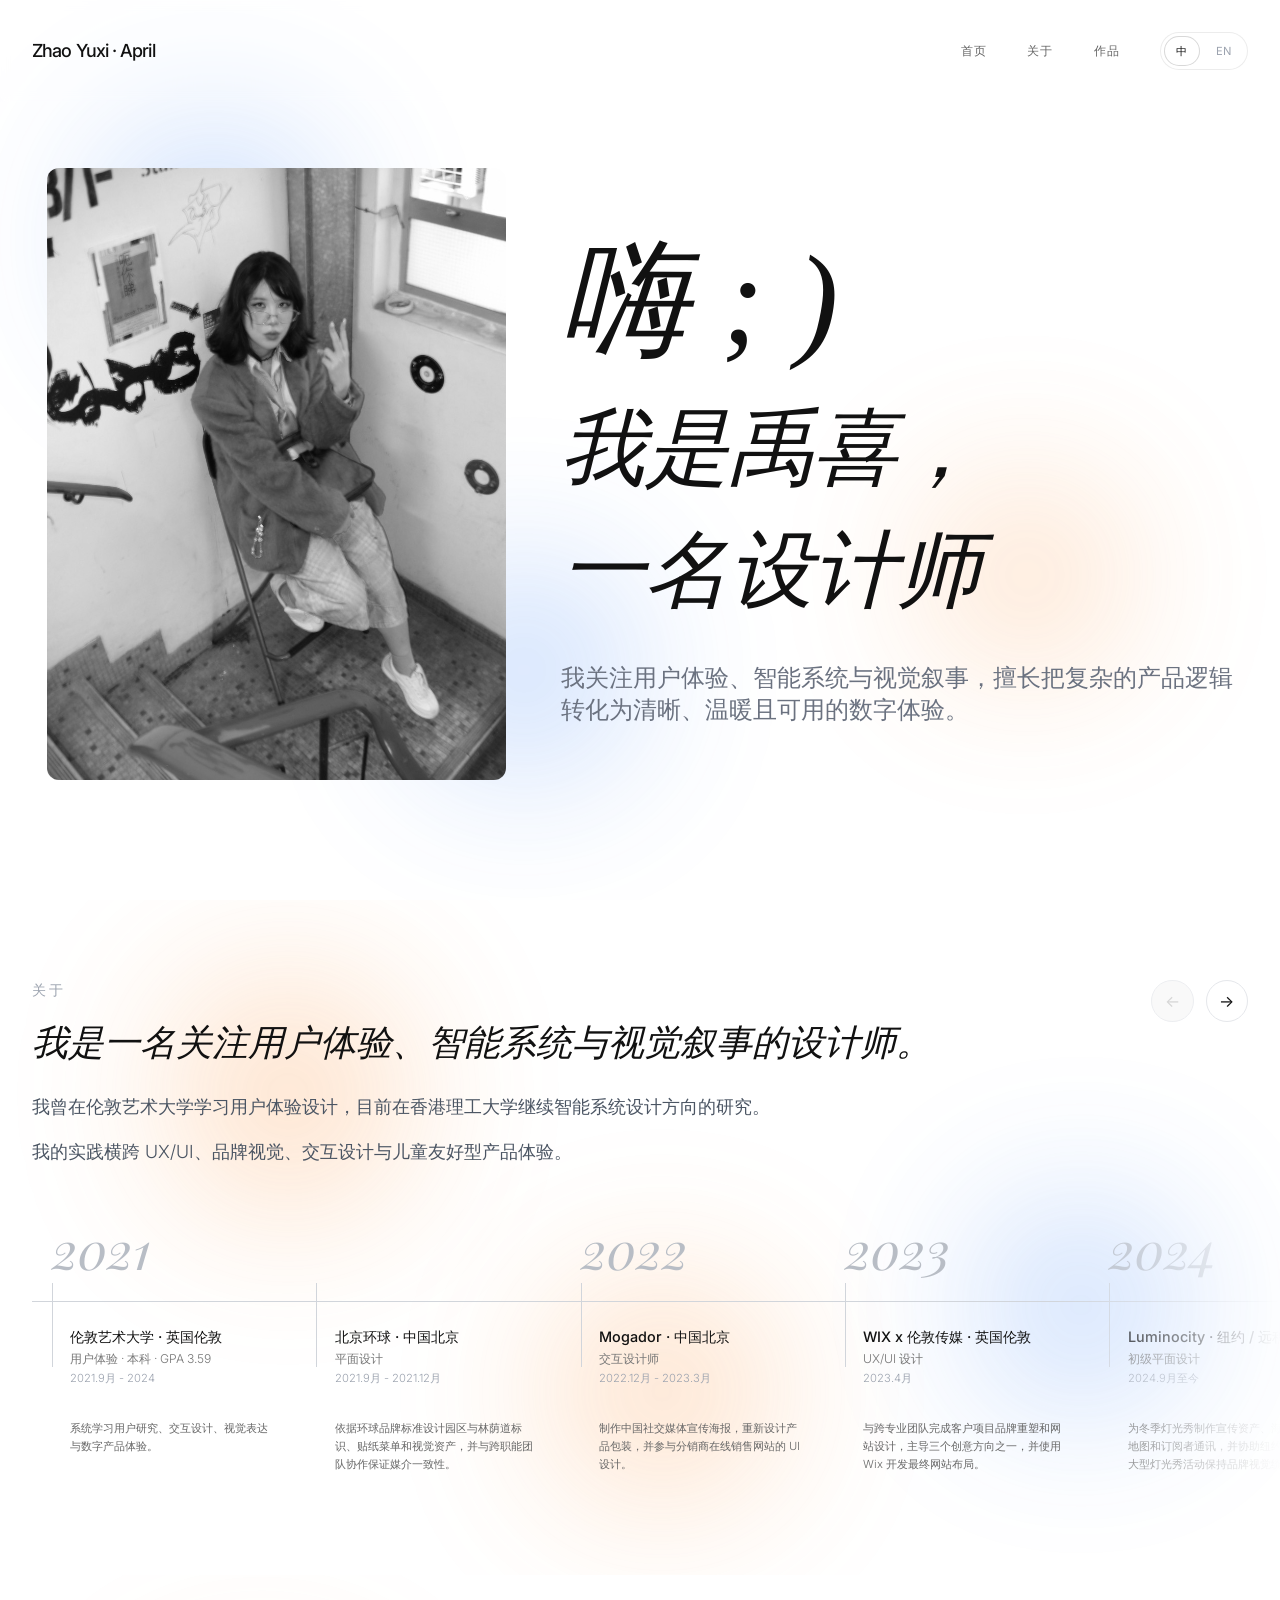
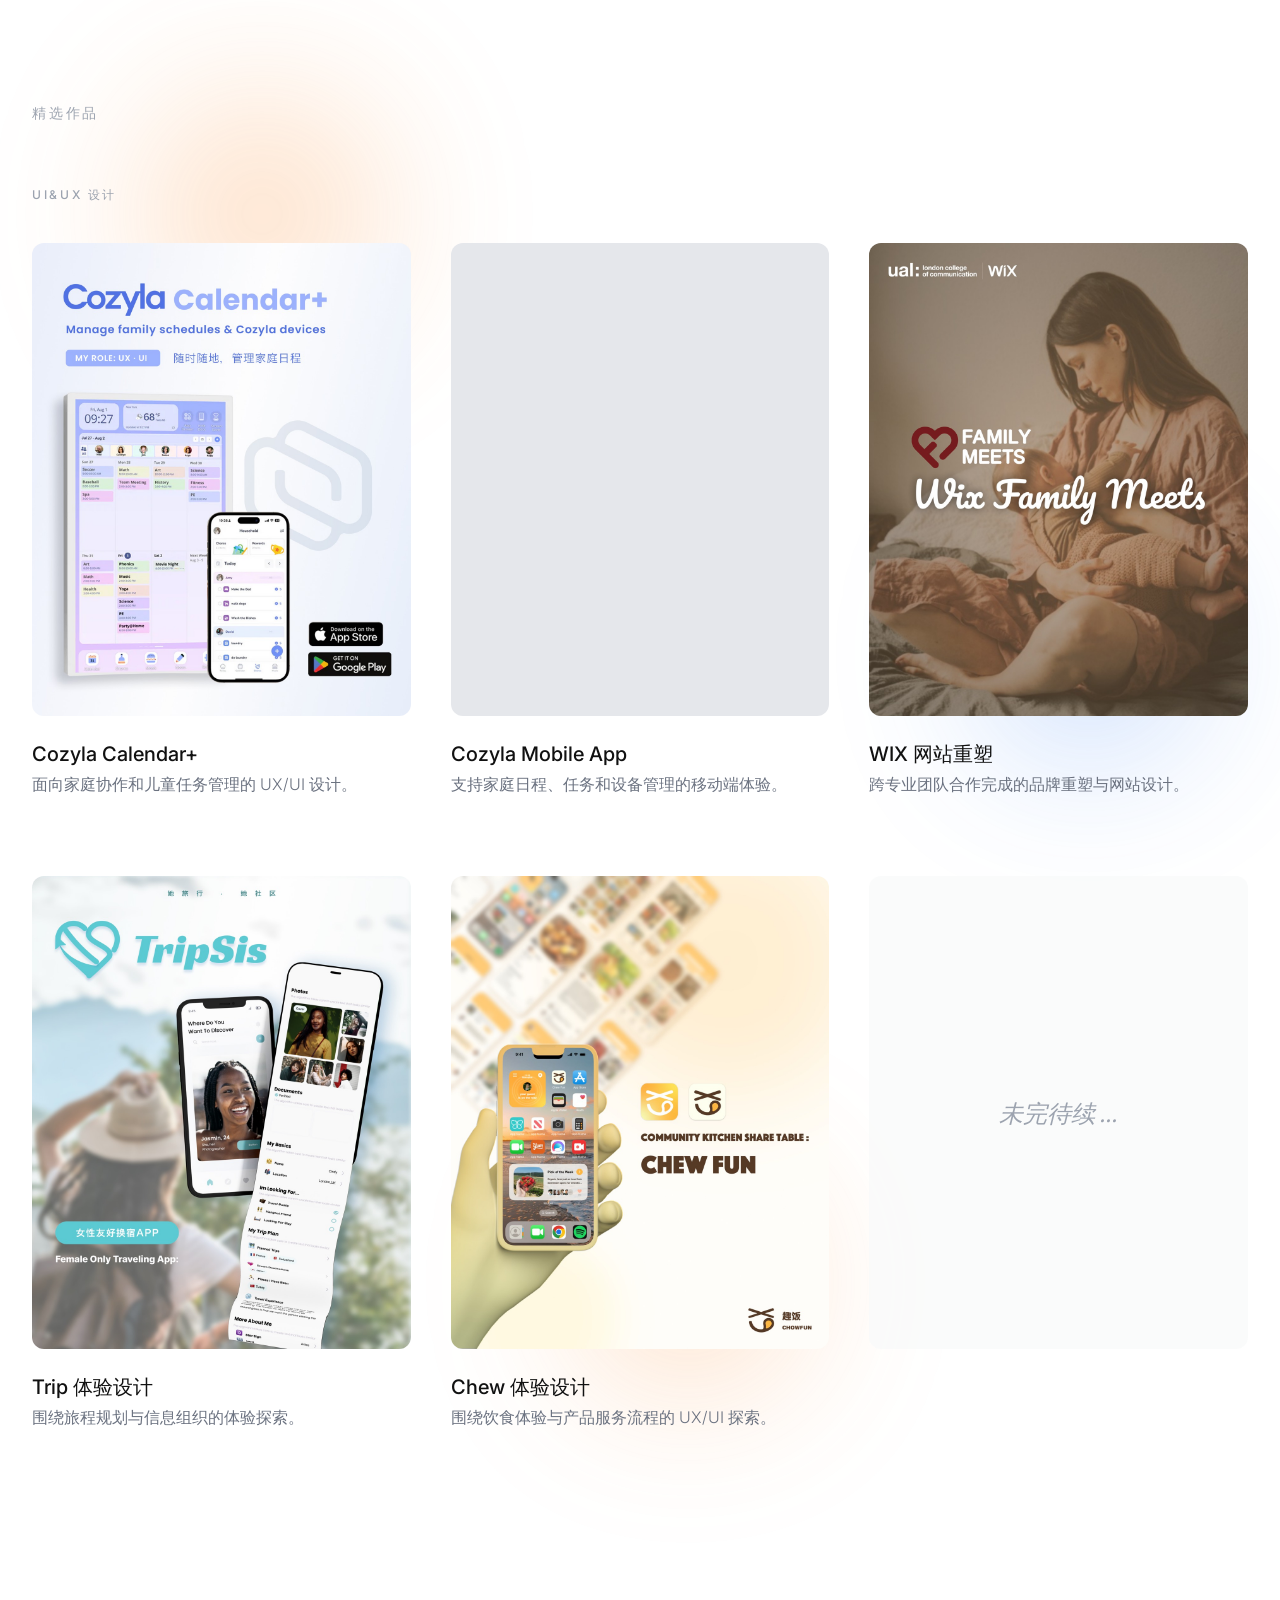
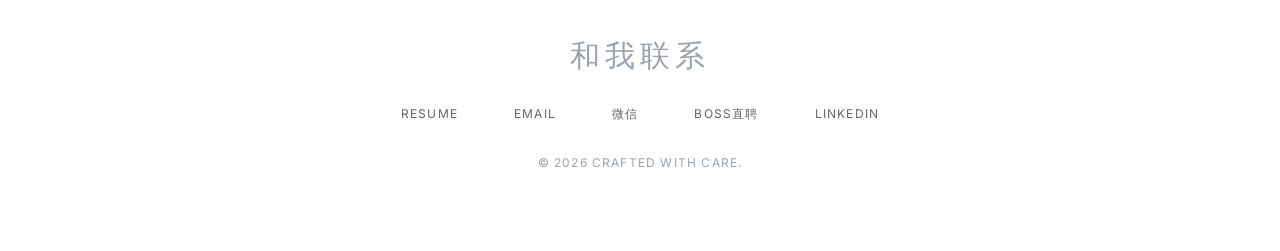
<file: index.html>
<!DOCTYPE html>
<html lang="en">
<head>
    <meta charset="UTF-8">
    <meta name="viewport" content="width=device-width, initial-scale=1.0">
    <title>Zhao Yuxi · April | Portfolio</title>
    <script>
        const portfolioNavigation = performance.getEntriesByType('navigation')[0];
        window.__portfolioIsReload = portfolioNavigation ? portfolioNavigation.type === 'reload' : performance.navigation?.type === 1;
        if ('scrollRestoration' in history) {
            history.scrollRestoration = 'manual';
        }
        if (window.__portfolioIsReload) {
            window.scrollTo(0, 0);
        }
    </script>
    <link rel="stylesheet" href="assets/tailwind.css">
    <link rel="preconnect" href="https://fonts.googleapis.com">
    <link rel="preconnect" href="https://fonts.gstatic.com" crossorigin>
    <link href="https://fonts.googleapis.com/css2?family=Inter:wght@300;400;500;600&family=Playfair+Display:ital,wght@0,400;0,600;1,400&display=swap" rel="stylesheet">
    <style>
        :root { --bg-color: #ffffff; --text-main: #111111; --text-muted: #666666; }
        body { font-family: 'Inter', sans-serif; background-color: var(--bg-color); color: var(--text-main); scroll-behavior: smooth; }
        .serif { font-family: 'Playfair Display', serif; }
        .nav-link { font-size: 0.75rem; text-transform: uppercase; letter-spacing: 0.1em; color: var(--text-muted); transition: color 0.3s ease; }
        .nav-link:hover { color: var(--text-main); }
        .language-toggle { display: flex; align-items: center; gap: 0.25rem; padding: 0.2rem; border: 1px solid rgba(17, 17, 17, 0.08); border-radius: 9999px; background: rgba(255, 255, 255, 0.18); backdrop-filter: blur(10px); -webkit-backdrop-filter: blur(10px); }
        .language-toggle button { min-width: 2.25rem; padding: 0.35rem 0.65rem; border: 1px solid transparent; border-radius: 9999px; font-size: 0.7rem; letter-spacing: 0.08em; color: #9ca3af; background: transparent; transition: background-color 0.25s ease, color 0.25s ease, border-color 0.25s ease; }
        .language-toggle button.is-active { background: rgba(255, 255, 255, 0.86); border-color: rgba(17, 17, 17, 0.16); color: var(--text-main); }
        .project-card { transition: opacity 0.4s ease; cursor: pointer; }
        .project-card:hover { opacity: 0.8; }
        .project-cover,
        .project-cover img {
            cursor: none !important;
        }
        .custom-cursor {
            position: fixed;
            top: 0;
            left: 0;
            display: none;
            align-items: center;
            justify-content: center;
            width: 120px;
            height: 36px;
            padding: 0 14px;
            background: rgba(255, 255, 255, 0.3);
            border: 1px solid rgba(255, 255, 255, 0.55);
            backdrop-filter: blur(12px);
            -webkit-backdrop-filter: blur(12px);
            box-shadow: 0 12px 30px rgba(0, 0, 0, 0.08);
            border-radius: 9999px;
            color: #111111;
            font-size: 0.85rem;
            font-family: 'Playfair Display', serif;
            font-style: italic;
            letter-spacing: 0.05em;
            text-transform: none;
            pointer-events: none;
            transform: translate(-50%, -50%);
            z-index: 9999;
        }
        .custom-cursor::before {
            content: "LET'S GO";
        }
        .page-reveal { opacity: 0; transform: translateY(48px); transition: opacity 0.9s ease, transform 0.9s ease; }
        .page-reveal.is-visible { opacity: 1; transform: translateY(0); }
        .hero-title { font-family: 'Songti SC', 'STSong', 'SimSun', serif; font-style: italic; font-weight: 200; line-height: 1.22; color: var(--text-main); }
        html[lang="en"] .hero-title { font-family: 'Playfair Display', serif; font-weight: 400; }
        .hero-title-line { display: block; }
        .hero-title-line + .hero-title-line { margin-top: 0.22em; }
        .hero-title-sub { font-size: 0.66em; }
        .section-padding { padding-top: 8rem; padding-bottom: 8rem; }

        /* Floating Orbs Background */
        .orbs-container { position: absolute; width: 100%; height: 100%; top: 0; left: 0; overflow: hidden; z-index: 0; pointer-events: none; }
        .orb { position: absolute; border-radius: 50%; filter: blur(80px); opacity: 0.6; transition: transform 0.1s ease-out; }
        .orb-blue { background: radial-gradient(circle, rgba(59, 130, 246, 0.8) 0%, rgba(59, 130, 246, 0) 70%); }
        .orb-orange { background: radial-gradient(circle, rgba(251, 146, 60, 0.8) 0%, rgba(251, 146, 60, 0) 70%); }

        @keyframes float1 { 0%, 100% { transform: translate(0, 0); } 33% { transform: translate(80px, -120px); } 66% { transform: translate(-100px, 80px); } }
        @keyframes float2 { 0%, 100% { transform: translate(0, 0); } 33% { transform: translate(-100px, 100px); } 66% { transform: translate(120px, -80px); } }
        @keyframes float3 { 0%, 100% { transform: translate(0, 0); } 33% { transform: translate(60px, 90px); } 66% { transform: translate(-90px, -60px); } }

        .orb-1 { animation: float1 15s ease-in-out infinite; }
        .orb-2 { animation: float2 18s ease-in-out infinite; }
        .orb-3 { animation: float3 20s ease-in-out infinite; }

        #home,
        #design,
        #about { position: relative; overflow: hidden; }
        #home > .orbs-container,
        #design > .orbs-container,
        #about > .orbs-container { z-index: 0; }
        #home > .home-inner, 
        #design > .max-w-7xl,
        #about > .max-w-7xl { position: relative; z-index: 10; }
        .home-portrait { max-height: 68vh; min-height: 28rem; }
        .about-heading { display: flex; align-items: flex-start; justify-content: space-between; gap: 2rem; }
        .about-title { white-space: nowrap; }
        .timeline-controls { display: flex; align-items: flex-start; gap: 0.75rem; }
        .timeline-control-group { text-align: center; }
        .timeline-arrow {
            width: 2.65rem;
            height: 2.65rem;
            border: 1px solid #e5e7eb;
            border-radius: 9999px;
            display: inline-flex;
            align-items: center;
            justify-content: center;
            color: #111111;
            transition: background-color 0.25s ease, color 0.25s ease, opacity 0.25s ease, transform 0.25s ease;
        }
        .timeline-arrow:hover { background-color: #f5f5f5; transform: translateY(-2px); }
        .timeline-arrow.is-disabled { color: #c7c7c7; background: #f7f7f7; cursor: default; opacity: 0.72; }
        .timeline-arrow.is-disabled:hover { transform: none; }
        .timeline-message { display: none; }
        #about { padding-top: 5rem; padding-bottom: 4rem; }
        .timeline-shell { position: relative; margin-top: 1.5rem; margin-right: calc(50% - 50vw); }
        .timeline-auto-zone { position: absolute; top: -3rem; width: 8rem; height: calc(100% + 3rem); z-index: 11; }
        .timeline-auto-zone.is-left { left: calc(50% - 50vw); width: calc(8rem + 50vw - 50%); }
        .timeline-auto-zone.is-right { right: 0; }
        .timeline { position: relative; overflow-x: auto; overflow-y: hidden; padding: 0.25rem 0 1rem; scrollbar-width: none; -webkit-mask-image: linear-gradient(90deg, #000 0%, #000 calc(100% - 14rem), transparent 100%); mask-image: linear-gradient(90deg, #000 0%, #000 calc(100% - 14rem), transparent 100%); }
        .timeline::-webkit-scrollbar { display: none; }
        .timeline-track { position: relative; display: grid; grid-template-columns: repeat(7, minmax(250px, 1fr)); min-width: 1850px; min-height: 300px; align-items: stretch; }
        .timeline-track::before { content: ""; position: absolute; left: 0; right: 0; top: 6.65rem; height: 1px; background: #d1d5db; }
        .timeline-item { position: relative; padding: 0 1.25rem; transform-origin: top center; transition: opacity 0.35s ease, transform 0.35s ease; }
        .timeline-item::before { content: ""; position: absolute; left: 1.25rem; top: 5.5rem; width: 1px; height: 5.25rem; background: #d1d5db; }
        .timeline-item::after { content: ""; position: absolute; left: 1.25rem; top: 7.7rem; width: 1px; height: 2rem; background: repeating-linear-gradient(to bottom, #d1d5db 0 8px, transparent 8px 14px); }
        .timeline-content { position: relative; max-width: 240px; padding-top: 8.25rem; padding-left: 1.15rem; }
        .timeline:hover .timeline-item { opacity: 0.25; }
        .timeline .timeline-item:hover { opacity: 1; transform: scale(1.08); z-index: 5; }
        .timeline-date { position: absolute; top: 1.8rem; left: 0; font-family: 'Playfair Display', serif; font-style: italic; font-size: 3.25rem; line-height: 1; letter-spacing: 0; color: #b8bdc5; margin-bottom: 0; font-weight: 400; }
        .timeline-date.is-empty { visibility: hidden; }
        .timeline-title { font-size: 0.9rem; line-height: 1.4; font-weight: 500; color: #111111; }
        .timeline-role { margin-top: 0.2rem; color: #777777; font-size: 0.76rem; line-height: 1.5; font-weight: 300; }
        .timeline-period { margin-top: 0.15rem; color: #9ca3af; font-size: 0.7rem; line-height: 1.5; font-weight: 300; }
        .timeline-detail { margin-top: 2.05rem; color: #666666; font-size: 0.7rem; line-height: 1.6; font-weight: 300; }
        .copy-toast { position: fixed; left: 50%; bottom: 2rem; transform: translate(-50%, 1rem); opacity: 0; pointer-events: none; padding: 0.7rem 1rem; border: 1px solid #eeeeee; border-radius: 9999px; background: rgba(255, 255, 255, 0.9); color: #111111; font-size: 0.8rem; letter-spacing: 0.08em; transition: opacity 0.25s ease, transform 0.25s ease; z-index: 10000; }
        .copy-toast.is-visible { opacity: 1; transform: translate(-50%, 0); }
    </style>
</head>
<body class="antialiased">

    <nav class="fixed top-0 w-full z-50 bg-transparent backdrop-blur-sm">
        <div class="max-w-7xl mx-auto px-8 py-8 flex justify-between items-center">
            <a href="#home" class="text-lg font-medium tracking-tighter">Zhao Yuxi · April</a>
            <div class="flex items-center space-x-10">
                <div class="flex space-x-10">
                    <a href="#home" class="nav-link" data-i18n="nav.home">Home</a>
                    <a href="#about" class="nav-link" data-i18n="nav.about">About</a>
                    <a href="#design" class="nav-link" data-i18n="nav.design">Design</a>
                </div>
                <div class="language-toggle" aria-label="Language switcher">
                    <button type="button" class="is-active" aria-pressed="true" data-lang="zh">中</button>
                    <button type="button" aria-pressed="false" data-lang="en">EN</button>
                </div>
            </div>
        </div>
    </nav>

    <section id="home" class="min-h-screen flex items-center px-8 pt-28 pb-16">
        <div class="orbs-container">
            <div class="orb orb-blue orb-1" style="width: 300px; height: 300px; top: 10%; left: 5%;"></div>
            <div class="orb orb-orange orb-2" style="width: 250px; height: 250px; top: 50%; right: 10%;"></div>
            <div class="orb orb-blue orb-3" style="width: 280px; height: 280px; bottom: 10%; left: 30%;"></div>
        </div>
        <div class="home-inner max-w-7xl mx-auto grid grid-cols-1 md:grid-cols-12 gap-12 items-center">
            <div class="md:col-span-5">
                <div class="home-portrait aspect-[3/4] bg-gray-100 overflow-hidden rounded-xl grayscale hover:grayscale-0 transition duration-700">
                    <img loading="eager" fetchpriority="high" decoding="async" src="optimized/portrait.jpg" alt="Portrait of Zhao Yuxi" class="w-full h-full object-cover" />
                </div>
            </div>
            <div class="md:col-span-7 text-left">
                <h1 class="hero-title text-7xl md:text-9xl mb-10">
                    <span data-i18n-html="hero.title"><span class="hero-title-line">嗨 ; )</span><span class="hero-title-line hero-title-sub">我是禹喜，</span><span class="hero-title-line hero-title-sub">一名设计师</span></span>
                </h1>
                <p class="text-xl md:text-2xl font-light text-gray-500 leading-relaxed max-w-2xl">
                    <span data-i18n="hero.body">This is where you place your core positioning statement. Focus on high-level impact and the unique intersection of your skills.</span>
                </p>
            </div>
        </div>
    </section>

    <section id="about" class="section-padding px-8">
        <div class="orbs-container">
            <div class="orb orb-orange orb-1" style="width: 320px; height: 320px; top: 5%; left: 10%;"></div>
            <div class="orb orb-blue orb-2" style="width: 270px; height: 270px; top: 40%; right: 5%;"></div>
            <div class="orb orb-orange orb-3" style="width: 300px; height: 300px; bottom: 5%; left: 40%;"></div>
        </div>
        <div class="max-w-7xl mx-auto">
            <div class="about-heading">
                <div class="flex-1 min-w-0">
                    <p class="text-sm uppercase tracking-[0.2em] text-gray-400 font-medium mb-5" data-i18n="about.label">About</p>
                    <h2 class="about-title text-4xl serif italic mb-8" data-i18n="about.title">我是一名关注用户体验、智能系统与视觉叙事的设计师。</h2>
                    <div class="space-y-4 text-lg font-light text-gray-600 leading-relaxed">
                        <p data-i18n="about.body">我曾在伦敦艺术大学学习用户体验设计，目前在香港理工大学继续智能系统设计方向的研究。</p>
                        <p data-i18n="about.practice">我的实践横跨 UX/UI、品牌视觉、交互设计与儿童友好型产品体验。</p>
                    </div>
                </div>
                <div class="timeline-controls" aria-label="Timeline controls">
                    <div class="timeline-control-group">
                        <button type="button" class="timeline-arrow" data-timeline-prev aria-label="Previous timeline page">←</button>
                        <p class="timeline-message" data-timeline-prev-message></p>
                    </div>
                    <div class="timeline-control-group">
                        <button type="button" class="timeline-arrow" data-timeline-next aria-label="Next timeline page">→</button>
                        <p class="timeline-message" data-timeline-next-message></p>
                    </div>
                </div>
            </div>

            <div class="timeline-shell">
                <div class="timeline-auto-zone is-left" data-timeline-auto-zone data-direction="-1"></div>
                <div class="timeline-auto-zone is-right" data-timeline-auto-zone data-direction="1"></div>
                <div class="timeline" data-timeline>
                    <div class="timeline-track">
                        <div class="timeline-item">
                            <div class="timeline-content">
                                <p class="timeline-date">2021</p>
                                <h3 class="timeline-title" data-i18n="timeline.ual.title">伦敦艺术大学 · 英国伦敦</h3>
                                <p class="timeline-role" data-i18n="timeline.ual.role">用户体验 · 本科 · GPA 3.59</p>
                                <p class="timeline-period" data-i18n="timeline.ual.period">2021.9月 - 2024</p>
                                <p class="timeline-detail" data-i18n="timeline.ual.detail">系统学习用户研究、交互设计、视觉表达与数字产品体验。</p>
                            </div>
                        </div>
                        <div class="timeline-item">
                            <div class="timeline-content">
                                <p class="timeline-date is-empty">2021</p>
                                <h3 class="timeline-title" data-i18n="timeline.universal.title">北京环球 · 中国北京</h3>
                                <p class="timeline-role" data-i18n="timeline.universal.role">平面设计</p>
                                <p class="timeline-period" data-i18n="timeline.universal.period">2021.9月 - 2021.12月</p>
                                <p class="timeline-detail" data-i18n="timeline.universal.detail">依据环球品牌标准设计园区与林荫道标识、贴纸菜单和视觉资产，并与跨职能团队协作保证媒介一致性。</p>
                            </div>
                        </div>
                        <div class="timeline-item">
                            <div class="timeline-content">
                                <p class="timeline-date">2022</p>
                                <h3 class="timeline-title" data-i18n="timeline.mogador.title">Mogador · 中国北京</h3>
                                <p class="timeline-role" data-i18n="timeline.mogador.role">交互设计师</p>
                                <p class="timeline-period" data-i18n="timeline.mogador.period">2022.12月 - 2023.3月</p>
                                <p class="timeline-detail" data-i18n="timeline.mogador.detail">制作中国社交媒体宣传海报，重新设计产品包装，并参与分销商在线销售网站的 UI 设计。</p>
                            </div>
                        </div>
                        <div class="timeline-item">
                            <div class="timeline-content">
                                <p class="timeline-date">2023</p>
                                <h3 class="timeline-title" data-i18n="timeline.wix.title">WIX x 伦敦传媒 · 英国伦敦</h3>
                                <p class="timeline-role" data-i18n="timeline.wix.role">UX/UI 设计</p>
                                <p class="timeline-period" data-i18n="timeline.wix.period">2023.4月</p>
                                <p class="timeline-detail" data-i18n="timeline.wix.detail">与跨专业团队完成客户项目品牌重塑和网站设计，主导三个创意方向之一，并使用 Wix 开发最终网站布局。</p>
                            </div>
                        </div>
                        <div class="timeline-item">
                            <div class="timeline-content">
                                <p class="timeline-date">2024</p>
                                <h3 class="timeline-title" data-i18n="timeline.lumino.title">Luminocity · 纽约 / 远程</h3>
                                <p class="timeline-role" data-i18n="timeline.lumino.role">初级平面设计</p>
                                <p class="timeline-period" data-i18n="timeline.lumino.period">2024.9月至今</p>
                                <p class="timeline-detail" data-i18n="timeline.lumino.detail">为冬季灯光秀制作宣传资产、海报、公园地图和订阅者通讯，并协助纽约与新泽西大型灯光秀活动保持品牌视觉统一。</p>
                            </div>
                        </div>
                        <div class="timeline-item">
                            <div class="timeline-content">
                                <p class="timeline-date">2025</p>
                                <h3 class="timeline-title" data-i18n="timeline.cozyla.title">Cozyla · 北京</h3>
                                <p class="timeline-role" data-i18n="timeline.cozyla.role">用户体验设计师</p>
                                <p class="timeline-period" data-i18n="timeline.cozyla.period">2025.2月 - 2025.8月</p>
                                <p class="timeline-detail" data-i18n="timeline.cozyla.detail">负责 Chores 从 1.0 到 2.0 的体验升级，优化产品逻辑与视觉效果，创作儿童友好动画，并设计移动端 APP、Calendar+ launcher 系统与新用户高亮引导。</p>
                            </div>
                        </div>
                        <div class="timeline-item">
                            <div class="timeline-content">
                                <p class="timeline-date is-empty">2025</p>
                                <h3 class="timeline-title" data-i18n="timeline.polyu.title">香港理工大学 · 中国香港</h3>
                                <p class="timeline-role" data-i18n="timeline.polyu.role">智能系统设计 · 硕士</p>
                                <p class="timeline-period" data-i18n="timeline.polyu.period">2025 - 2026</p>
                                <p class="timeline-detail" data-i18n="timeline.polyu.detail">继续探索智能系统、交互体验与面向未来的产品服务设计。</p>
                            </div>
                        </div>
                    </div>
                </div>
            </div>
        </div>
    </section>

    <section id="design" class="section-padding px-8">
        <div class="orbs-container">
            <div class="orb orb-orange orb-1" style="width: 320px; height: 320px; top: 5%; left: 8%;"></div>
            <div class="orb orb-blue orb-2" style="width: 280px; height: 280px; top: 34%; right: 4%;"></div>
            <div class="orb orb-orange orb-3" style="width: 300px; height: 300px; bottom: 8%; left: 42%;"></div>
        </div>
        <div class="max-w-7xl mx-auto">
            <div class="flex justify-between items-end mb-16">
                <h2 class="text-sm uppercase tracking-[0.2em] text-gray-400 font-medium" data-i18n="works.heading">Selected Works</h2>
            </div>
            
            <div class="space-y-28">
                <div>
                    <h3 class="text-xs uppercase tracking-[0.22em] text-gray-400 font-medium mb-10" data-i18n="works.category.ui">UI&UX 设计</h3>
                    <div class="grid grid-cols-1 md:grid-cols-3 gap-x-10 gap-y-20">
                
                        <a href="project-detail.html" class="project-card space-y-6 block group">
                            <div class="aspect-[4/5] overflow-hidden rounded-xl bg-gray-200 project-cover">
                                <img loading="lazy" decoding="async" src="optimized/project1-cover.jpg" alt="Cozyla Calendar cover" class="w-full h-full object-cover transition duration-500 group-hover:scale-[1.02]" />
                            </div>
                            <div class="space-y-1">
                                <h3 class="text-xl font-medium" data-i18n="project.one.title">Project Title One</h3>
                                <p class="text-gray-500 font-light" data-i18n="project.one.desc">Short description of the impact and role.</p>
                            </div>
                        </a>

                        <a href="project2-detail.html" class="project-card space-y-6 block group">
                            <div class="aspect-[4/5] overflow-hidden rounded-xl bg-gray-200 project-cover">
                                <img loading="lazy" decoding="async" src="optimized/project2-cover.jpg" alt="Cozyla Mobile App cover" class="w-full h-full object-cover transition duration-500 group-hover:scale-[1.02]" />
                            </div>
                            <div class="space-y-1">
                                <h3 class="text-xl font-medium" data-i18n="project.two.title">Project Title Two</h3>
                                <p class="text-gray-500 font-light" data-i18n="project.two.desc">Short description of the impact and role.</p>
                            </div>
                        </a>

                        <a href="project3-detail.html" class="project-card space-y-6 block group">
                            <div class="aspect-[4/5] overflow-hidden rounded-xl bg-gray-200 project-cover">
                                <img loading="lazy" decoding="async" src="optimized/project3-cover.jpg" alt="Wix project cover" class="w-full h-full object-cover transition duration-500 group-hover:scale-[1.02]" />
                            </div>
                            <div class="space-y-1">
                                <h3 class="text-xl font-medium" data-i18n="project.three.title">Project Title Three</h3>
                                <p class="text-gray-500 font-light" data-i18n="project.three.desc">Short description of the impact and role.</p>
                            </div>
                        </a>

                        <a href="project4-detail.html" class="project-card space-y-6 block group">
                            <div class="aspect-[4/5] overflow-hidden rounded-xl bg-gray-200 project-cover">
                                <img loading="lazy" decoding="async" src="optimized/project4-cover.jpg" alt="Trip project cover" class="w-full h-full object-cover transition duration-500 group-hover:scale-[1.02]" />
                            </div>
                            <div class="space-y-1">
                                <h3 class="text-xl font-medium" data-i18n="project.four.title">Project Title Four</h3>
                                <p class="text-gray-500 font-light" data-i18n="project.four.desc">Short description of the impact and role.</p>
                            </div>
                        </a>

                        <a href="project5-detail.html" class="project-card space-y-6 block group">
                            <div class="aspect-[4/5] overflow-hidden rounded-xl bg-gray-200 project-cover">
                                <img loading="lazy" decoding="async" src="optimized/project5-cover.jpg" alt="Chew project cover" class="w-full h-full object-cover transition duration-500 group-hover:scale-[1.02]" />
                            </div>
                            <div class="space-y-1">
                                <h3 class="text-xl font-medium" data-i18n="project.five.title">Chew 体验设计</h3>
                                <p class="text-gray-500 font-light" data-i18n="project.five.desc">围绕饮食体验与产品服务流程的 UX/UI 探索。</p>
                            </div>
                        </a>

                        <article class="space-y-6 block">
                            <div class="aspect-[4/5] rounded-xl bg-gray-50/80 flex items-center justify-center">
                                <p class="serif italic text-2xl font-light text-gray-400" data-i18n="project.placeholder.title">未完待续 ...</p>
                            </div>
                        </article>

                    </div>
                </div>

                <div hidden>
                    <h3 class="text-xs uppercase tracking-[0.22em] text-gray-400 font-medium mb-10" data-i18n="works.category.brand">品牌&商业设计</h3>
                    <div class="grid grid-cols-1 md:grid-cols-3 gap-x-10 gap-y-20">
                        <article class="project-card space-y-6 block group">
                            <div class="aspect-[4/5] overflow-hidden rounded-xl bg-gray-100">
                                <img loading="lazy" decoding="async" src="crown.png" alt="Brand design cover" class="w-full h-full object-contain p-16 transition duration-500 group-hover:scale-[1.02]" />
                            </div>
                            <div class="space-y-1">
                                <h3 class="text-xl font-medium" data-i18n="brand.one.title">品牌视觉系统</h3>
                                <p class="text-gray-500 font-light" data-i18n="brand.one.desc">围绕商业场景的品牌识别、视觉资产与传播设计。</p>
                            </div>
                        </article>
                        <article class="project-card space-y-6 block group">
                            <div class="aspect-[4/5] overflow-hidden rounded-xl bg-gray-100">
                                <img loading="lazy" decoding="async" src="crown.png" alt="Brand design placeholder" class="w-full h-full object-contain p-16 transition duration-500 group-hover:scale-[1.02]" />
                            </div>
                            <div class="space-y-1">
                                <h3 class="text-xl font-medium" data-i18n="brand.two.title">商业视觉设计</h3>
                                <p class="text-gray-500 font-light" data-i18n="brand.two.desc">面向活动、宣传与商业传播的视觉设计占位项目。</p>
                            </div>
                        </article>
                    </div>
                </div>

                <div hidden>
                    <h3 class="text-xs uppercase tracking-[0.22em] text-gray-400 font-medium mb-10" data-i18n="works.category.illustration">插画</h3>
                    <div class="grid grid-cols-1 md:grid-cols-3 gap-x-10 gap-y-20">
                        <article class="project-card space-y-6 block group">
                            <div class="aspect-[4/5] overflow-hidden rounded-xl bg-gray-100">
                                <img loading="lazy" decoding="async" src="lets%20go.png" alt="Illustration cover" class="w-full h-full object-contain p-16 transition duration-500 group-hover:scale-[1.02]" />
                            </div>
                            <div class="space-y-1">
                                <h3 class="text-xl font-medium" data-i18n="illustration.one.title">角色与视觉插画</h3>
                                <p class="text-gray-500 font-light" data-i18n="illustration.one.desc">以亲和、轻盈的图形语言构建角色、图标和叙事画面。</p>
                            </div>
                        </article>
                    </div>
                </div>
            </div>
        </div>
    </section>

    <footer class="py-20 px-8 text-center">
        <h2 class="text-3xl font-light tracking-[0.16em] text-gray-400 mb-8" data-i18n="contact.heading">和我联系</h2>
        <div class="flex justify-center space-x-14 mb-8">
            <a href="赵禹喜中文简历.pdf" class="nav-link" data-resume-link data-i18n="contact.resume" download="赵禹喜中文简历.pdf">Resume</a>
            <button type="button" class="nav-link" data-copy-email="aaaapril0408@gmail.com" data-i18n="contact.email">Email</button>
            <button type="button" class="nav-link" data-copy-text="A3155777April_" data-i18n="contact.wechat">微信</button>
            <a href="https://m.zhipin.com/mpa/html/resume-detail?sid=self&securityId=9ZDskJaxMvUJu-r1CrJSdesEu7koujz8Lm5qDAAj3snpWpycpnQDSF1xtxR-er2xOCGGNX3Jrte0m1jw7VMqyNu8yfe06IlyEYJgysR3gLk-k3RWI8Vk5kTnkt7GLuctaqV6T0Bz5mK94PzvwKsxt2ortsrjcP-Q3-ew" class="nav-link" data-i18n="contact.boss" target="_blank" rel="noopener noreferrer">BOSS直聘</a>
            <a href="https://www.linkedin.com/in/%E7%A6%B9%E5%96%9C-%E8%B5%B5-393504244" class="nav-link" data-i18n="contact.linkedin" target="_blank" rel="noopener noreferrer">LinkedIn</a>
        </div>
        <p class="text-xs uppercase tracking-widest text-gray-400">&copy; 2026 Crafted with care.</p>
    </footer>
    <div class="copy-toast" data-copy-toast data-i18n="copy.toast">已复制成功</div>

    <script>
        // Orb mouse avoidance effect
        document.addEventListener('mousemove', (e) => {
            const mouseX = e.clientX;
            const mouseY = e.clientY;
            const avoidDistance = 150;

            const orbs = document.querySelectorAll('.orb');
            orbs.forEach(orb => {
                const rect = orb.getBoundingClientRect();
                const orbCenterX = rect.left + rect.width / 2;
                const orbCenterY = rect.top + rect.height / 2;

                const dx = orbCenterX - mouseX;
                const dy = orbCenterY - mouseY;
                const distance = Math.sqrt(dx * dx + dy * dy);

                if (distance < avoidDistance) {
                    const angle = Math.atan2(dy, dx);
                    const force = (avoidDistance - distance) / avoidDistance;
                    const moveX = Math.cos(angle) * force * 80;
                    const moveY = Math.sin(angle) * force * 80;

                    orb.style.transform = `translate(${moveX}px, ${moveY}px)`;
                } else {
                    orb.style.transform = 'translate(0, 0)';
                }
            });
        });

        const pageRevealObserver = new IntersectionObserver((entries) => {
            entries.forEach((entry) => {
                if (entry.isIntersecting) {
                    entry.target.classList.add('is-visible');
                    pageRevealObserver.unobserve(entry.target);
                }
            });
        }, { threshold: 0.14 });

        document.querySelectorAll('#home .home-inner, #design .flex.justify-between, #design .space-y-28 > div, #about .about-heading, #about .timeline-shell, footer').forEach((element) => {
            element.classList.add('page-reveal');
            pageRevealObserver.observe(element);
        });

        const customCursor = document.createElement('div');
        customCursor.className = 'custom-cursor';
        document.body.appendChild(customCursor);

        document.querySelectorAll('.project-cover').forEach((cover) => {
            cover.addEventListener('mouseenter', () => {
                customCursor.style.display = 'flex';
            });
            cover.addEventListener('mouseleave', () => {
                customCursor.style.display = 'none';
            });
            cover.addEventListener('mousemove', (event) => {
                customCursor.style.left = `${event.clientX}px`;
                customCursor.style.top = `${event.clientY}px`;
            });
        });

        const translations = {
            zh: {
                'nav.home': '首页',
                'nav.about': '关于',
                'nav.design': '作品',
                'hero.title': '<span class="hero-title-line">嗨 ; )</span><span class="hero-title-line hero-title-sub">我是禹喜，</span><span class="hero-title-line hero-title-sub">一名设计师</span>',
                'hero.body': '我关注用户体验、智能系统与视觉叙事，擅长把复杂的产品逻辑转化为清晰、温暖且可用的数字体验。',
                'works.heading': '精选作品',
                'works.category.ui': 'UI&UX 设计',
                'works.category.brand': '品牌&商业设计',
                'works.category.illustration': '插画',
                'project.one.title': 'Cozyla Calendar+',
                'project.one.desc': '面向家庭协作和儿童任务管理的 UX/UI 设计。',
                'project.two.title': 'Cozyla Mobile App',
                'project.two.desc': '支持家庭日程、任务和设备管理的移动端体验。',
                'project.three.title': 'WIX 网站重塑',
                'project.three.desc': '跨专业团队合作完成的品牌重塑与网站设计。',
                'project.four.title': 'Trip 体验设计',
                'project.four.desc': '围绕旅程规划与信息组织的体验探索。',
                'project.five.title': 'Chew 体验设计',
                'project.five.desc': '围绕饮食体验与产品服务流程的 UX/UI 探索。',
                'project.placeholder.title': '未完待续 ...',
                'brand.one.title': '品牌视觉系统',
                'brand.one.desc': '围绕商业场景的品牌识别、视觉资产与传播设计。',
                'brand.two.title': '商业视觉设计',
                'brand.two.desc': '面向活动、宣传与商业传播的视觉设计占位项目。',
                'illustration.one.title': '角色与视觉插画',
                'illustration.one.desc': '以亲和、轻盈的图形语言构建角色、图标和叙事画面。',
                'about.label': '关于',
                'about.title': '我是一名关注用户体验、智能系统与视觉叙事的设计师。',
                'about.body': '我曾在伦敦艺术大学学习用户体验设计，目前在香港理工大学继续智能系统设计方向的研究。',
                'about.practice': '我的实践横跨 UX/UI、品牌视觉、交互设计与儿童友好型产品体验。',
                'timeline.ual.title': '伦敦艺术大学 · 英国伦敦',
                'timeline.ual.role': '用户体验 · 本科 · GPA 3.59',
                'timeline.ual.period': '2021.9月 - 2024',
                'timeline.ual.detail': '系统学习用户研究、交互设计、视觉表达与数字产品体验。',
                'timeline.universal.title': '北京环球 · 中国北京',
                'timeline.universal.role': '平面设计',
                'timeline.universal.period': '2021.9月 - 2021.12月',
                'timeline.universal.detail': '依据环球品牌标准设计园区与林荫道标识、贴纸菜单和视觉资产，并与跨职能团队协作保证媒介一致性。',
                'timeline.mogador.title': 'Mogador · 中国北京',
                'timeline.mogador.role': '交互设计师',
                'timeline.mogador.period': '2022.12月 - 2023.3月',
                'timeline.mogador.detail': '制作中国社交媒体宣传海报，重新设计产品包装，并参与分销商在线销售网站的 UI 设计。',
                'timeline.wix.title': 'WIX x 伦敦传媒 · 英国伦敦',
                'timeline.wix.role': 'UX/UI 设计',
                'timeline.wix.period': '2023.4月',
                'timeline.wix.detail': '与跨专业团队完成客户项目品牌重塑和网站设计，主导三个创意方向之一，并使用 Wix 开发最终网站布局。',
                'timeline.cozyla.title': 'Cozyla · 北京',
                'timeline.cozyla.role': '用户体验设计师',
                'timeline.cozyla.period': '2025.2月 - 2025.8月',
                'timeline.cozyla.detail': '负责 Chores 从 1.0 到 2.0 的体验升级，优化产品逻辑与视觉效果，创作儿童友好动画，并设计移动端 APP、Calendar+ launcher 系统与新用户高亮引导。',
                'timeline.lumino.title': 'Luminocity · 纽约 / 远程',
                'timeline.lumino.role': '初级平面设计',
                'timeline.lumino.period': '2024.9月至今',
                'timeline.lumino.detail': '为冬季灯光秀制作宣传资产、海报、公园地图和订阅者通讯，并协助纽约与新泽西大型灯光秀活动保持品牌视觉统一。',
                'timeline.polyu.title': '香港理工大学 · 中国香港',
                'timeline.polyu.role': '智能系统设计 · 硕士',
                'timeline.polyu.period': '2025 - 2026',
                'timeline.polyu.detail': '继续探索智能系统、交互体验与面向未来的产品服务设计。',
                'contact.heading': '和我联系',
                'contact.resume': 'Resume',
                'contact.email': 'Email',
                'contact.wechat': '微信',
                'contact.boss': 'BOSS直聘',
                'contact.linkedin': 'LinkedIn',
                'copy.toast': '已复制成功'
            },
            en: {
                'nav.home': 'Home',
                'nav.about': 'About',
                'nav.design': 'Design',
                'hero.title': "<span class=\"hero-title-line\">Hi ; )</span><span class=\"hero-title-line hero-title-sub\">I'm Yuxi,</span><span class=\"hero-title-line hero-title-sub\">a designer.</span>",
                'hero.body': 'I design user experiences, smart systems, and visual narratives that turn complex product logic into clear, warm, usable digital experiences.',
                'works.heading': 'Selected Works',
                'works.category.ui': 'UI&UX Design',
                'works.category.brand': 'Brand & Commercial Design',
                'works.category.illustration': 'Illustration',
                'project.one.title': 'Cozyla Calendar+',
                'project.one.desc': 'UX/UI design for family coordination and child-friendly task management.',
                'project.two.title': 'Cozyla Mobile App',
                'project.two.desc': 'A mobile experience for family schedules, tasks, and connected devices.',
                'project.three.title': 'WIX Website Redesign',
                'project.three.desc': 'Brand refresh and website design created with a cross-disciplinary team.',
                'project.four.title': 'Trip Experience Design',
                'project.four.desc': 'An experience design exploration around trip planning and information structure.',
                'project.five.title': 'Chew Experience Design',
                'project.five.desc': 'A UX/UI exploration around food experiences and product-service flows.',
                'project.placeholder.title': 'To be continued ...',
                'brand.one.title': 'Brand Visual System',
                'brand.one.desc': 'Brand identity, visual assets, and communication design for commercial contexts.',
                'brand.two.title': 'Commercial Visual Design',
                'brand.two.desc': 'A placeholder project for campaign, promotion, and commercial communication design.',
                'illustration.one.title': 'Character & Visual Illustration',
                'illustration.one.desc': 'Friendly, lightweight visual language for characters, icons, and narrative scenes.',
                'about.label': 'About',
                'about.title': "I'm a designer focused on user experience, smart systems, and visual storytelling.",
                'about.body': 'I studied User Experience Design at University of the Arts London and am currently continuing my research in Intelligent Systems Design at The Hong Kong Polytechnic University.',
                'about.practice': 'My practice spans UX/UI, brand visuals, interaction design, and child-friendly product experiences.',
                'timeline.ual.title': 'University of the Arts London · London, UK',
                'timeline.ual.role': 'User Experience · BA · GPA 3.59',
                'timeline.ual.period': 'Sep 2021 - 2024',
                'timeline.ual.detail': 'Studied user research, interaction design, visual communication, and digital product experience.',
                'timeline.universal.title': 'Universal Beijing · Beijing, China',
                'timeline.universal.role': 'Graphic Designer',
                'timeline.universal.period': 'Sep 2021 - Dec 2021',
                'timeline.universal.detail': 'Designed signage, sticker menus, and visual assets following Universal brand standards.',
                'timeline.mogador.title': 'Mogador · Beijing, China',
                'timeline.mogador.role': 'Interaction Designer',
                'timeline.mogador.period': 'Dec 2022 - Mar 2023',
                'timeline.mogador.detail': 'Created social media posters, redesigned packaging, and supported UI design for an online distributor website.',
                'timeline.wix.title': 'WIX x LCC · London, UK',
                'timeline.wix.role': 'UX/UI Design',
                'timeline.wix.period': 'Apr 2023',
                'timeline.wix.detail': 'Collaborated on a client rebrand and website design, leading one creative direction and building the final layout in Wix.',
                'timeline.cozyla.title': 'Cozyla · Beijing',
                'timeline.cozyla.role': 'User Experience Designer',
                'timeline.cozyla.period': 'Feb 2025 - Jun 2025',
                'timeline.cozyla.detail': 'Upgraded Chores from 1.0 to 2.0, improved product logic and visuals, created child-friendly animations, and designed the mobile app and Calendar+ launcher.',
                'timeline.lumino.title': 'Luminocity · New York / Remote',
                'timeline.lumino.role': 'Junior Graphic Designer',
                'timeline.lumino.period': 'Sep 2024 - Present',
                'timeline.lumino.detail': 'Designed promotional assets, posters, park maps, and newsletters for winter light shows in New York and New Jersey.',
                'timeline.polyu.title': 'The Hong Kong Polytechnic University · Hong Kong',
                'timeline.polyu.role': 'Master of Science in Smart System Design',
                'timeline.polyu.period': '2025 - 2026',
                'timeline.polyu.detail': 'Continuing research into intelligent systems, interaction experiences, and future-facing product-service design.',
                'contact.heading': 'Contact Me',
                'contact.resume': 'Resume',
                'contact.email': 'Email',
                'contact.wechat': 'WeChat',
                'contact.boss': 'BOSS Zhipin',
                'contact.linkedin': 'LinkedIn',
                'copy.toast': 'Copied'
            }
        };

        const setupLanguage = () => {
            const buttons = document.querySelectorAll('[data-lang]');
            const isPageReload = () => {
                return window.__portfolioIsReload === true;
            };
            const resetScrollOnReload = () => {
                if (!isPageReload()) return;

                const scrollTop = () => window.scrollTo({ top: 0, left: 0, behavior: 'auto' });
                scrollTop();
                requestAnimationFrame(scrollTop);
                window.setTimeout(scrollTop, 0);
                window.setTimeout(scrollTop, 80);
                window.addEventListener('load', scrollTop, { once: true });
                window.addEventListener('pageshow', scrollTop, { once: true });
            };
            const getSavedLanguage = () => {
                if (isPageReload()) {
                    localStorage.setItem('portfolio-language', 'zh');
                    window.history.replaceState(null, '', window.location.pathname);
                    resetScrollOnReload();
                    return 'zh';
                }
                const urlLanguage = new URLSearchParams(window.location.search).get('lang');
                if (urlLanguage === 'en' || urlLanguage === 'zh') return urlLanguage;
                return 'zh';
            };
            const updateProjectLinks = (language) => {
                document.querySelectorAll('.project-card[href]').forEach((link) => {
                    const url = new URL(link.getAttribute('href'), window.location.href);
                    url.searchParams.set('lang', language);
                    link.setAttribute('href', `${url.pathname.split('/').pop()}${url.search}`);
                });
            };
            const updateResumeLink = (language) => {
                const resumeLink = document.querySelector('[data-resume-link]');
                if (!resumeLink) return;

                const file = language === 'zh' ? '赵禹喜中文简历.pdf' : 'YuxiZhao Resume.pdf';
                resumeLink.href = file;
                resumeLink.download = file;
            };
            const setLanguage = (language) => {
                document.querySelectorAll('[data-i18n]').forEach((element) => {
                    const key = element.dataset.i18n;
                    element.textContent = translations[language][key];
                });
                document.querySelectorAll('[data-i18n-html]').forEach((element) => {
                    const key = element.dataset.i18nHtml;
                    element.innerHTML = translations[language][key];
                });
                buttons.forEach((button) => {
                    const isActive = button.dataset.lang === language;
                    button.classList.toggle('is-active', isActive);
                    button.setAttribute('aria-pressed', String(isActive));
                });
                document.documentElement.lang = language === 'zh' ? 'zh-CN' : 'en';
                localStorage.setItem('portfolio-language', language);
                updateProjectLinks(language);
                updateResumeLink(language);
            };

            buttons.forEach((button) => {
                button.addEventListener('click', () => setLanguage(button.dataset.lang));
            });

            setLanguage(getSavedLanguage());
            resetScrollOnReload();
        };

        setupLanguage();

        const setupTimeline = () => {
            const about = document.querySelector('#about');
            const timeline = document.querySelector('[data-timeline]');
            const prevButton = document.querySelector('[data-timeline-prev]');
            const nextButton = document.querySelector('[data-timeline-next]');
            const autoZones = document.querySelectorAll('[data-timeline-auto-zone]');
            let autoScrollId = null;

            if (!about || !timeline || !prevButton || !nextButton) return;

            const maxScroll = () => Math.max(0, timeline.scrollWidth - timeline.clientWidth);
            const updateButtons = () => {
                const atStart = timeline.scrollLeft <= 4;
                const atEnd = timeline.scrollLeft >= maxScroll() - 4;
                prevButton.classList.toggle('is-disabled', atStart);
                nextButton.classList.toggle('is-disabled', atEnd);
            };
            const scrollByPage = (direction) => {
                const atStart = timeline.scrollLeft <= 4;
                const atEnd = timeline.scrollLeft >= maxScroll() - 4;

                if (direction < 0 && atStart) {
                    return;
                }

                if (direction > 0 && atEnd) {
                    return;
                }

                timeline.scrollBy({ left: direction * timeline.clientWidth * 0.78, behavior: 'smooth' });
            };

            prevButton.addEventListener('click', () => scrollByPage(-1));
            nextButton.addEventListener('click', () => scrollByPage(1));
            timeline.addEventListener('scroll', updateButtons);
            window.addEventListener('resize', updateButtons);

            autoZones.forEach((zone) => {
                zone.addEventListener('mouseenter', () => {
                    const direction = Number(zone.dataset.direction);
                    window.clearInterval(autoScrollId);
                    autoScrollId = window.setInterval(() => {
                        const atStart = timeline.scrollLeft <= 4;
                        const atEnd = timeline.scrollLeft >= maxScroll() - 4;

                        if ((direction < 0 && atStart) || (direction > 0 && atEnd)) {
                            window.clearInterval(autoScrollId);
                            updateButtons();
                            return;
                        }

                        timeline.scrollLeft += direction * 6;
                        updateButtons();
                    }, 16);
                });
                zone.addEventListener('mouseleave', () => window.clearInterval(autoScrollId));
            });

            const aboutObserver = new IntersectionObserver((entries) => {
                entries.forEach((entry) => {
                    if (entry.isIntersecting) {
                        timeline.scrollTo({ left: 0, behavior: 'auto' });
                        updateButtons();
                    }
                });
            }, { threshold: 0.35 });

            aboutObserver.observe(about);
            updateButtons();
        };

        setupTimeline();

        const setupCopyButtons = () => {
            const copyButtons = document.querySelectorAll('[data-copy-email], [data-copy-text]');
            const toast = document.querySelector('[data-copy-toast]');
            let toastTimer = null;

            if (!copyButtons.length || !toast) return;

            const showToast = () => {
                window.clearTimeout(toastTimer);
                toast.classList.add('is-visible');
                toastTimer = window.setTimeout(() => {
                    toast.classList.remove('is-visible');
                }, 1600);
            };

            copyButtons.forEach((button) => {
                button.addEventListener('click', async () => {
                    const value = button.dataset.copyEmail || button.dataset.copyText;

                    try {
                        await navigator.clipboard.writeText(value);
                    } catch (error) {
                        const input = document.createElement('input');
                        input.value = value;
                        document.body.appendChild(input);
                        input.select();
                        document.execCommand('copy');
                        input.remove();
                    }

                    showToast();
                });
            });
        };

        setupCopyButtons();

    </script>

</body>
</html>
</file>
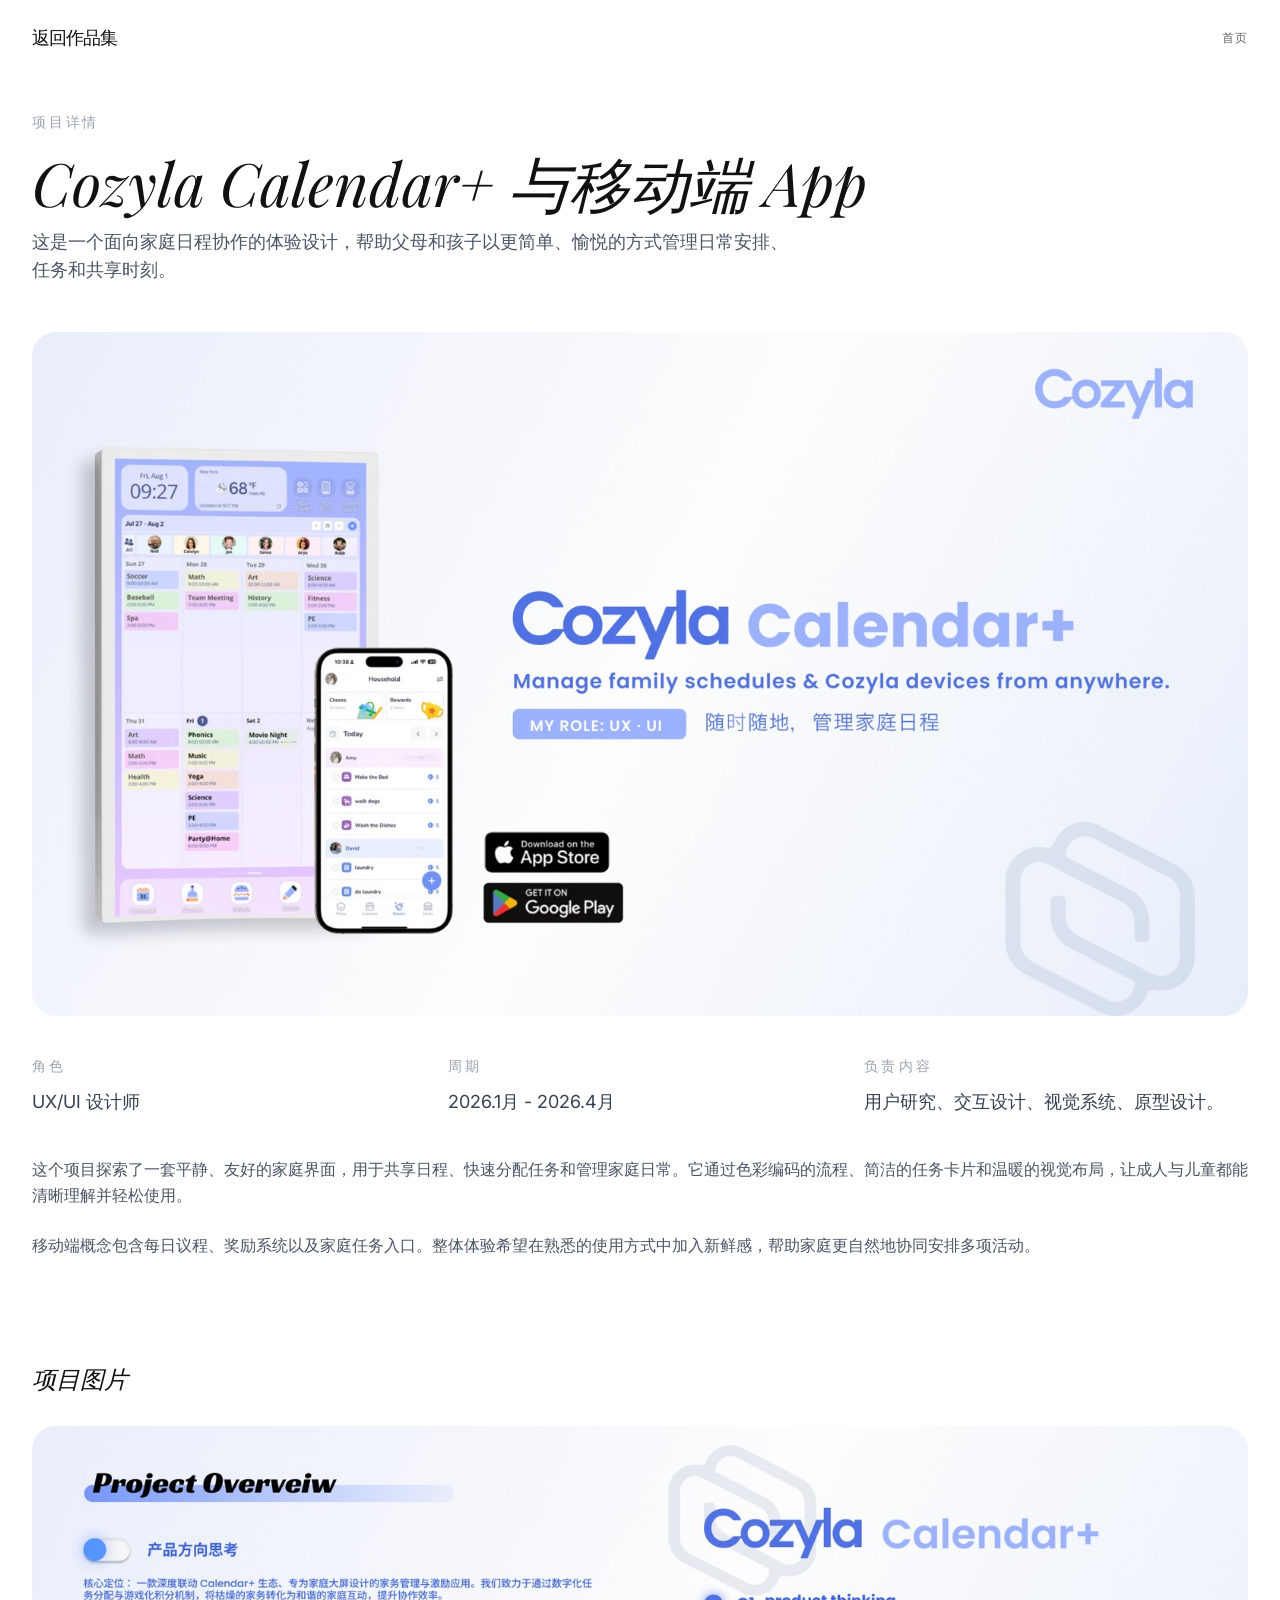
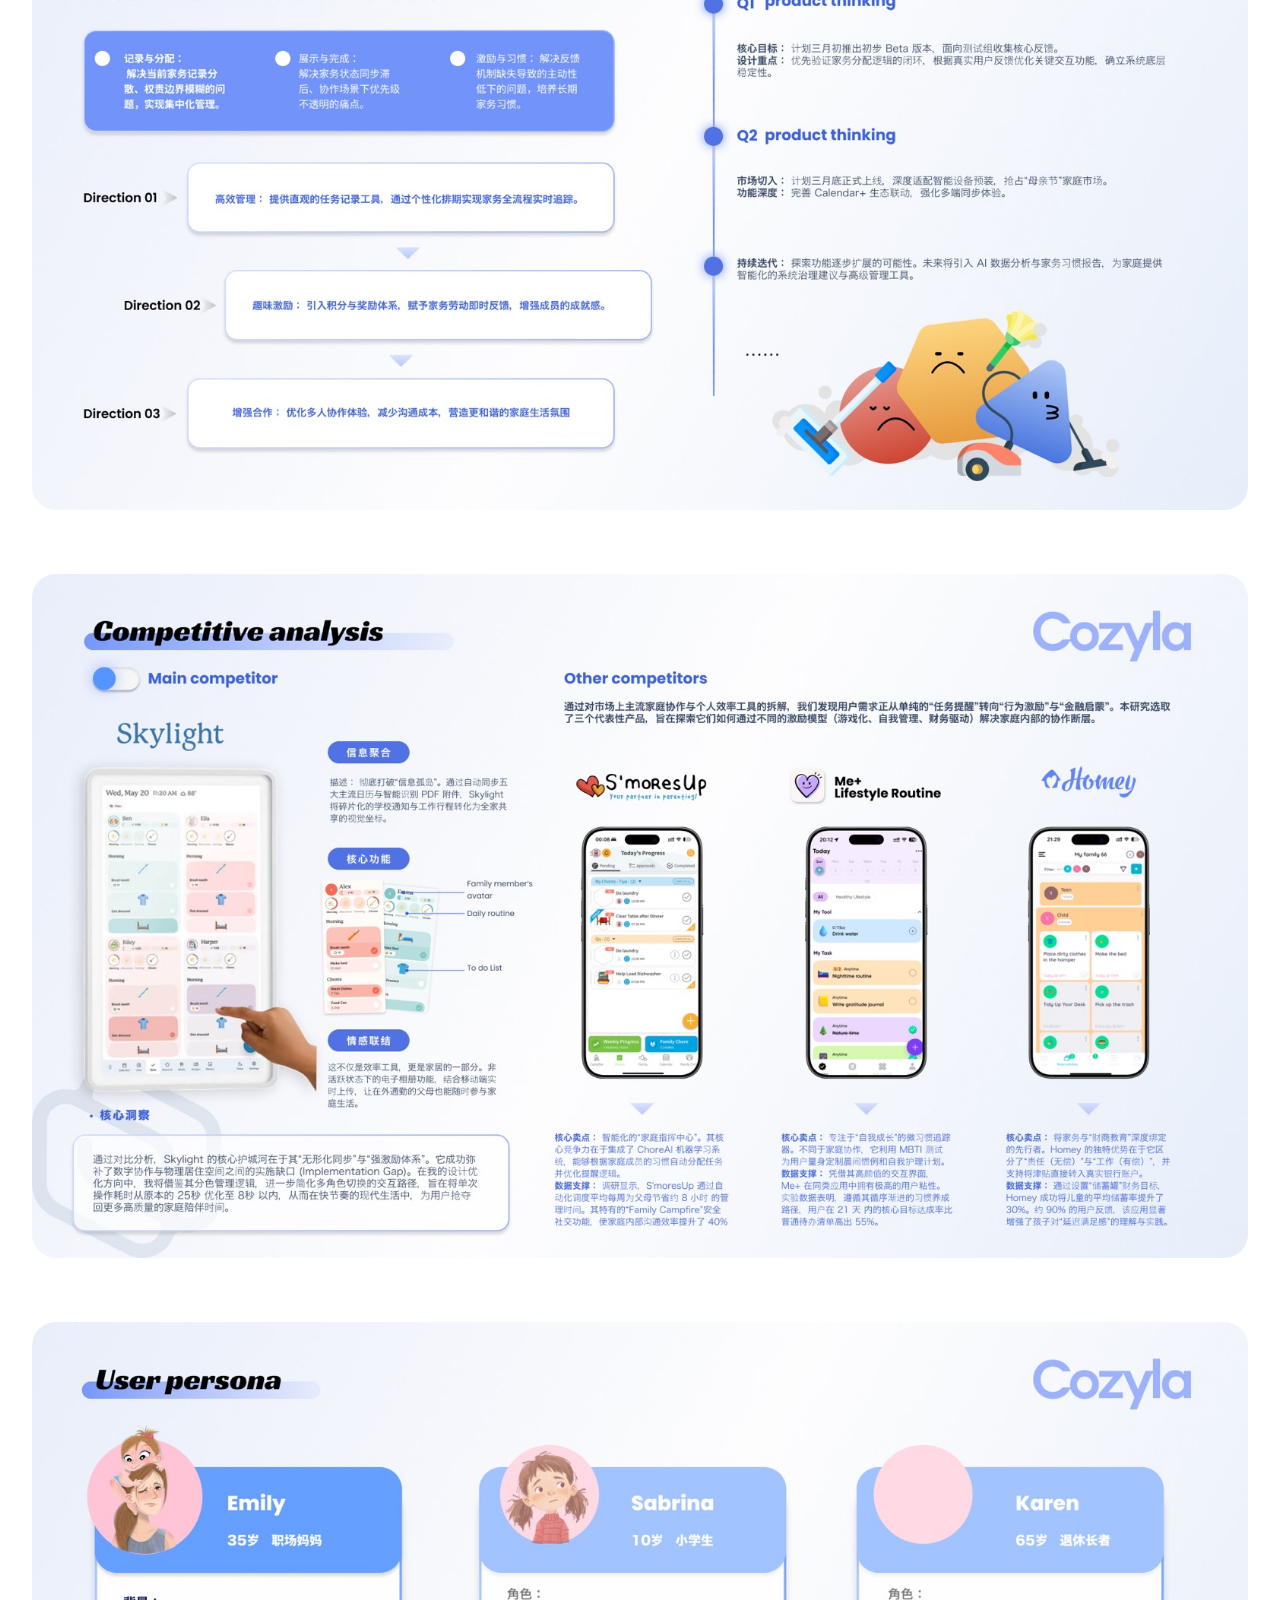
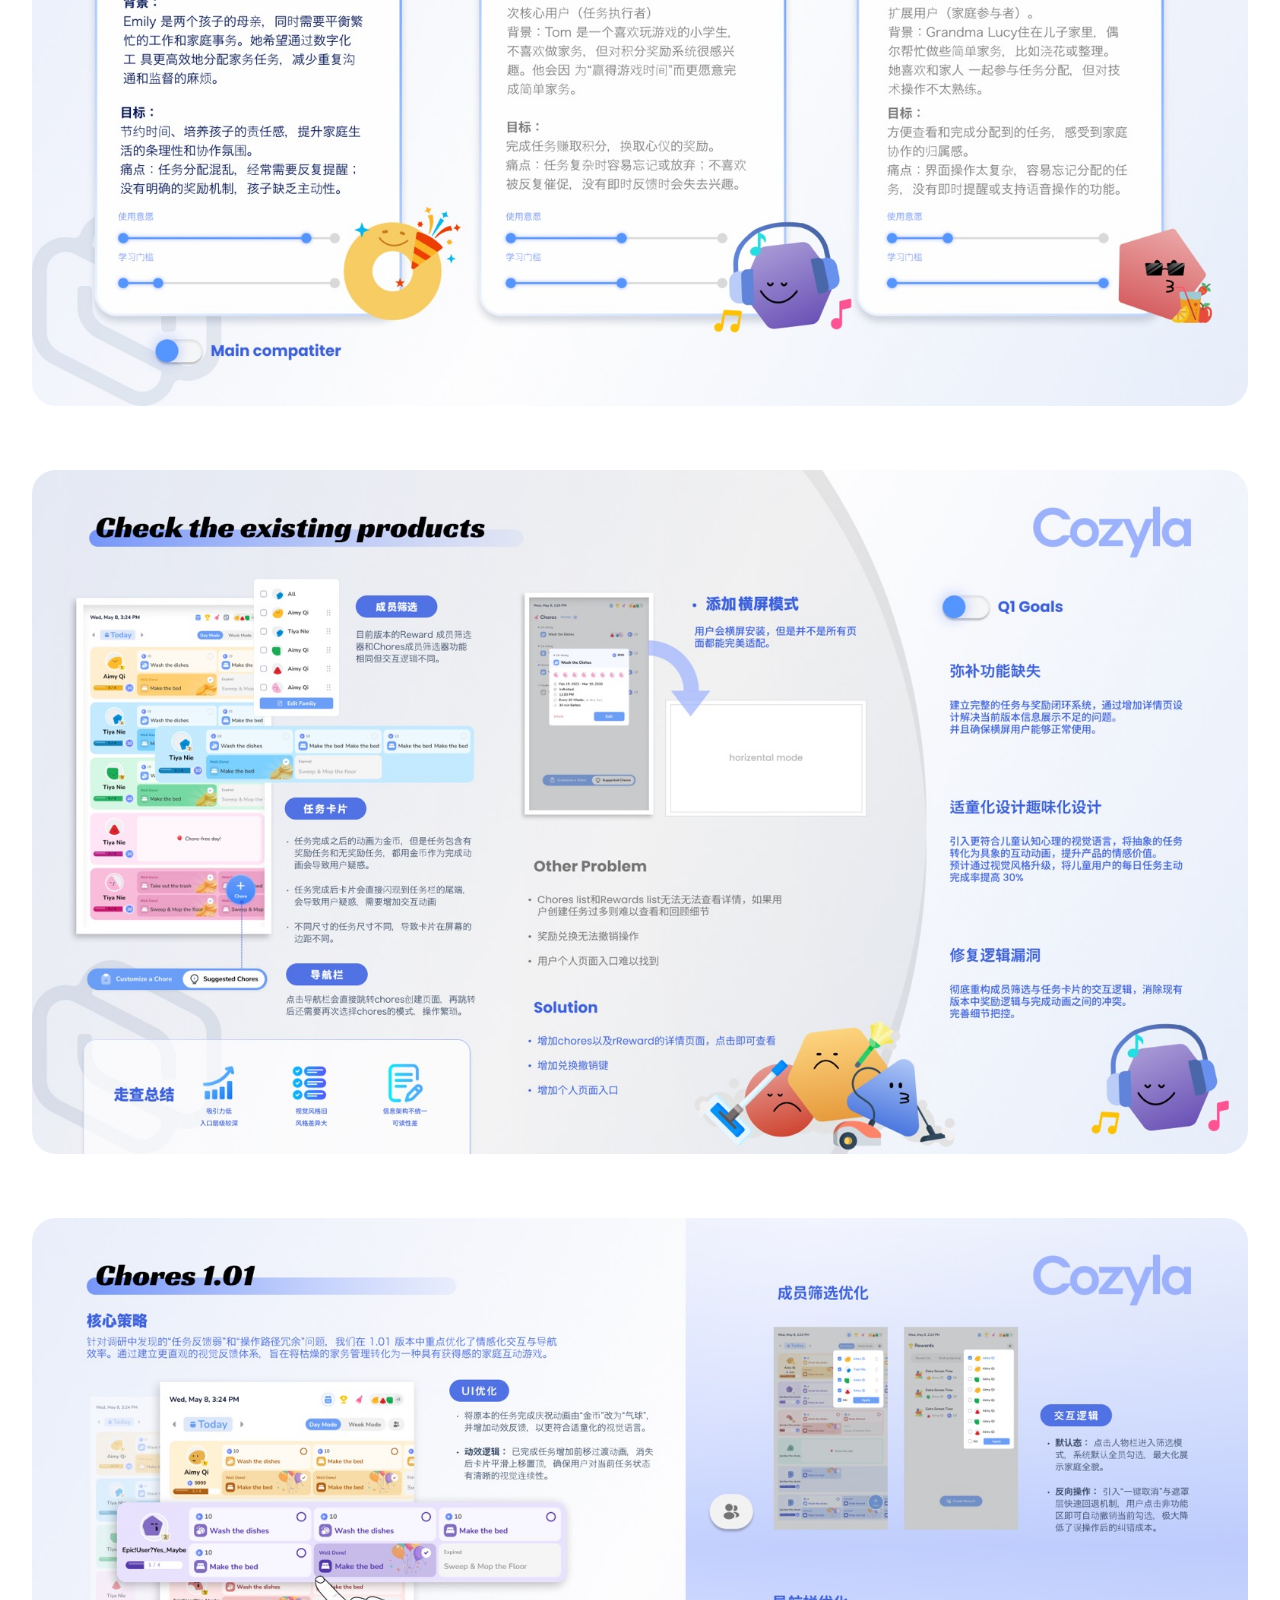
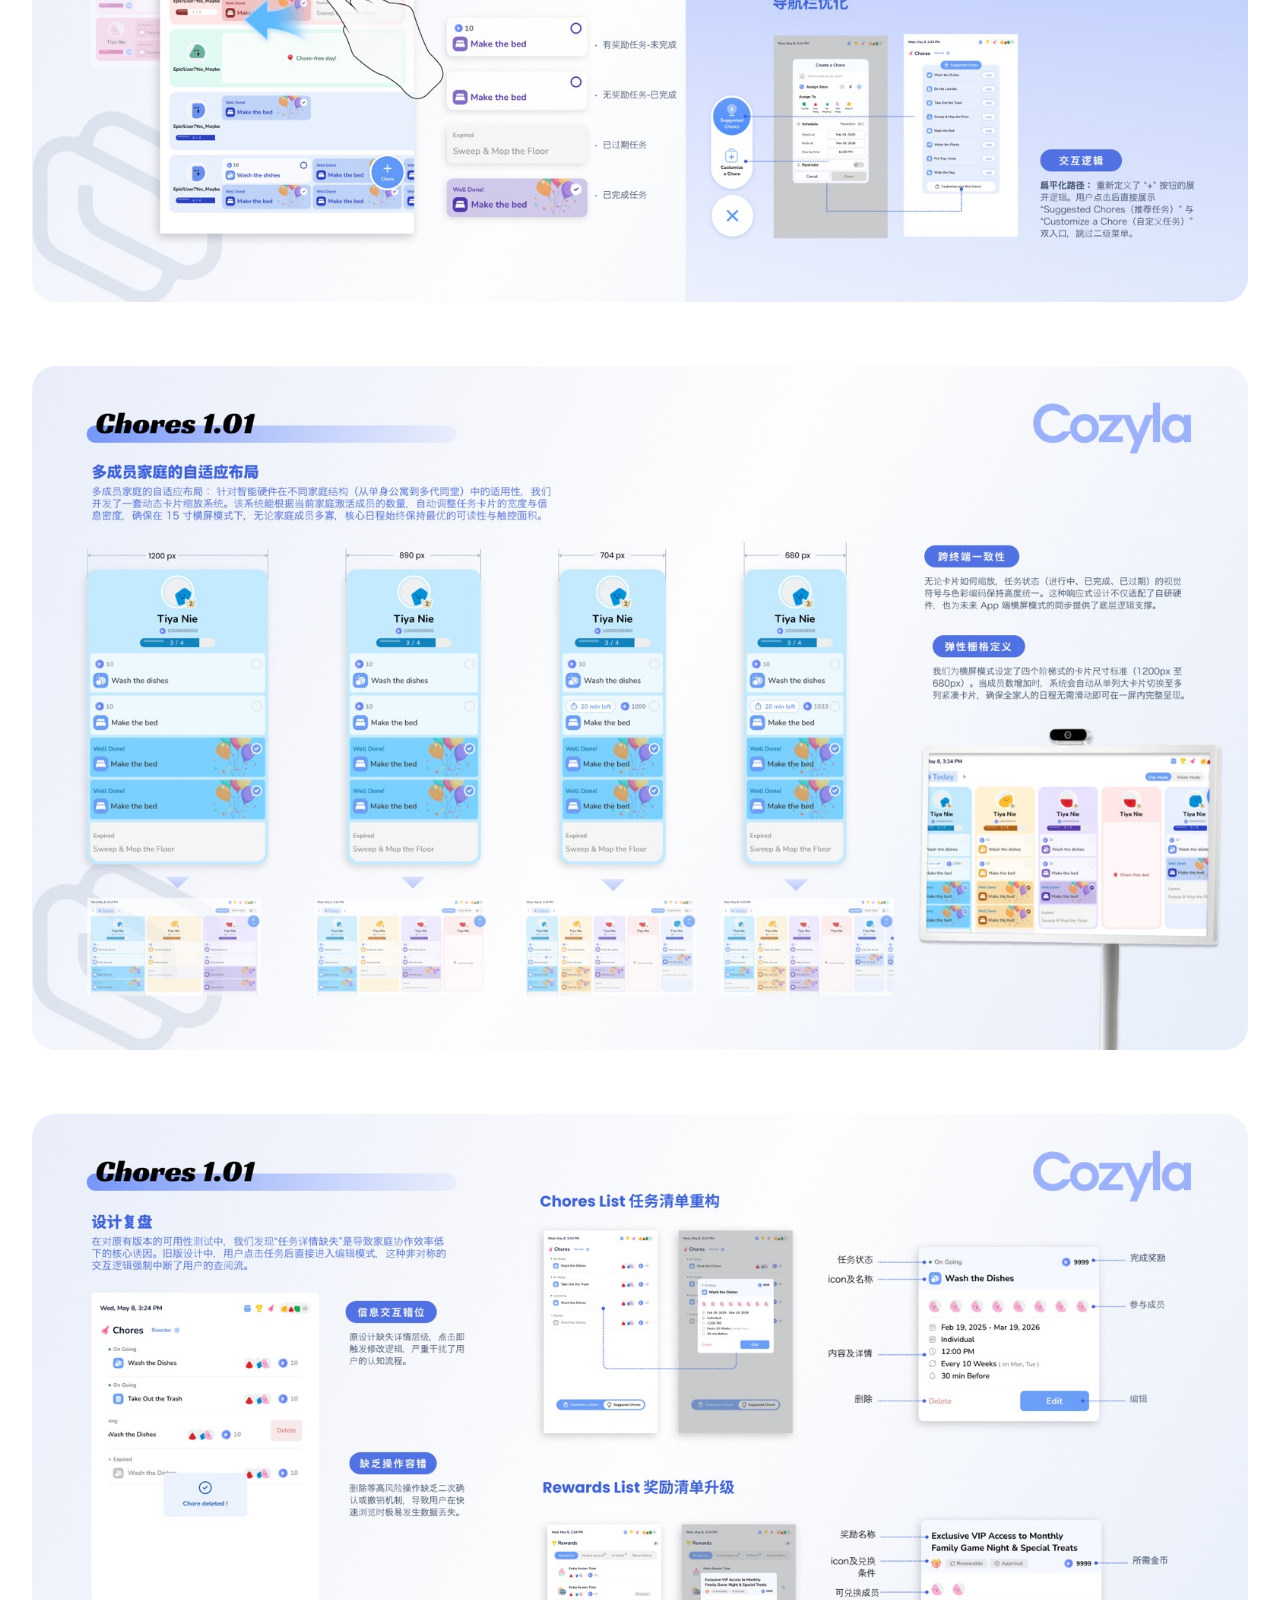
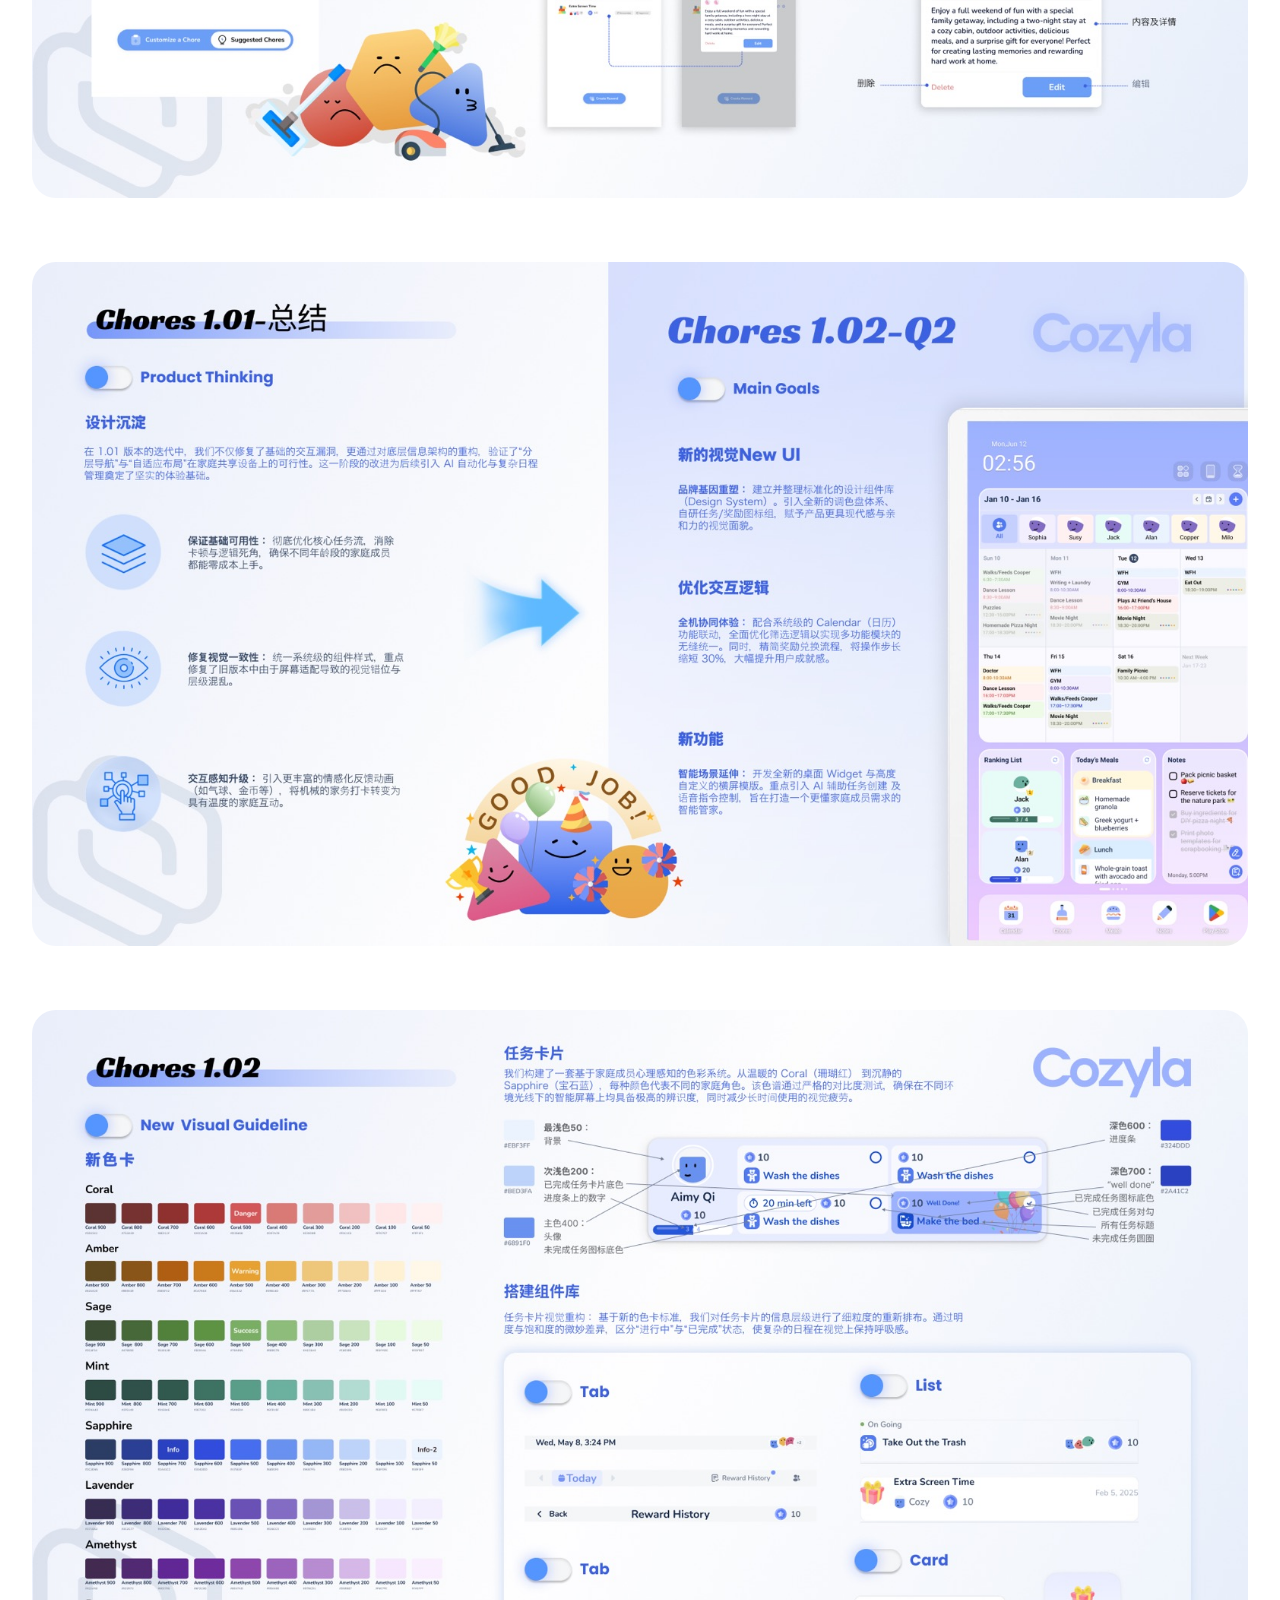
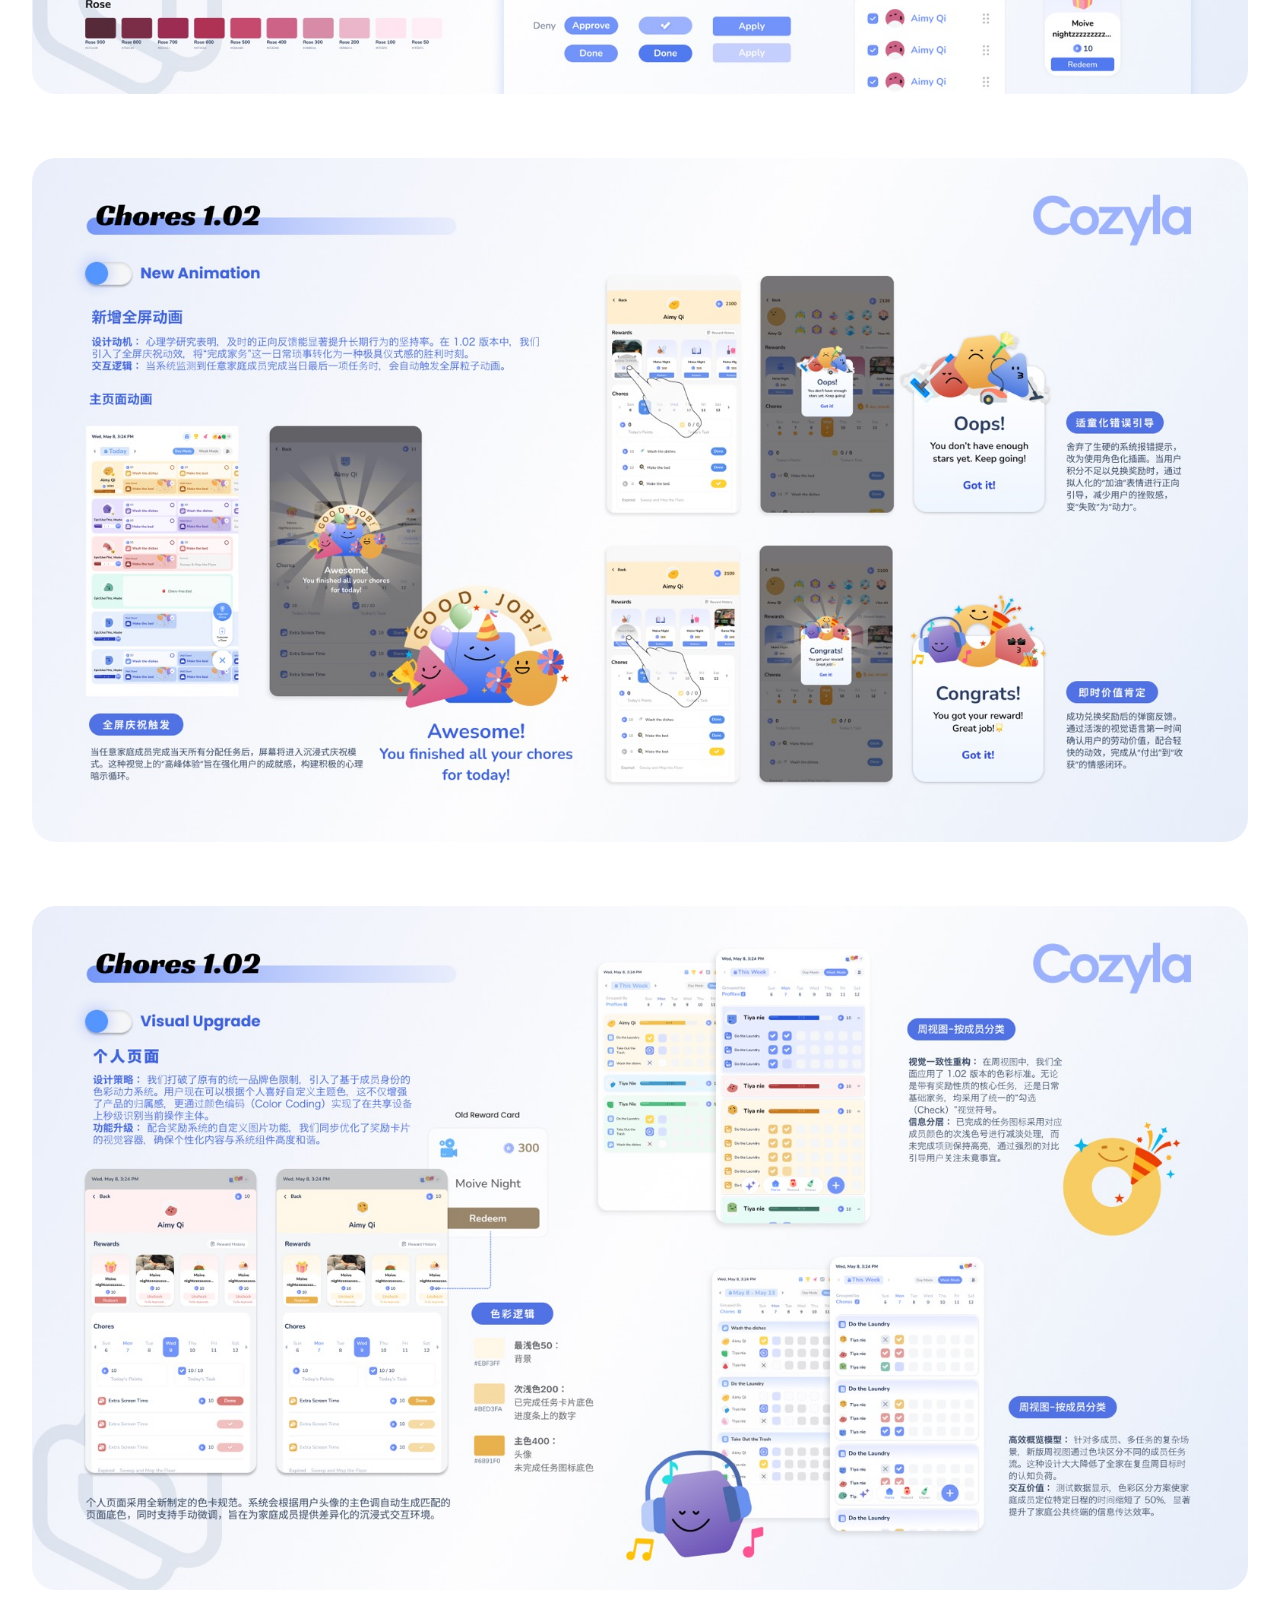
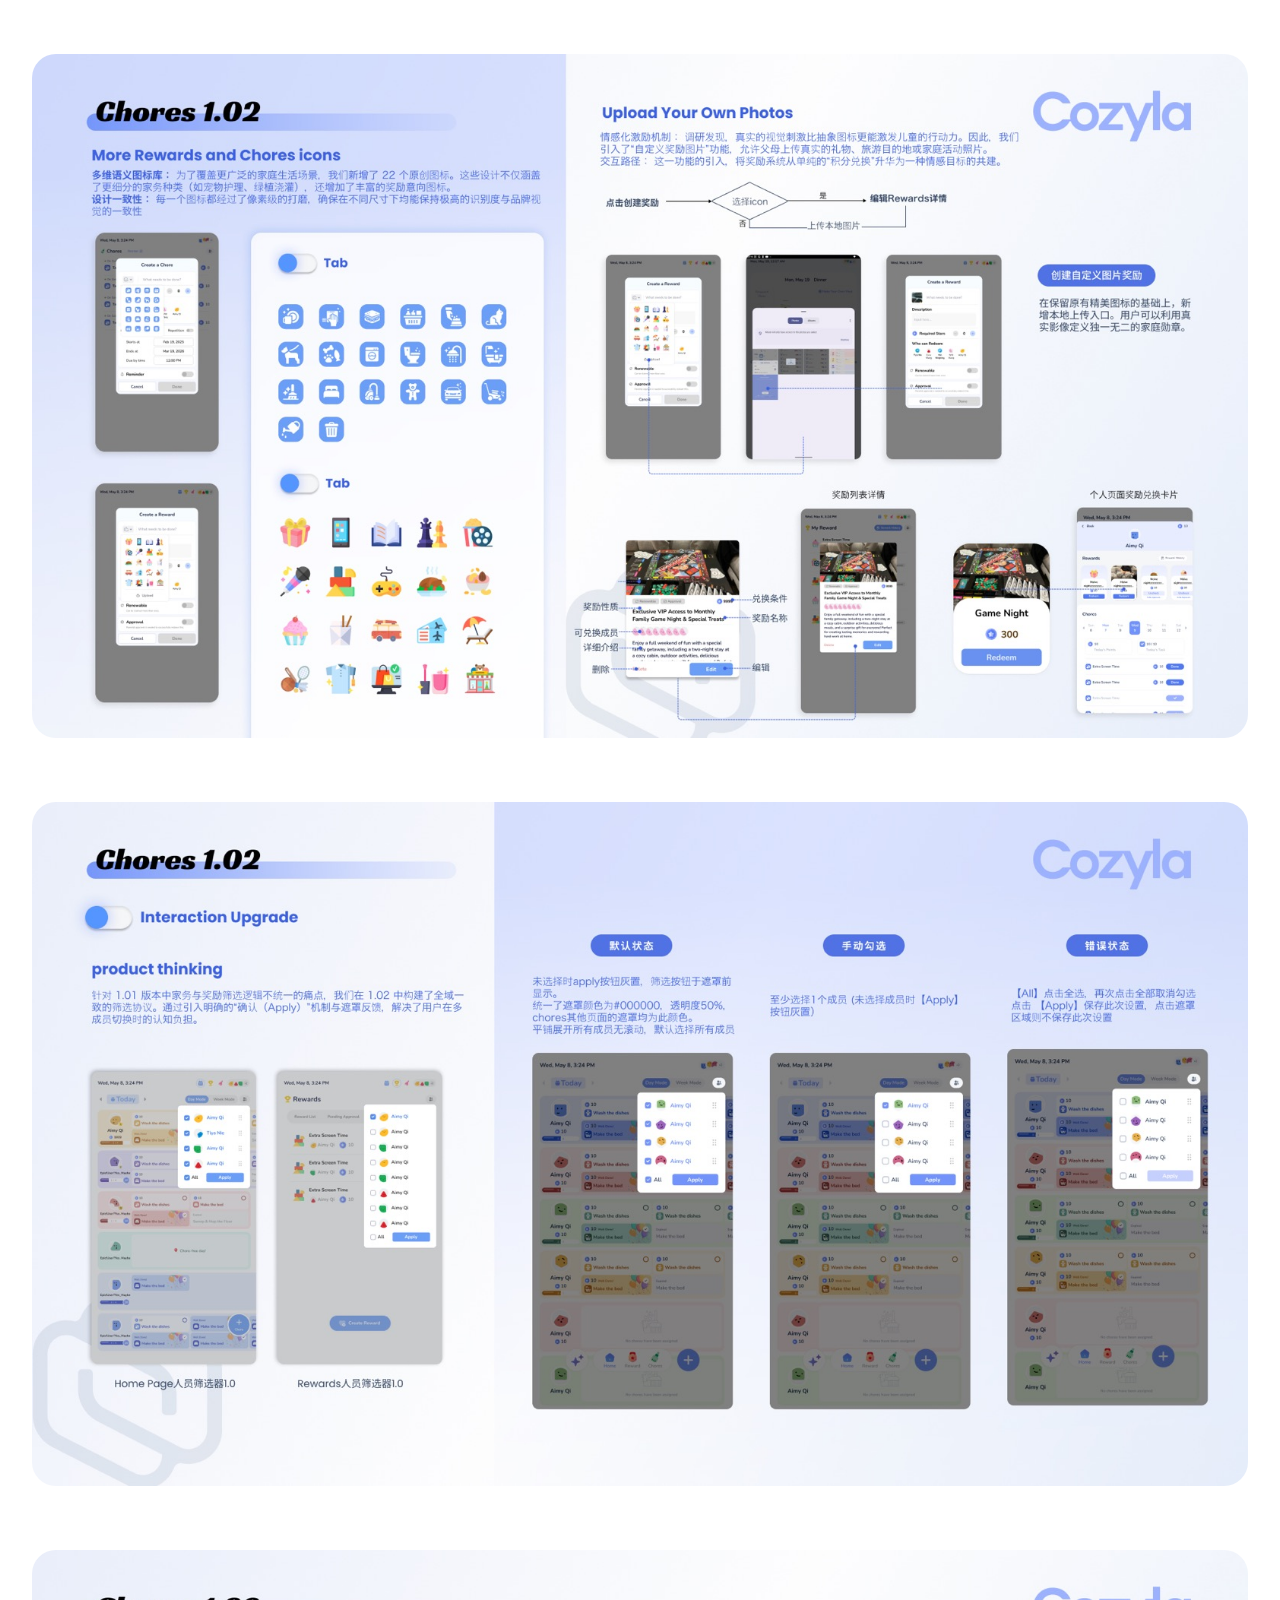
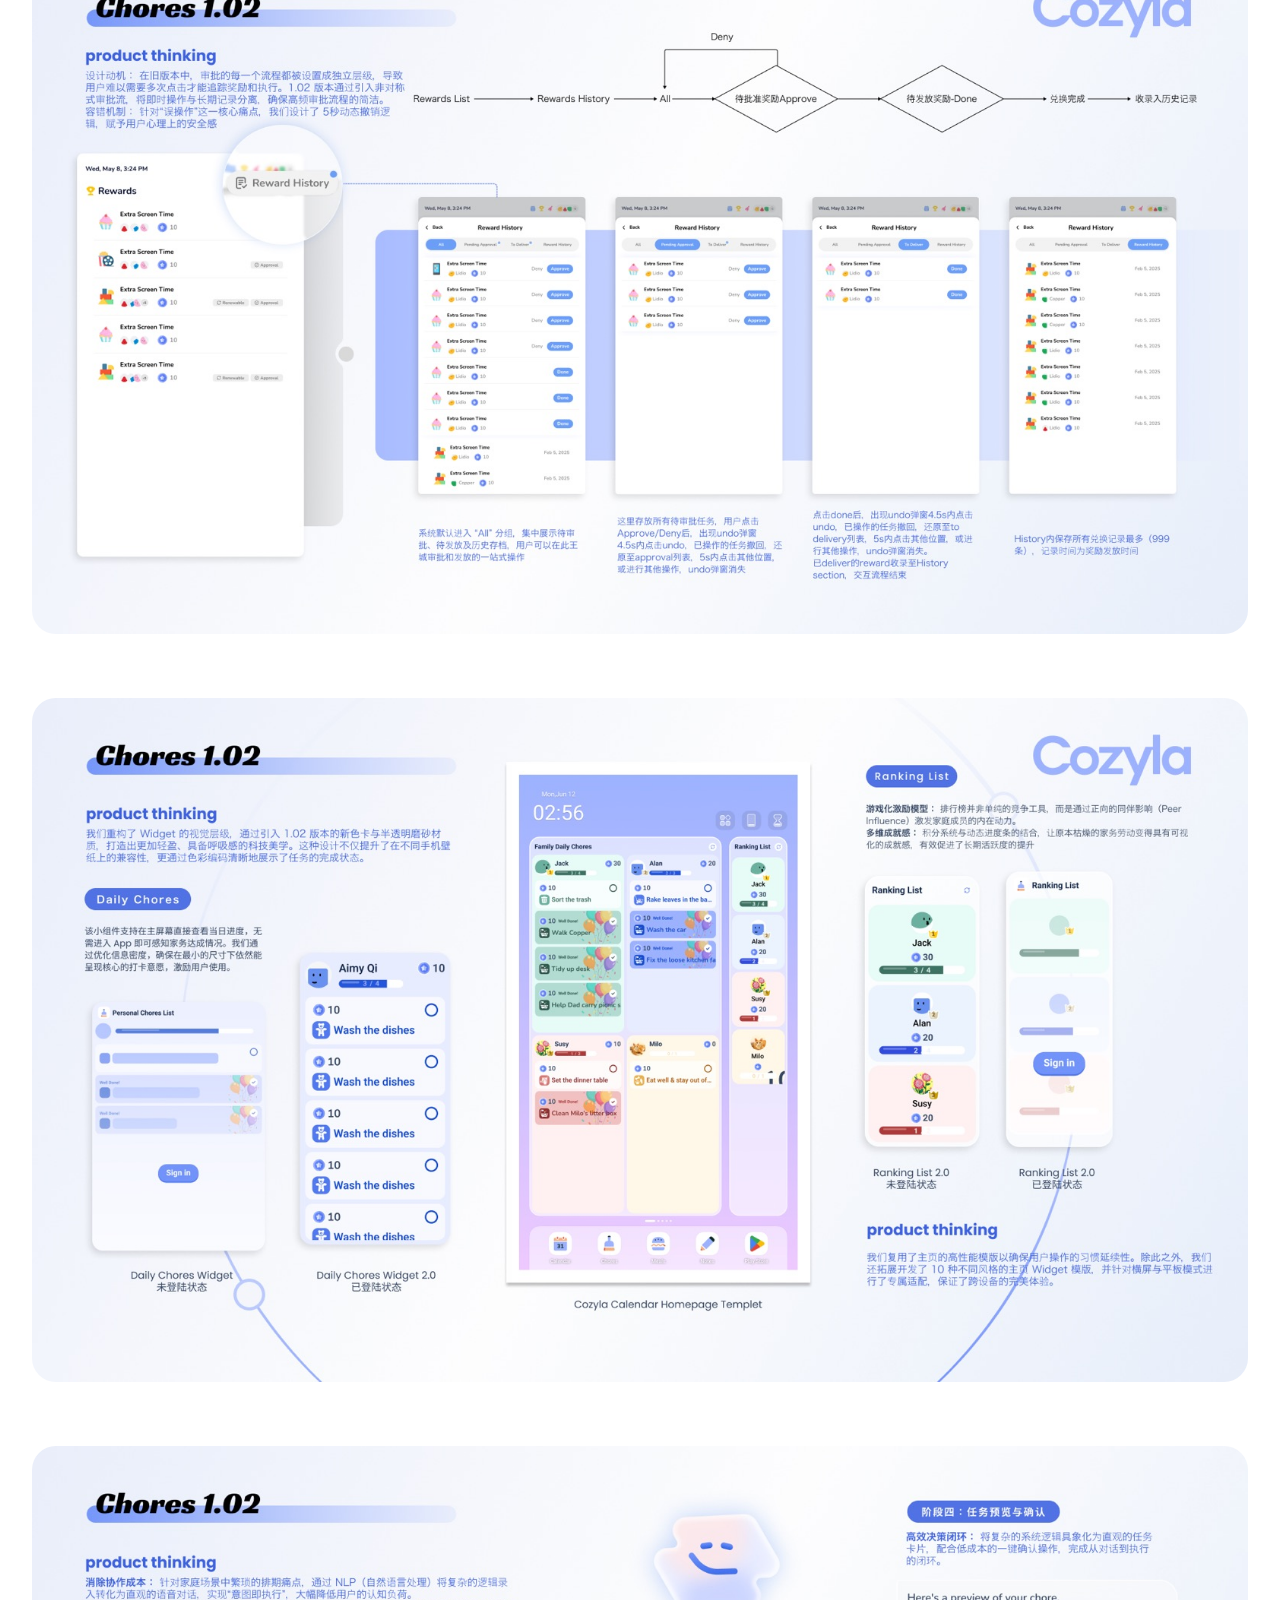
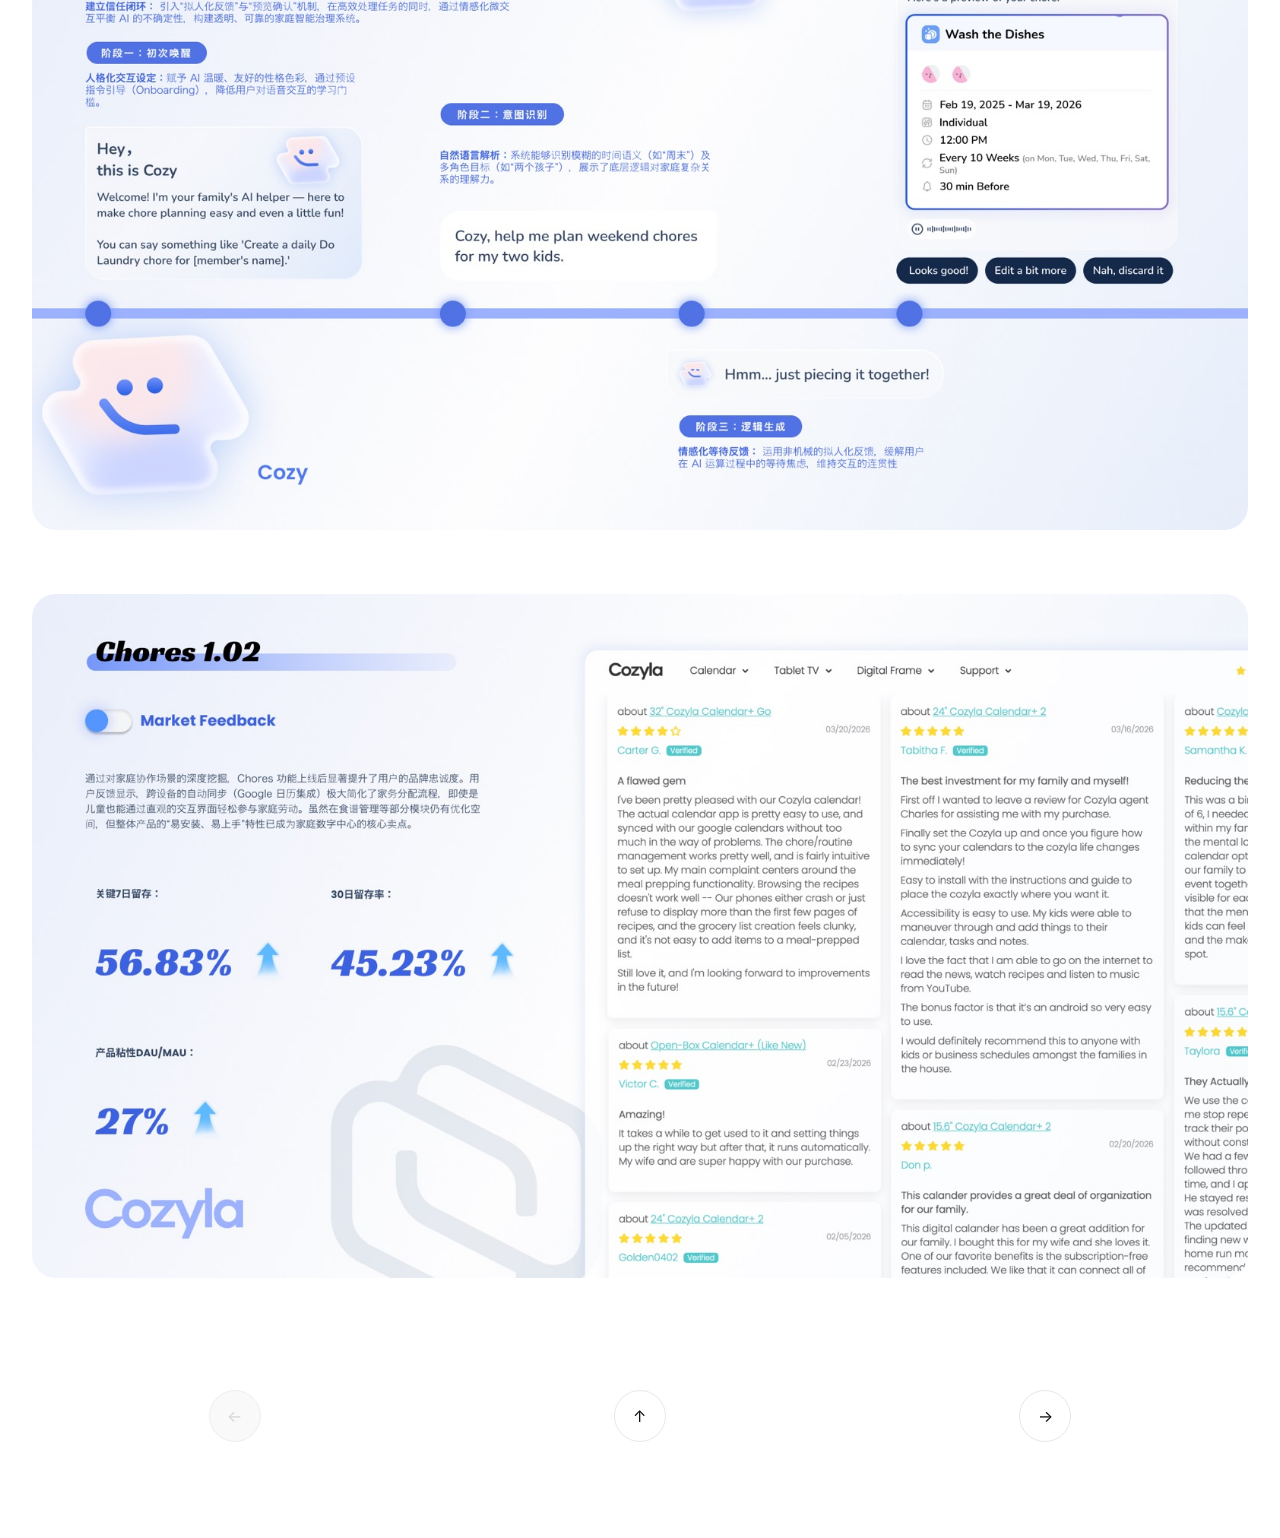
<file: project-detail.html>
<!DOCTYPE html>
<html lang="en">
<head>
    <meta charset="UTF-8">
    <meta name="viewport" content="width=device-width, initial-scale=1.0">
    <title>Project Detail | Cozyla Calendar+</title>
    <link rel="stylesheet" href="assets/tailwind.css">
    <link rel="preconnect" href="https://fonts.googleapis.com">
    <link rel="preconnect" href="https://fonts.gstatic.com" crossorigin>
    <link href="https://fonts.googleapis.com/css2?family=Inter:wght@300;400;500;600&family=Playfair+Display:ital,wght@0,400;0,600;1,400&display=swap" rel="stylesheet">
    <style>
        body { font-family: 'Inter', sans-serif; background-color: #ffffff; color: #111111; scroll-behavior: smooth; }
        .serif { font-family: 'Playfair Display', serif; }
        .nav-link { font-size: 0.75rem; text-transform: uppercase; letter-spacing: 0.1em; color: #666666; transition: color 0.3s ease; }
        .nav-link:hover { color: #111111; }
        .section-padding { padding-top: 6rem; padding-bottom: 6rem; }
        .image-reveal { opacity: 0; transform: translateY(48px); transition: opacity 0.9s ease, transform 0.9s ease; }
        .image-reveal.is-visible { opacity: 1; transform: translateY(0); }
        .project-gallery { display: flex; flex-direction: column; gap: 4rem; }
        .bottom-nav { padding: 7rem 0 6rem; }
        .nav-arrow {
            width: 3.25rem;
            height: 3.25rem;
            border: 1px solid #e5e7eb;
            border-radius: 9999px;
            display: inline-flex;
            align-items: center;
            justify-content: center;
            color: #111111;
            transition: background-color 0.25s ease, transform 0.25s ease;
        }
        .nav-arrow:hover { background-color: #f5f5f5; transform: translateY(-2px); }
        .nav-arrow.is-disabled { color: #c7c7c7; background: #f7f7f7; cursor: default; opacity: 0.72; }
        .nav-arrow.is-disabled:hover { transform: none; }
        .boundary-message { display: none; }
    </style>
</head>
<body class="antialiased">
    <nav class="fixed top-0 w-full z-50 bg-white/90 backdrop-blur-md">
        <div class="max-w-7xl mx-auto px-8 py-6 flex items-center justify-between">
            <a href="index.html" class="text-lg font-medium tracking-tighter">Back to Portfolio</a>
            <a href="index.html" class="nav-link">Home</a>
        </div>
    </nav>

    <main class="pt-28 px-8">
        <div class="max-w-7xl mx-auto">
            <div class="mb-12">
                <p class="text-sm uppercase tracking-[0.2em] text-gray-400 font-medium">Project Detail</p>
                <h1 class="text-5xl md:text-6xl serif italic mt-5">Cozyla Calendar+ & Mobile App</h1>
                <p class="text-lg text-gray-600 mt-4 max-w-3xl">A family scheduling experience designed to help parents and children manage routines, tasks, and shared moments with simplicity and delight.</p>
            </div>

            <div class="space-y-10">
                <div class="aspect-[16/9] bg-gray-200 rounded-3xl overflow-hidden image-reveal">
                    <img loading="eager" decoding="async" src="optimized/detail/Project1-cozyla-calendar-0.jpg" alt="Cozyla Calendar cover" class="w-full h-full object-cover" />
                </div>

                <div class="grid grid-cols-1 lg:grid-cols-3 gap-8">
                    <div class="space-y-3">
                        <h2 class="text-sm uppercase tracking-[0.24em] text-gray-400 font-medium">Role</h2>
                        <p class="text-lg text-gray-700">UX/UI Designer</p>
                    </div>
                    <div class="space-y-3">
                        <h2 class="text-sm uppercase tracking-[0.24em] text-gray-400 font-medium">Timeline</h2>
                        <p class="text-lg text-gray-700">Jan 2026 — Apr 2026</p>
                    </div>
                    <div class="space-y-3">
                        <h2 class="text-sm uppercase tracking-[0.24em] text-gray-400 font-medium">Contribution</h2>
                        <p class="text-lg text-gray-700">Research, interaction design, visual system, prototype.</p>
                    </div>
                </div>

                <div class="space-y-6 text-gray-600 leading-relaxed">
                    <p>This project explores a calm, family-friendly interface for shared schedules, quick task handoff, and household routines. It prioritizes clarity for both adults and children through color-coded workflows, simple task cards, and a visually warm layout.</p>
                    <p>The mobile app concept includes a daily agenda, rewards system, and easy access to family tasks. It is designed to feel familiar yet refreshing for families managing multiple activities together.</p>
                </div>

                <div class="pt-16">
                    <h2 class="text-2xl serif italic mb-8">Project Gallery</h2>
                    <div class="project-gallery">
                        <div class="aspect-[16/9] bg-gray-200 rounded-3xl overflow-hidden image-reveal">
                            <img loading="lazy" decoding="async" src="optimized/detail/Project1-cozyla-calendar-1.jpg" alt="Cozyla Calendar image 1" class="w-full h-full object-cover" />
                        </div>
                        <div class="aspect-[16/9] bg-gray-200 rounded-3xl overflow-hidden image-reveal">
                            <img loading="lazy" decoding="async" src="optimized/detail/Project1-cozyla-calendar-2.jpg" alt="Cozyla Calendar image 2" class="w-full h-full object-cover" />
                        </div>
                        <div class="aspect-[16/9] bg-gray-200 rounded-3xl overflow-hidden image-reveal">
                            <img loading="lazy" decoding="async" src="optimized/detail/Project1-cozyla-calendar-3.jpg" alt="Cozyla Calendar image 3" class="w-full h-full object-cover" />
                        </div>
                        <div class="aspect-[16/9] bg-gray-200 rounded-3xl overflow-hidden image-reveal">
                            <img loading="lazy" decoding="async" src="optimized/detail/Project1-cozyla-calendar-4.jpg" alt="Cozyla Calendar image 4" class="w-full h-full object-cover" />
                        </div>
                        <div class="aspect-[16/9] bg-gray-200 rounded-3xl overflow-hidden image-reveal">
                            <img loading="lazy" decoding="async" src="optimized/detail/Project1-cozyla-calendar-5.jpg" alt="Cozyla Calendar image 5" class="w-full h-full object-cover" />
                        </div>
                        <div class="aspect-[16/9] bg-gray-200 rounded-3xl overflow-hidden image-reveal">
                            <img loading="lazy" decoding="async" src="optimized/detail/Project1-cozyla-calendar-6.jpg" alt="Cozyla Calendar image 6" class="w-full h-full object-cover" />
                        </div>
                        <div class="aspect-[16/9] bg-gray-200 rounded-3xl overflow-hidden image-reveal">
                            <img loading="lazy" decoding="async" src="optimized/detail/Project1-cozyla-calendar-7.jpg" alt="Cozyla Calendar image 7" class="w-full h-full object-cover" />
                        </div>
                        <div class="aspect-[16/9] bg-gray-200 rounded-3xl overflow-hidden image-reveal">
                            <img loading="lazy" decoding="async" src="optimized/detail/Project1-cozyla-calendar-8.jpg" alt="Cozyla Calendar image 8" class="w-full h-full object-cover" />
                        </div>
                        <div class="aspect-[16/9] bg-gray-200 rounded-3xl overflow-hidden image-reveal">
                            <img loading="lazy" decoding="async" src="optimized/detail/Project1-cozyla-calendar-9.jpg" alt="Cozyla Calendar image 9" class="w-full h-full object-cover" />
                        </div>
                        <div class="aspect-[16/9] bg-gray-200 rounded-3xl overflow-hidden image-reveal">
                            <img loading="lazy" decoding="async" src="optimized/detail/Project1-cozyla-calendar-10.jpg" alt="Cozyla Calendar image 10" class="w-full h-full object-cover" />
                        </div>
                        <div class="aspect-[16/9] bg-gray-200 rounded-3xl overflow-hidden image-reveal">
                            <img loading="lazy" decoding="async" src="optimized/detail/Project1-cozyla-calendar-11.jpg" alt="Cozyla Calendar image 11" class="w-full h-full object-cover" />
                        </div>
                        <div class="aspect-[16/9] bg-gray-200 rounded-3xl overflow-hidden image-reveal">
                            <img loading="lazy" decoding="async" src="optimized/detail/Project1-cozyla-calendar-12.jpg" alt="Cozyla Calendar image 12" class="w-full h-full object-cover" />
                        </div>
                        <div class="aspect-[16/9] bg-gray-200 rounded-3xl overflow-hidden image-reveal">
                            <img loading="lazy" decoding="async" src="optimized/detail/Project1-cozyla-calendar-13.jpg" alt="Cozyla Calendar image 13" class="w-full h-full object-cover" />
                        </div>
                        <div class="aspect-[16/9] bg-gray-200 rounded-3xl overflow-hidden image-reveal">
                            <img loading="lazy" decoding="async" src="optimized/detail/Project1-cozyla-calendar-14.jpg" alt="Cozyla Calendar image 14" class="w-full h-full object-cover" />
                        </div>
                        <div class="aspect-[16/9] bg-gray-200 rounded-3xl overflow-hidden image-reveal">
                            <img loading="lazy" decoding="async" src="optimized/detail/Project1-cozyla-calendar-15.jpg" alt="Cozyla Calendar image 15" class="w-full h-full object-cover" />
                        </div>
                        <div class="aspect-[16/9] bg-gray-200 rounded-3xl overflow-hidden image-reveal">
                            <img loading="lazy" decoding="async" src="optimized/detail/Project1-cozyla-calendar-16.jpg" alt="Cozyla Calendar image 16" class="w-full h-full object-cover" />
                        </div>
                        <div class="aspect-[16/9] bg-gray-200 rounded-3xl overflow-hidden image-reveal">
                            <img loading="lazy" decoding="async" src="optimized/detail/Project1-cozyla-calendar-17.jpg" alt="Cozyla Calendar image 17" class="w-full h-full object-cover" />
                        </div>
                    </div>
                </div>
            </div>

            <section class="bottom-nav">
                <div class="grid grid-cols-3 items-start text-center">
                    <div>
                        <button type="button" class="nav-arrow project-nav is-disabled" aria-label="Previous project">←</button>
                        <p class="boundary-message"></p>
                    </div>
                    <div>
                        <button type="button" class="nav-arrow" data-scroll-top aria-label="Back to top">↑</button>
                    </div>
                    <div>
                        <button type="button" class="nav-arrow project-nav" data-target="project2-detail.html" aria-label="Next project">→</button>
                        <p class="boundary-message"></p>
                    </div>
                </div>
            </section>
        </div>
    </main>
    <script>
        const detailTranslations = {
            zh: {
                title: '项目详情 | Cozyla Calendar+ 与移动端 App',
                back: '返回作品集',
                home: '首页',
                label: '项目详情',
                projectTitle: 'Cozyla Calendar+ 与移动端 App',
                intro: '这是一个面向家庭日程协作的体验设计，帮助父母和孩子以更简单、愉悦的方式管理日常安排、任务和共享时刻。',
                roleLabel: '角色',
                role: 'UX/UI 设计师',
                timelineLabel: '周期',
                timeline: '2026.1月 - 2026.4月',
                contributionLabel: '负责内容',
                contribution: '用户研究、交互设计、视觉系统、原型设计。',
                bodyOne: '这个项目探索了一套平静、友好的家庭界面，用于共享日程、快速分配任务和管理家庭日常。它通过色彩编码的流程、简洁的任务卡片和温暖的视觉布局，让成人与儿童都能清晰理解并轻松使用。',
                bodyTwo: '移动端概念包含每日议程、奖励系统以及家庭任务入口。整体体验希望在熟悉的使用方式中加入新鲜感，帮助家庭更自然地协同安排多项活动。',
                gallery: '项目图片',
                prevLabel: '上一个项目',
                topLabel: '返回顶部',
                nextLabel: '下一个项目'
            },
            en: {
                title: 'Project Detail | Cozyla Calendar+ & Mobile App',
                back: 'Back to Portfolio',
                home: 'Home',
                label: 'Project Detail',
                projectTitle: 'Cozyla Calendar+ & Mobile App',
                intro: 'A family scheduling experience designed to help parents and children manage routines, tasks, and shared moments with simplicity and delight.',
                roleLabel: 'Role',
                role: 'UX/UI Designer',
                timelineLabel: 'Timeline',
                timeline: 'Jan 2026 - Apr 2026',
                contributionLabel: 'Contribution',
                contribution: 'Research, interaction design, visual system, prototype.',
                bodyOne: 'This project explores a calm, family-friendly interface for shared schedules, quick task handoff, and household routines. It prioritizes clarity for both adults and children through color-coded workflows, simple task cards, and a visually warm layout.',
                bodyTwo: 'The mobile app concept includes a daily agenda, rewards system, and easy access to family tasks. It is designed to feel familiar yet refreshing for families managing multiple activities together.',
                gallery: 'Project Gallery',
                prevLabel: 'Previous project',
                topLabel: 'Back to top',
                nextLabel: 'Next project'
            }
        };

        const getDetailLanguage = () => {
            const urlLanguage = new URLSearchParams(window.location.search).get('lang');
            if (urlLanguage === 'en' || urlLanguage === 'zh') return urlLanguage;
            return localStorage.getItem('portfolio-language') || 'zh';
        };

        const setupDetailLanguage = () => {
            const language = getDetailLanguage();
            const text = detailTranslations[language];
            const navLinks = document.querySelectorAll('nav a');
            const header = document.querySelector('.mb-12');
            const metaItems = document.querySelectorAll('main .grid > .space-y-3');
            const bodyParagraphs = document.querySelectorAll('.space-y-6.text-gray-600 p');
            const galleryHeading = document.querySelector('.pt-16 h2');
            const topButton = document.querySelector('[data-scroll-top]');
            const projectButtons = document.querySelectorAll('.project-nav');

            document.title = text.title;
            document.documentElement.lang = language === 'zh' ? 'zh-CN' : 'en';
            localStorage.setItem('portfolio-language', language);

            navLinks.forEach((link, index) => {
                link.textContent = index === 0 ? text.back : text.home;
                link.href = index === 0 ? `index.html?lang=${language}#design` : `index.html?lang=${language}#home`;
            });

            if (header) {
                header.querySelector('p').textContent = text.label;
                header.querySelector('h1').textContent = text.projectTitle;
                header.querySelector('p.text-lg').textContent = text.intro;
            }

            const metaText = [
                [text.roleLabel, text.role],
                [text.timelineLabel, text.timeline],
                [text.contributionLabel, text.contribution]
            ];
            metaItems.forEach((item, index) => {
                item.querySelector('h2').textContent = metaText[index][0];
                item.querySelector('p').textContent = metaText[index][1];
            });

            if (bodyParagraphs[0]) bodyParagraphs[0].textContent = text.bodyOne;
            if (bodyParagraphs[1]) bodyParagraphs[1].textContent = text.bodyTwo;
            if (galleryHeading) galleryHeading.textContent = text.gallery;
            if (topButton) topButton.setAttribute('aria-label', text.topLabel);
            projectButtons.forEach((button, index) => button.setAttribute('aria-label', index === 0 ? text.prevLabel : text.nextLabel));
        };

        setupDetailLanguage();

        const revealObserver = new IntersectionObserver((entries) => {
            entries.forEach((entry) => {
                if (entry.isIntersecting) {
                    entry.target.classList.add('is-visible');
                    revealObserver.unobserve(entry.target);
                }
            });
        }, { threshold: 0.18 });

        document.querySelectorAll('.image-reveal').forEach((image) => revealObserver.observe(image));

        document.querySelector('[data-scroll-top]').addEventListener('click', () => {
            window.scrollTo({ top: 0, behavior: 'smooth' });
        });

        document.querySelectorAll('.project-nav').forEach((button) => {
            button.addEventListener('click', () => {
                const target = button.dataset.target;
                if (target) {
                    const url = new URL(target, window.location.href);
                    url.searchParams.set('lang', getDetailLanguage());
                    window.location.href = `${url.pathname.split('/').pop()}${url.search}`;
                    return;
                }
            });
        });
    </script>
</body>
</html>
</file>
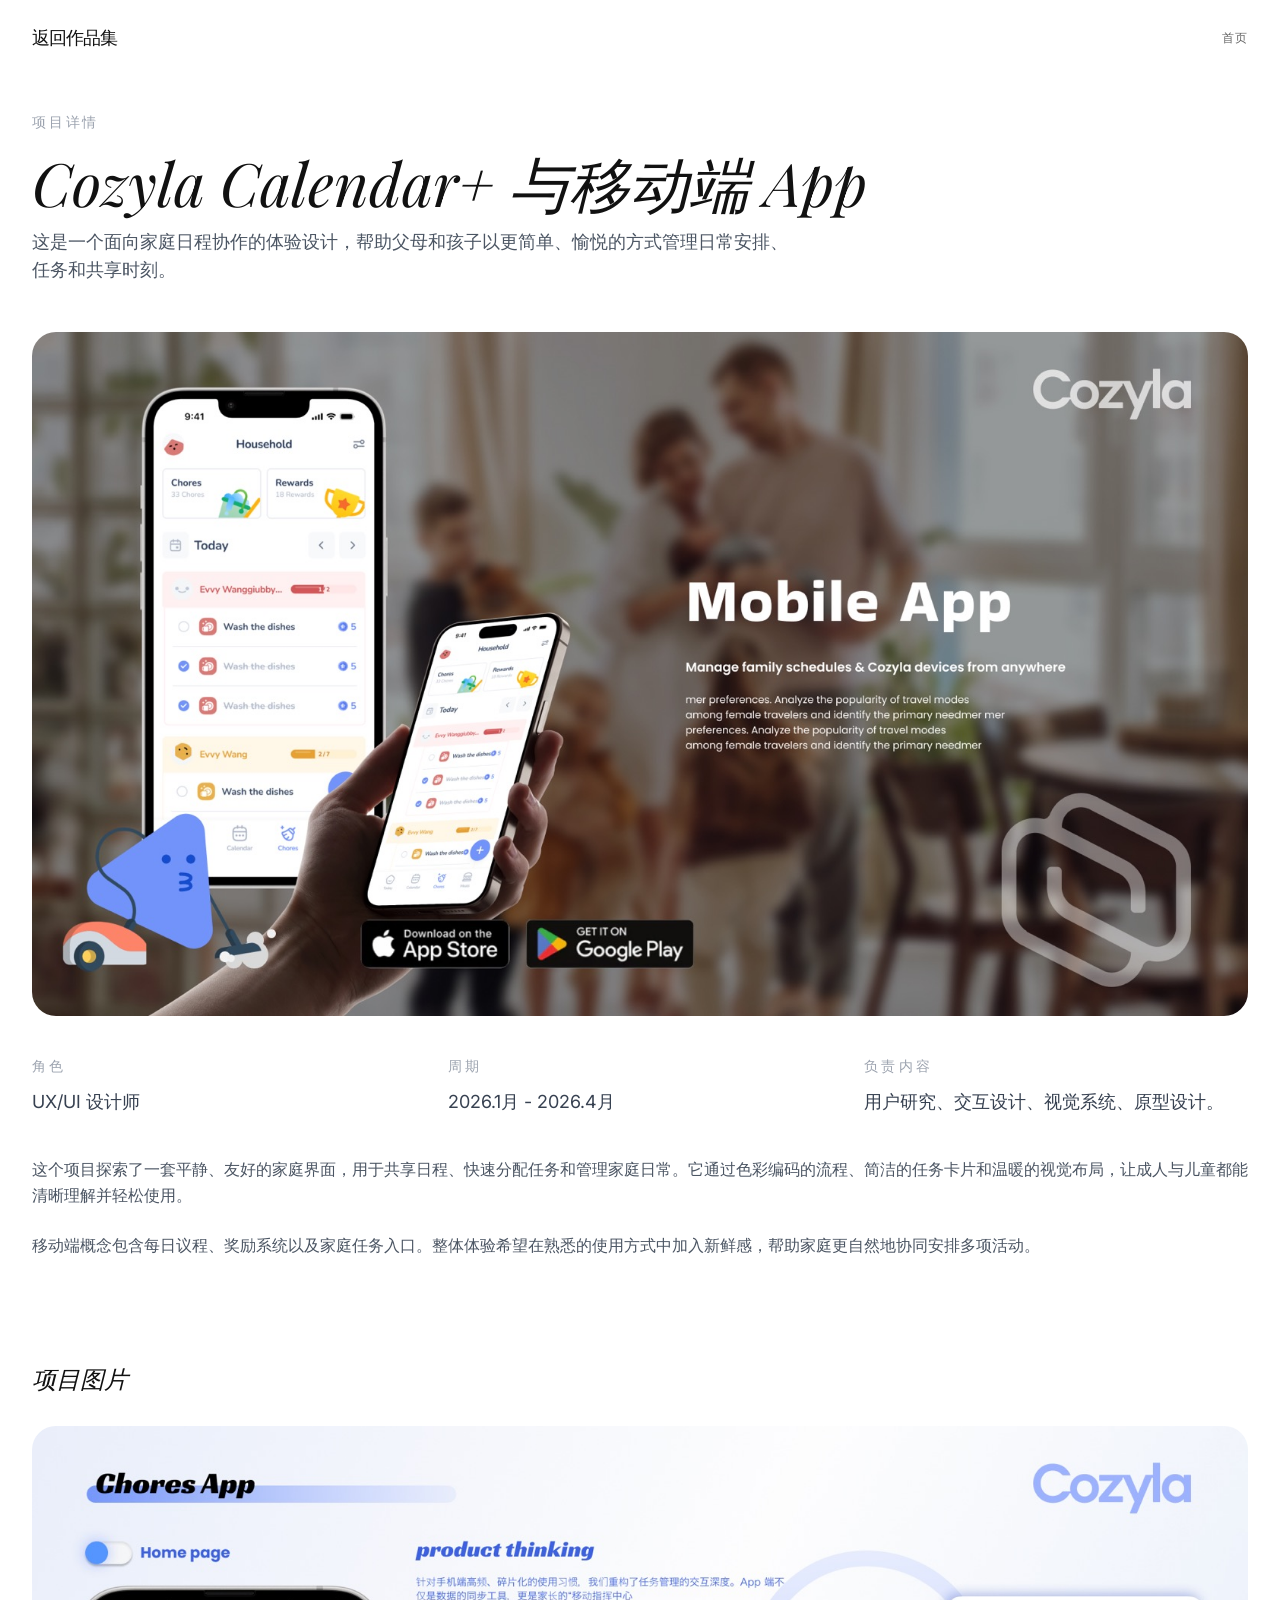
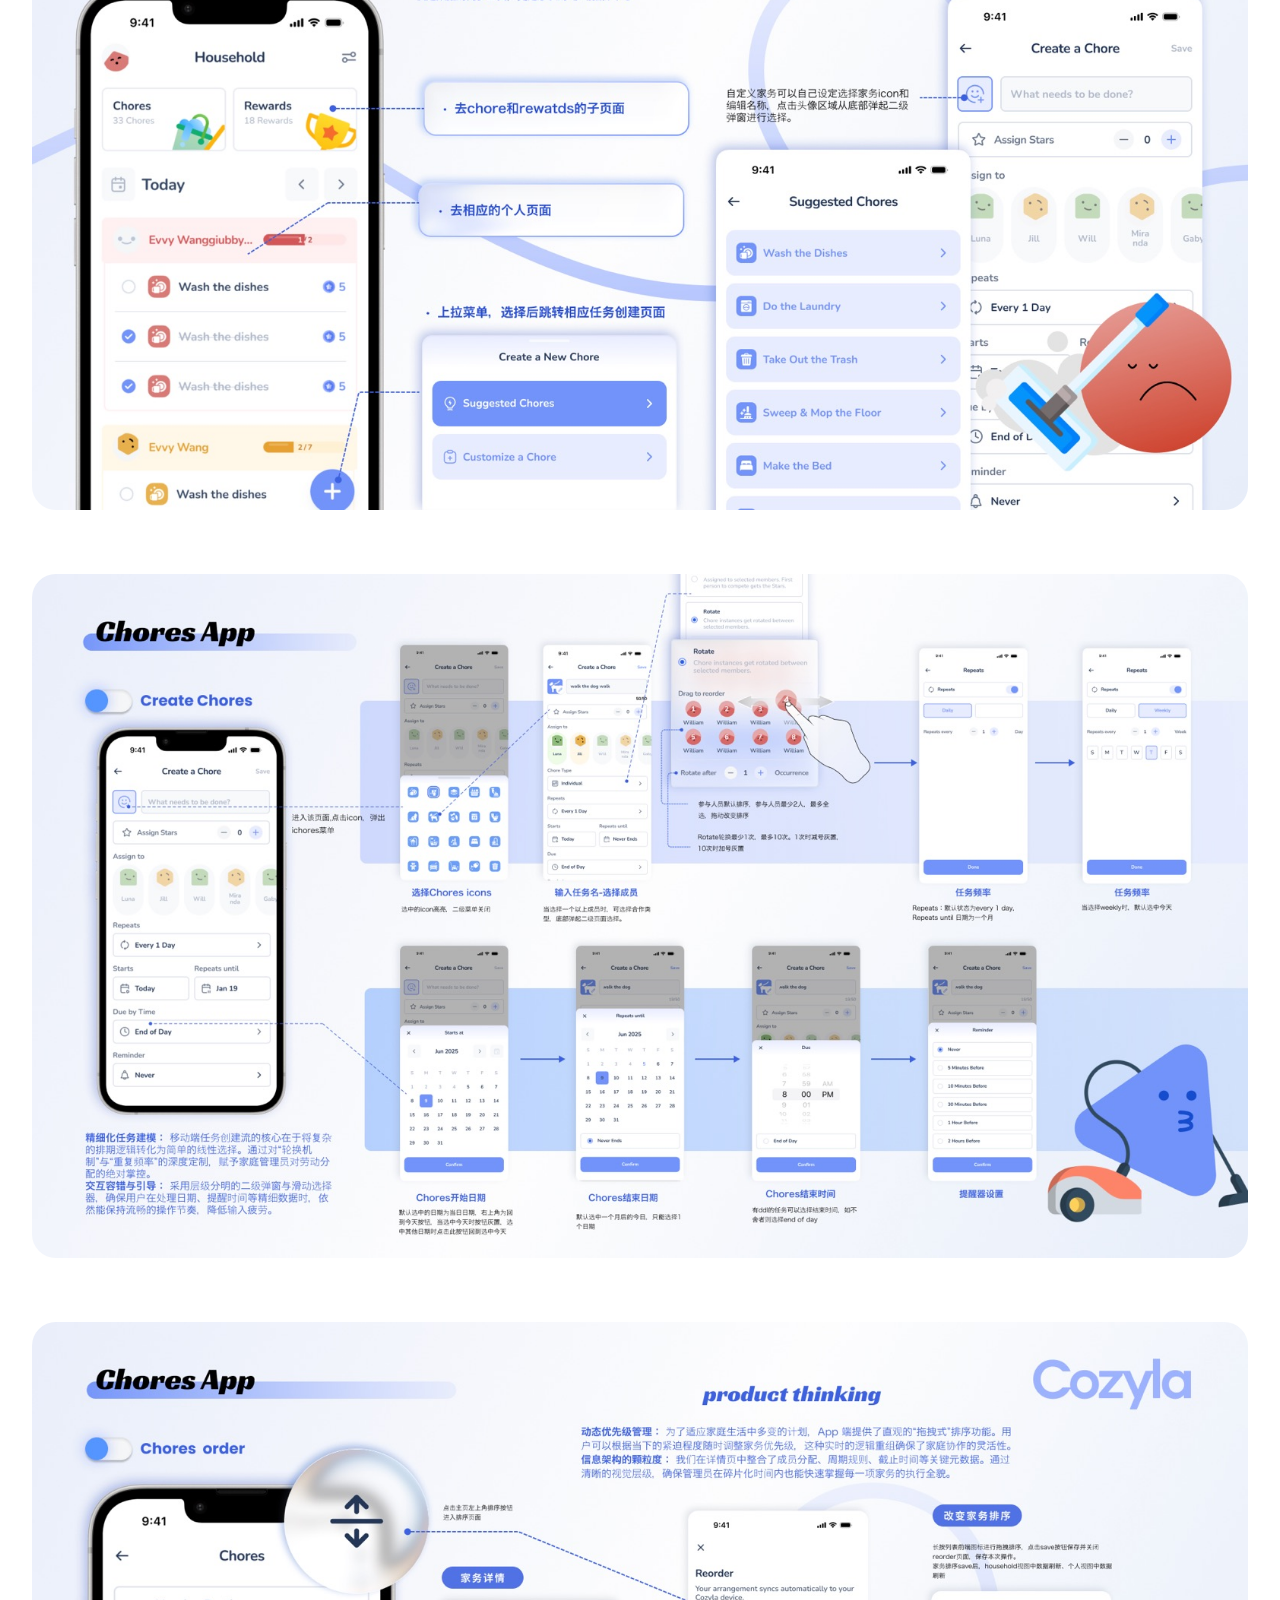
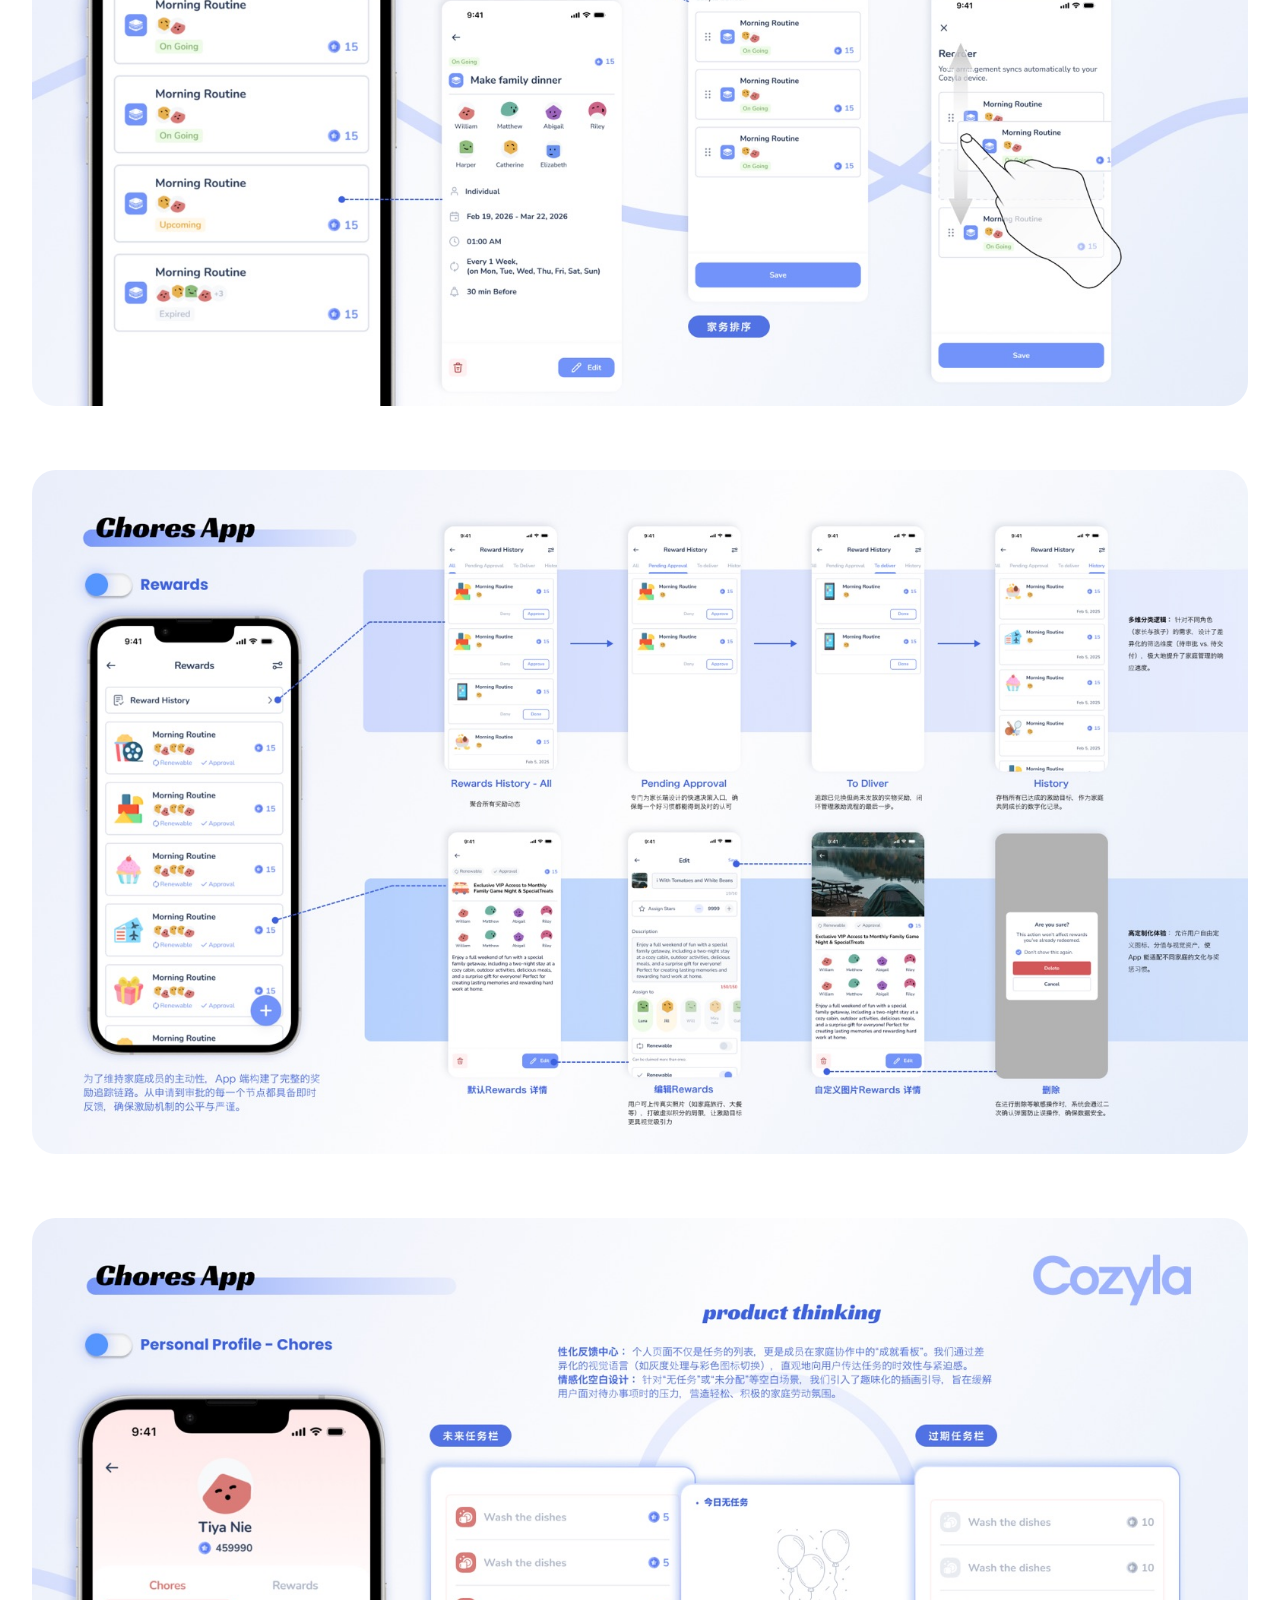
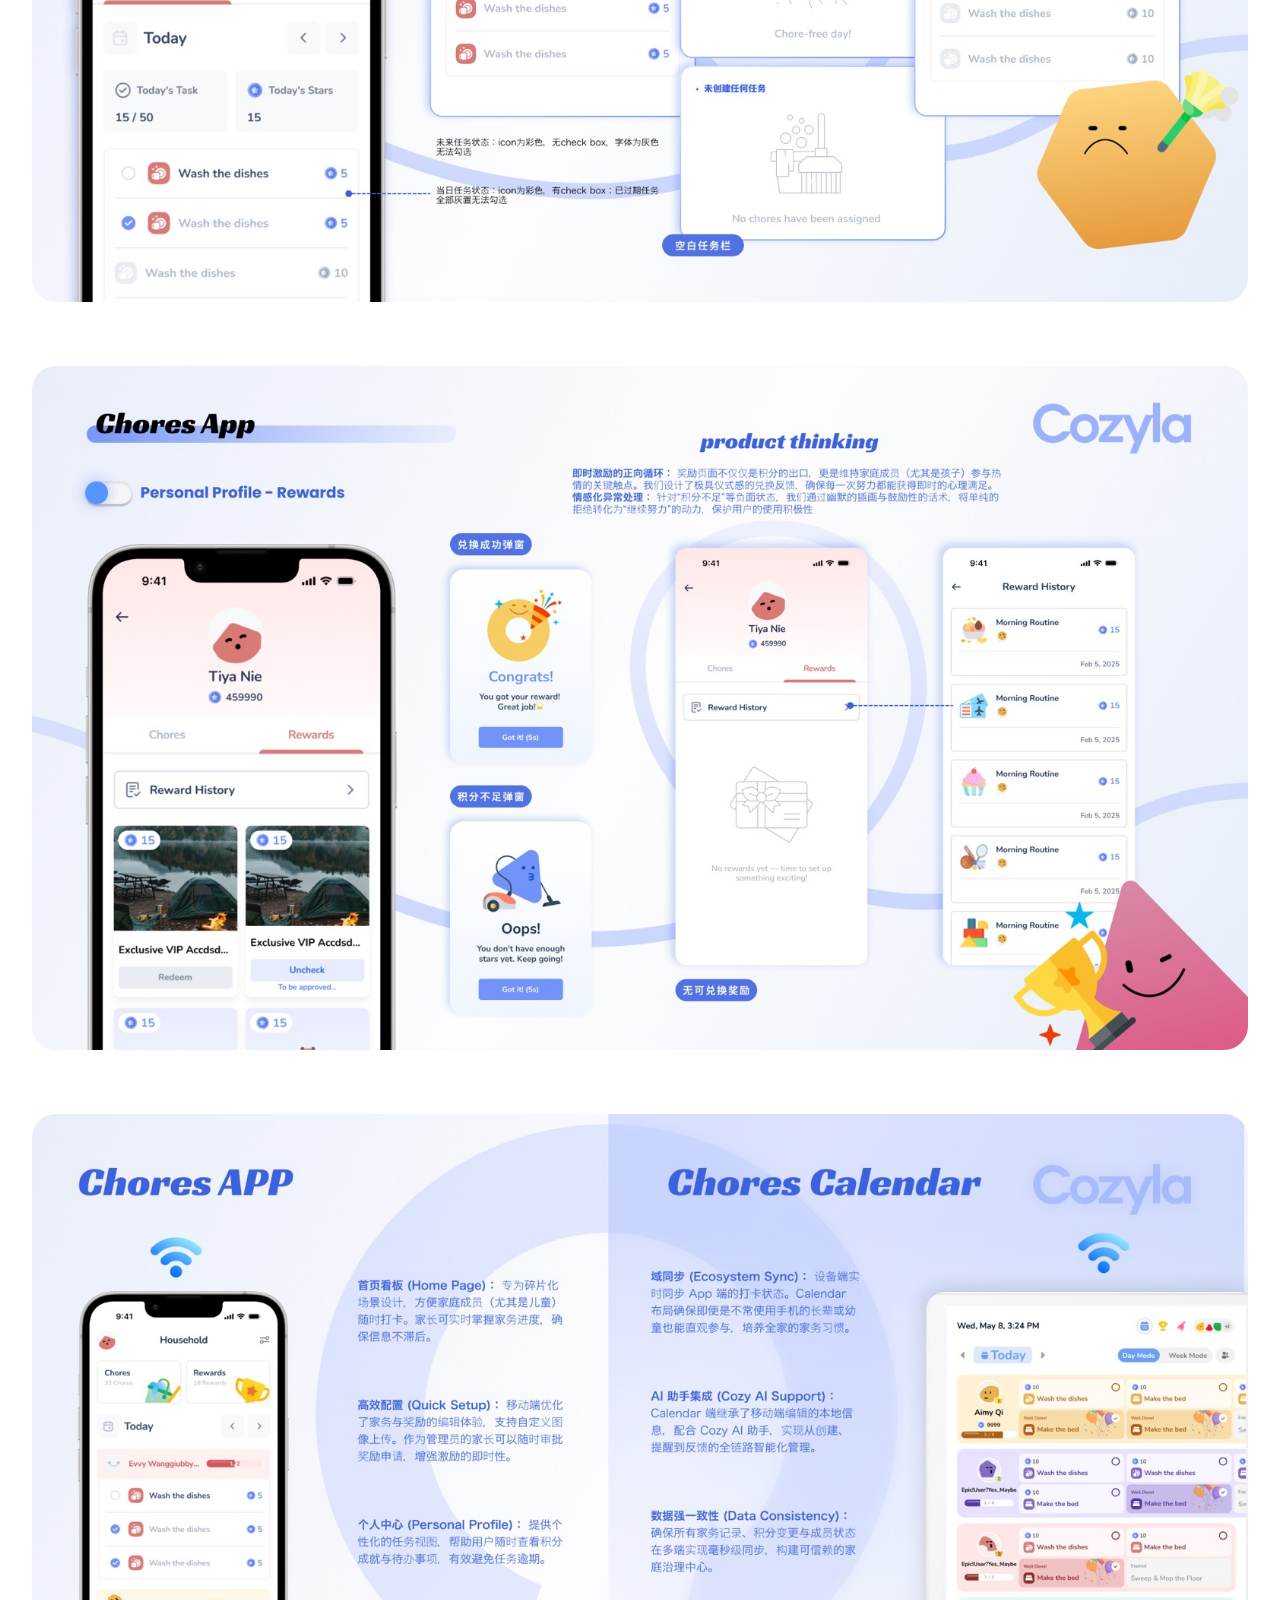
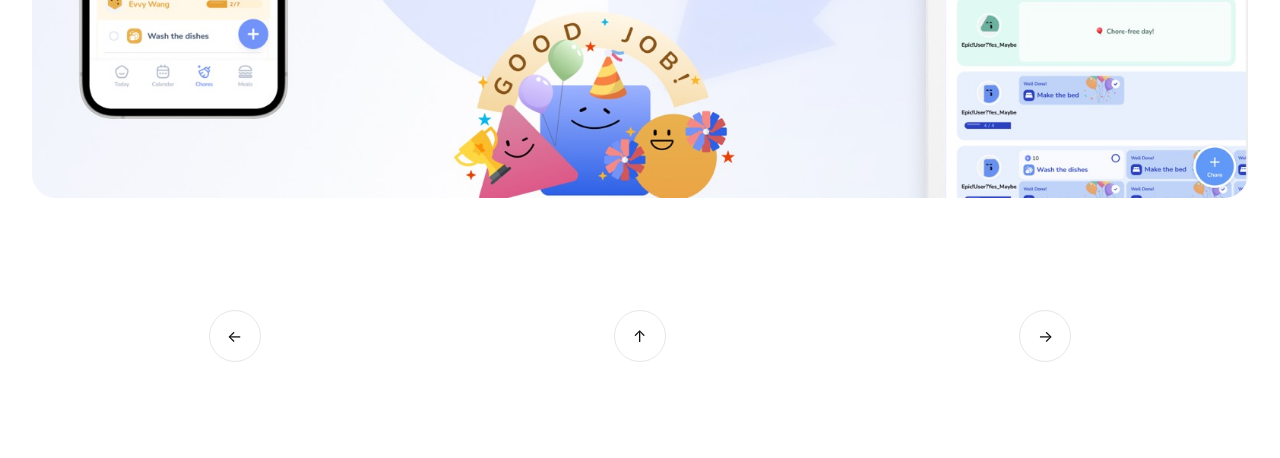
<file: project2-detail.html>
<!DOCTYPE html>
<html lang="en">
<head>
    <meta charset="UTF-8">
    <meta name="viewport" content="width=device-width, initial-scale=1.0">
    <title>Project Detail | Cozyla Mobile App</title>
    <link rel="stylesheet" href="assets/tailwind.css">
    <link rel="preconnect" href="https://fonts.googleapis.com">
    <link rel="preconnect" href="https://fonts.gstatic.com" crossorigin>
    <link href="https://fonts.googleapis.com/css2?family=Inter:wght@300;400;500;600&family=Playfair+Display:ital,wght@0,400;0,600;1,400&display=swap" rel="stylesheet">
    <style>
        body { font-family: 'Inter', sans-serif; background-color: #ffffff; color: #111111; scroll-behavior: smooth; }
        .serif { font-family: 'Playfair Display', serif; }
        .nav-link { font-size: 0.75rem; text-transform: uppercase; letter-spacing: 0.1em; color: #666666; transition: color 0.3s ease; }
        .nav-link:hover { color: #111111; }
        .section-padding { padding-top: 6rem; padding-bottom: 6rem; }
        .image-reveal { opacity: 0; transform: translateY(48px); transition: opacity 0.9s ease, transform 0.9s ease; }
        .image-reveal.is-visible { opacity: 1; transform: translateY(0); }
        .project-gallery { display: flex; flex-direction: column; gap: 4rem; }
        .bottom-nav { padding: 7rem 0 6rem; }
        .nav-arrow {
            width: 3.25rem;
            height: 3.25rem;
            border: 1px solid #e5e7eb;
            border-radius: 9999px;
            display: inline-flex;
            align-items: center;
            justify-content: center;
            color: #111111;
            transition: background-color 0.25s ease, transform 0.25s ease;
        }
        .nav-arrow:hover { background-color: #f5f5f5; transform: translateY(-2px); }
        .nav-arrow.is-disabled { color: #c7c7c7; background: #f7f7f7; cursor: default; opacity: 0.72; }
        .nav-arrow.is-disabled:hover { transform: none; }
        .boundary-message { display: none; }
    </style>
</head>
<body class="antialiased">
    <nav class="fixed top-0 w-full z-50 bg-white/90 backdrop-blur-md">
        <div class="max-w-7xl mx-auto px-8 py-6 flex items-center justify-between">
            <a href="index.html" class="text-lg font-medium tracking-tighter">Back to Portfolio</a>
            <a href="index.html" class="nav-link">Home</a>
        </div>
    </nav>

    <main class="pt-28 px-8">
        <div class="max-w-7xl mx-auto">
            <div class="mb-12">
                <p class="text-sm uppercase tracking-[0.2em] text-gray-400 font-medium">Project Detail</p>
                <h1 class="text-5xl md:text-6xl serif italic mt-5">Cozyla Calendar+ & Mobile App</h1>
                <p class="text-lg text-gray-600 mt-4 max-w-3xl">A family scheduling experience designed to help parents and children manage routines, tasks, and shared moments with simplicity and delight.</p>
            </div>

            <div class="space-y-10">
                <div class="aspect-[16/9] bg-gray-200 rounded-3xl overflow-hidden image-reveal">
                    <img loading="eager" decoding="async" src="optimized/detail/Project2-Cozyla-APP-0.jpg" alt="Cozyla App cover" class="w-full h-full object-cover" />
                </div>

                <div class="grid grid-cols-1 lg:grid-cols-3 gap-8">
                    <div class="space-y-3">
                        <h2 class="text-sm uppercase tracking-[0.24em] text-gray-400 font-medium">Role</h2>
                        <p class="text-lg text-gray-700">UX/UI Designer</p>
                    </div>
                    <div class="space-y-3">
                        <h2 class="text-sm uppercase tracking-[0.24em] text-gray-400 font-medium">Timeline</h2>
                        <p class="text-lg text-gray-700">Jan 2026 — Apr 2026</p>
                    </div>
                    <div class="space-y-3">
                        <h2 class="text-sm uppercase tracking-[0.24em] text-gray-400 font-medium">Contribution</h2>
                        <p class="text-lg text-gray-700">Research, interaction design, visual system, prototype.</p>
                    </div>
                </div>

                <div class="space-y-6 text-gray-600 leading-relaxed">
                    <p>This project explores a calm, family-friendly interface for shared schedules, quick task handoff, and household routines. It prioritizes clarity for both adults and children through color-coded workflows, simple task cards, and a visually warm layout.</p>
                    <p>The mobile app concept includes a daily agenda, rewards system, and easy access to family tasks. It is designed to feel familiar yet refreshing for families managing multiple activities together.</p>
                </div>

                <div class="pt-16">
                    <h2 class="text-2xl serif italic mb-8">Project Gallery</h2>
                    <div class="project-gallery">
                        <div class="aspect-[16/9] bg-gray-200 rounded-3xl overflow-hidden image-reveal">
                            <img loading="lazy" decoding="async" src="optimized/detail/Project2-Cozyla-APP-1.jpg" alt="Cozyla App image 1" class="w-full h-full object-cover" />
                        </div>
                        <div class="aspect-[16/9] bg-gray-200 rounded-3xl overflow-hidden image-reveal">
                            <img loading="lazy" decoding="async" src="optimized/detail/Project2-Cozyla-APP-2.jpg" alt="Cozyla App image 2" class="w-full h-full object-cover" />
                        </div>
                        <div class="aspect-[16/9] bg-gray-200 rounded-3xl overflow-hidden image-reveal">
                            <img loading="lazy" decoding="async" src="optimized/detail/Project2-Cozyla-APP-3.jpg" alt="Cozyla App image 3" class="w-full h-full object-cover" />
                        </div>
                        <div class="aspect-[16/9] bg-gray-200 rounded-3xl overflow-hidden image-reveal">
                            <img loading="lazy" decoding="async" src="optimized/detail/Project2-Cozyla-APP-4.jpg" alt="Cozyla App image 4" class="w-full h-full object-cover" />
                        </div>
                        <div class="aspect-[16/9] bg-gray-200 rounded-3xl overflow-hidden image-reveal">
                            <img loading="lazy" decoding="async" src="optimized/detail/Project2-Cozyla-APP-5.jpg" alt="Cozyla App image 5" class="w-full h-full object-cover" />
                        </div>
                        <div class="aspect-[16/9] bg-gray-200 rounded-3xl overflow-hidden image-reveal">
                            <img loading="lazy" decoding="async" src="optimized/detail/Project2-Cozyla-APP-6.jpg" alt="Cozyla App image 6" class="w-full h-full object-cover" />
                        </div>
                        <div class="aspect-[16/9] bg-gray-200 rounded-3xl overflow-hidden image-reveal">
                            <img loading="lazy" decoding="async" src="optimized/detail/Project2-Cozyla-APP-7.jpg" alt="Cozyla App image 7" class="w-full h-full object-cover" />
                        </div>
                    </div>
                </div>
            </div>

            <section class="bottom-nav">
                <div class="grid grid-cols-3 items-start text-center">
                    <div>
                        <button type="button" class="nav-arrow project-nav" data-target="project-detail.html" aria-label="Previous project">←</button>
                        <p class="boundary-message"></p>
                    </div>
                    <div>
                        <button type="button" class="nav-arrow" data-scroll-top aria-label="Back to top">↑</button>
                    </div>
                    <div>
                        <button type="button" class="nav-arrow project-nav" data-target="project3-detail.html" aria-label="Next project">→</button>
                        <p class="boundary-message"></p>
                    </div>
                </div>
            </section>
        </div>
    </main>
    <script>
        const detailTranslations = {
            zh: {
                title: '项目详情 | Cozyla Calendar+ 与移动端 App',
                back: '返回作品集',
                home: '首页',
                label: '项目详情',
                projectTitle: 'Cozyla Calendar+ 与移动端 App',
                intro: '这是一个面向家庭日程协作的体验设计，帮助父母和孩子以更简单、愉悦的方式管理日常安排、任务和共享时刻。',
                roleLabel: '角色',
                role: 'UX/UI 设计师',
                timelineLabel: '周期',
                timeline: '2026.1月 - 2026.4月',
                contributionLabel: '负责内容',
                contribution: '用户研究、交互设计、视觉系统、原型设计。',
                bodyOne: '这个项目探索了一套平静、友好的家庭界面，用于共享日程、快速分配任务和管理家庭日常。它通过色彩编码的流程、简洁的任务卡片和温暖的视觉布局，让成人与儿童都能清晰理解并轻松使用。',
                bodyTwo: '移动端概念包含每日议程、奖励系统以及家庭任务入口。整体体验希望在熟悉的使用方式中加入新鲜感，帮助家庭更自然地协同安排多项活动。',
                gallery: '项目图片',
                prevLabel: '上一个项目',
                topLabel: '返回顶部',
                nextLabel: '下一个项目'
            },
            en: {
                title: 'Project Detail | Cozyla Calendar+ & Mobile App',
                back: 'Back to Portfolio',
                home: 'Home',
                label: 'Project Detail',
                projectTitle: 'Cozyla Calendar+ & Mobile App',
                intro: 'A family scheduling experience designed to help parents and children manage routines, tasks, and shared moments with simplicity and delight.',
                roleLabel: 'Role',
                role: 'UX/UI Designer',
                timelineLabel: 'Timeline',
                timeline: 'Jan 2026 - Apr 2026',
                contributionLabel: 'Contribution',
                contribution: 'Research, interaction design, visual system, prototype.',
                bodyOne: 'This project explores a calm, family-friendly interface for shared schedules, quick task handoff, and household routines. It prioritizes clarity for both adults and children through color-coded workflows, simple task cards, and a visually warm layout.',
                bodyTwo: 'The mobile app concept includes a daily agenda, rewards system, and easy access to family tasks. It is designed to feel familiar yet refreshing for families managing multiple activities together.',
                gallery: 'Project Gallery',
                prevLabel: 'Previous project',
                topLabel: 'Back to top',
                nextLabel: 'Next project'
            }
        };

        const getDetailLanguage = () => {
            const urlLanguage = new URLSearchParams(window.location.search).get('lang');
            if (urlLanguage === 'en' || urlLanguage === 'zh') return urlLanguage;
            return localStorage.getItem('portfolio-language') || 'zh';
        };

        const setupDetailLanguage = () => {
            const language = getDetailLanguage();
            const text = detailTranslations[language];
            const navLinks = document.querySelectorAll('nav a');
            const header = document.querySelector('.mb-12');
            const metaItems = document.querySelectorAll('main .grid > .space-y-3');
            const bodyParagraphs = document.querySelectorAll('.space-y-6.text-gray-600 p');
            const galleryHeading = document.querySelector('.pt-16 h2');
            const topButton = document.querySelector('[data-scroll-top]');
            const projectButtons = document.querySelectorAll('.project-nav');

            document.title = text.title;
            document.documentElement.lang = language === 'zh' ? 'zh-CN' : 'en';
            localStorage.setItem('portfolio-language', language);

            navLinks.forEach((link, index) => {
                link.textContent = index === 0 ? text.back : text.home;
                link.href = index === 0 ? `index.html?lang=${language}#design` : `index.html?lang=${language}#home`;
            });

            if (header) {
                header.querySelector('p').textContent = text.label;
                header.querySelector('h1').textContent = text.projectTitle;
                header.querySelector('p.text-lg').textContent = text.intro;
            }

            const metaText = [
                [text.roleLabel, text.role],
                [text.timelineLabel, text.timeline],
                [text.contributionLabel, text.contribution]
            ];
            metaItems.forEach((item, index) => {
                item.querySelector('h2').textContent = metaText[index][0];
                item.querySelector('p').textContent = metaText[index][1];
            });

            if (bodyParagraphs[0]) bodyParagraphs[0].textContent = text.bodyOne;
            if (bodyParagraphs[1]) bodyParagraphs[1].textContent = text.bodyTwo;
            if (galleryHeading) galleryHeading.textContent = text.gallery;
            if (topButton) topButton.setAttribute('aria-label', text.topLabel);
            projectButtons.forEach((button, index) => button.setAttribute('aria-label', index === 0 ? text.prevLabel : text.nextLabel));
        };

        setupDetailLanguage();

        const revealObserver = new IntersectionObserver((entries) => {
            entries.forEach((entry) => {
                if (entry.isIntersecting) {
                    entry.target.classList.add('is-visible');
                    revealObserver.unobserve(entry.target);
                }
            });
        }, { threshold: 0.18 });

        document.querySelectorAll('.image-reveal').forEach((image) => revealObserver.observe(image));

        document.querySelector('[data-scroll-top]').addEventListener('click', () => {
            window.scrollTo({ top: 0, behavior: 'smooth' });
        });

        document.querySelectorAll('.project-nav').forEach((button) => {
            button.addEventListener('click', () => {
                const target = button.dataset.target;
                if (target) {
                    const url = new URL(target, window.location.href);
                    url.searchParams.set('lang', getDetailLanguage());
                    window.location.href = `${url.pathname.split('/').pop()}${url.search}`;
                    return;
                }
            });
        });
    </script>
</body>
</html>
</file>
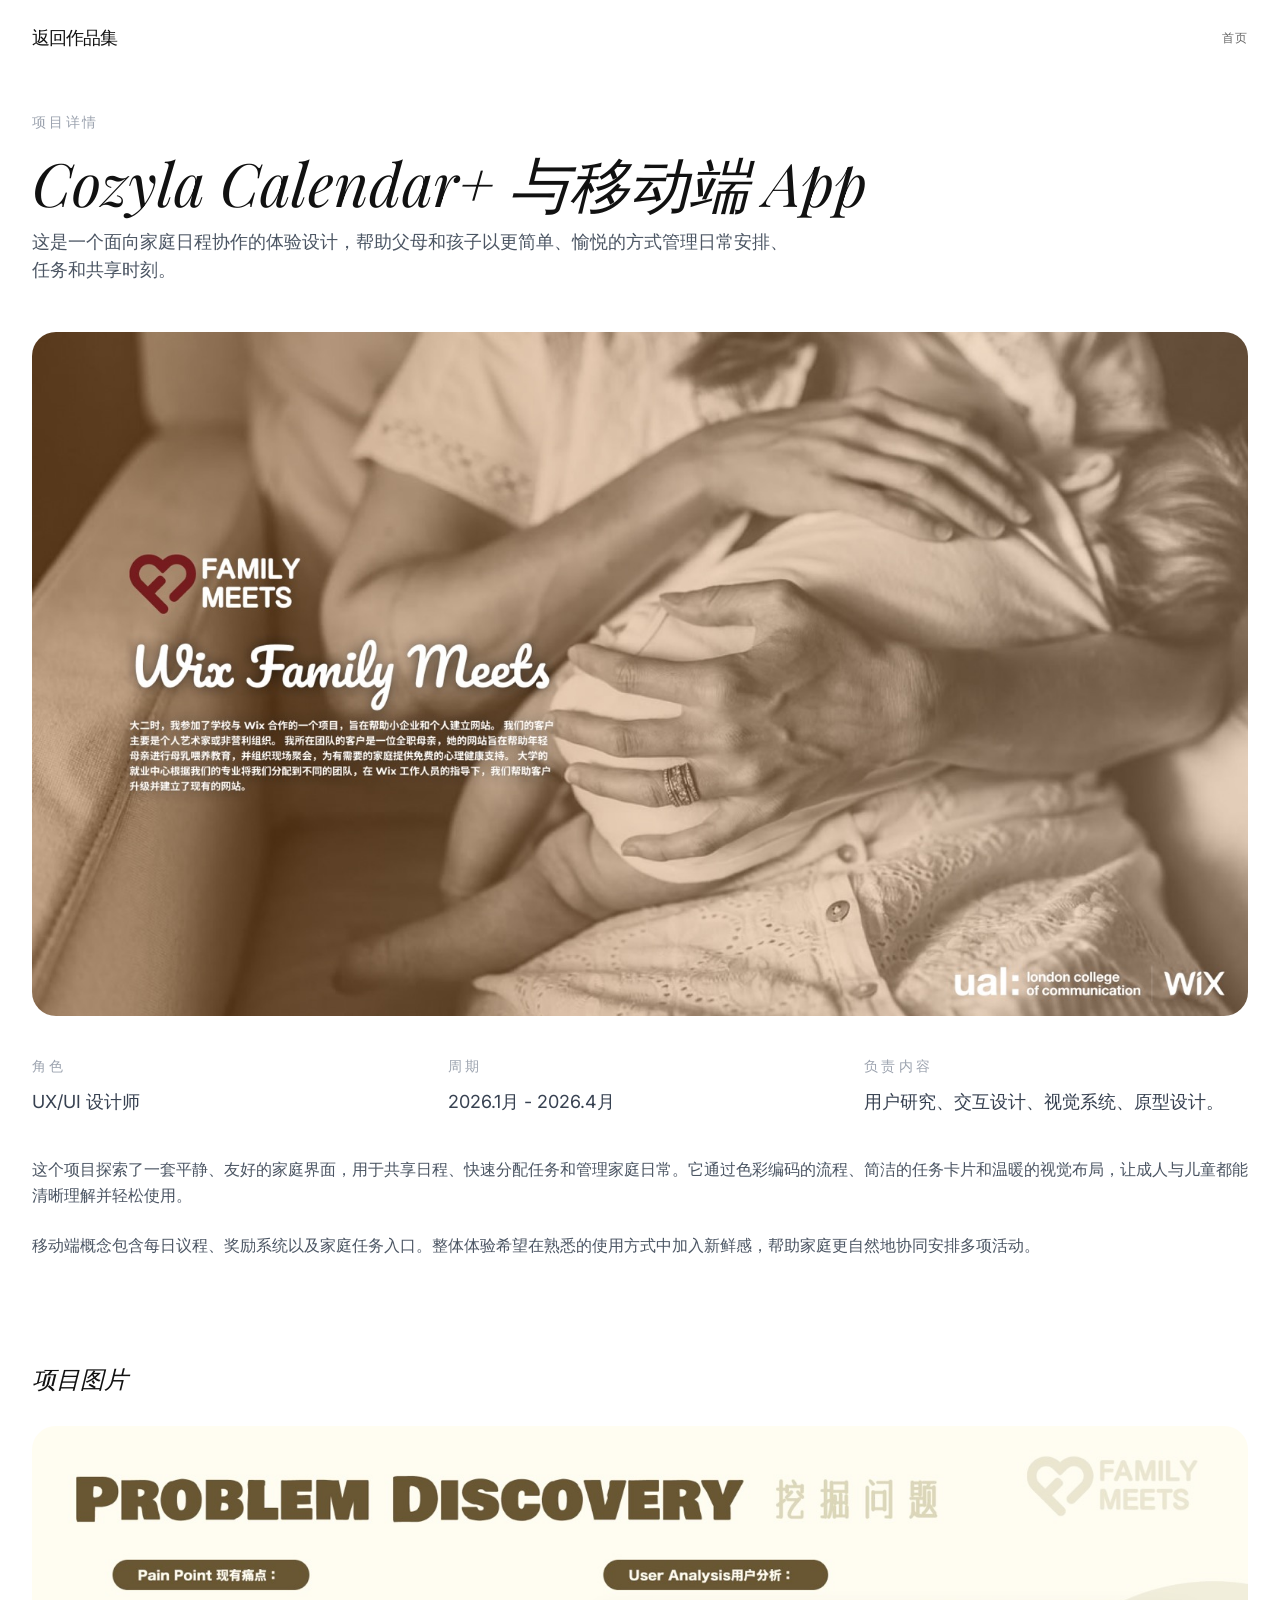
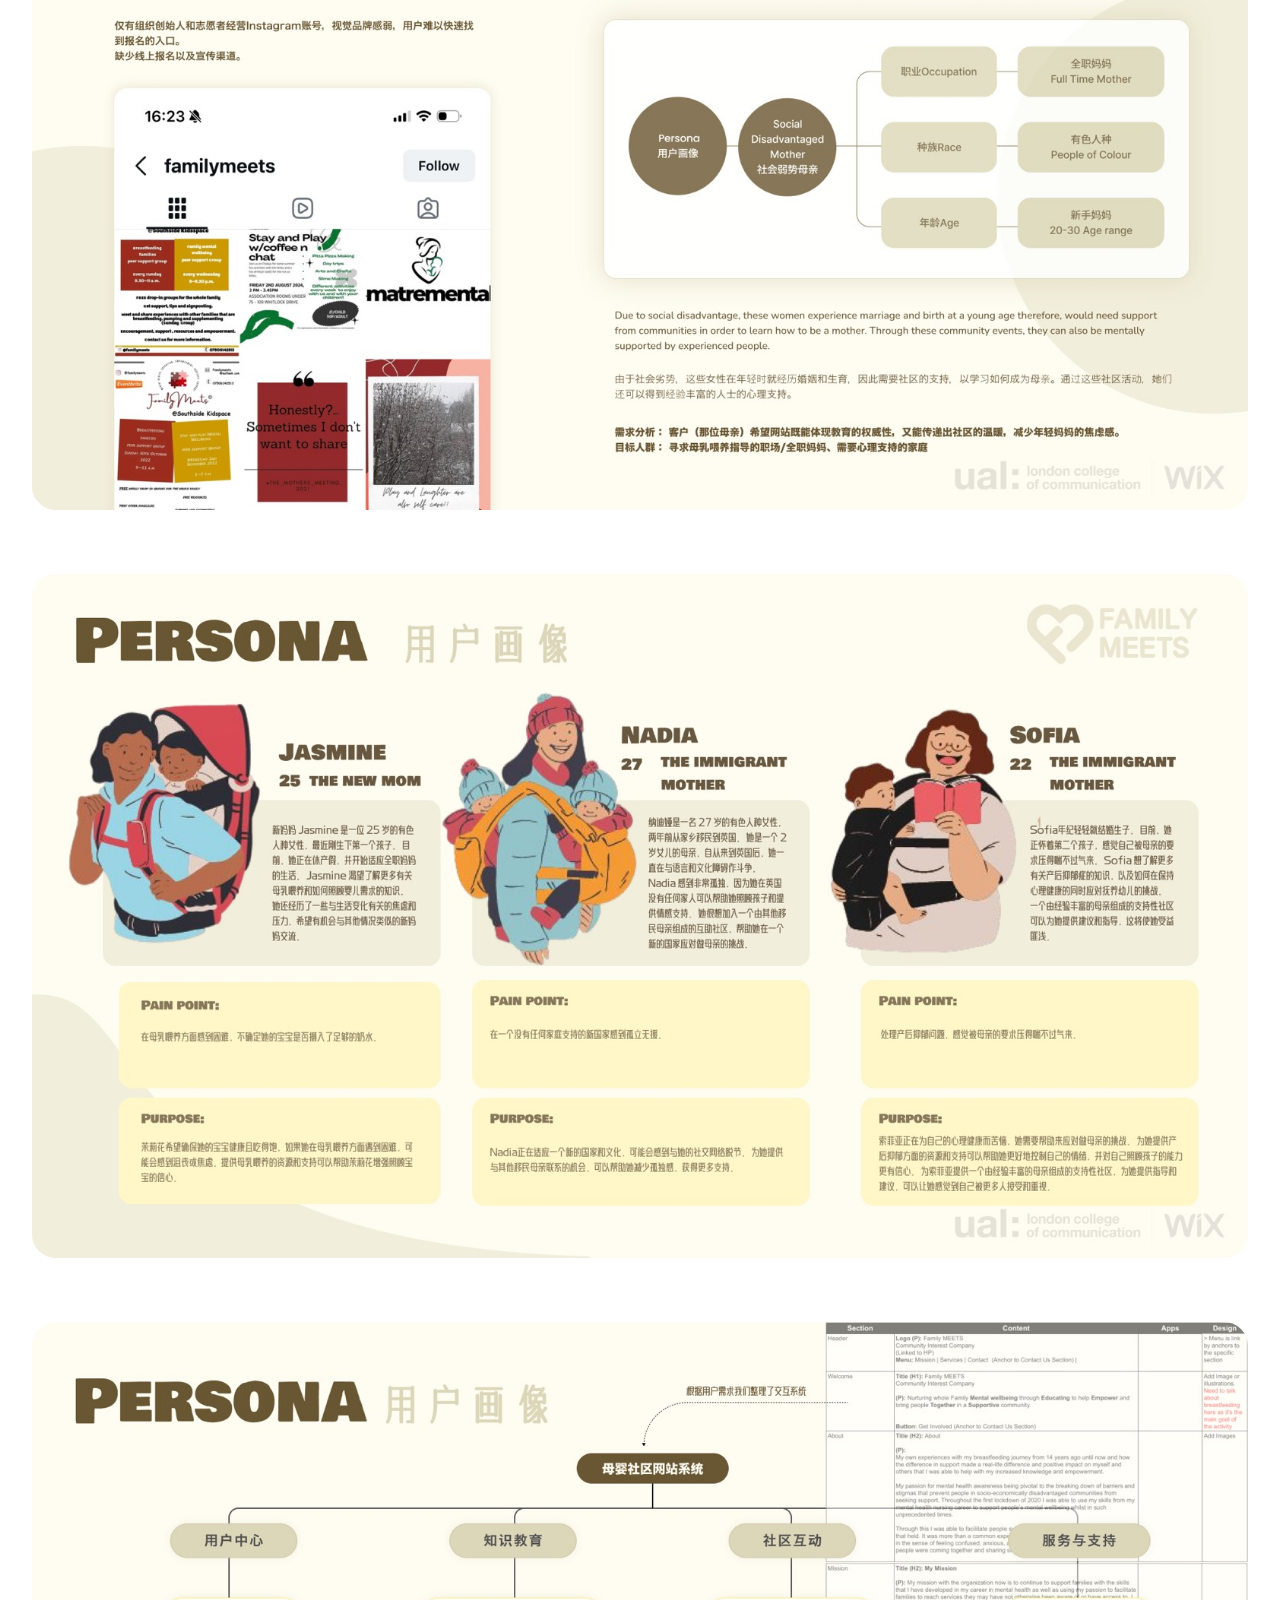
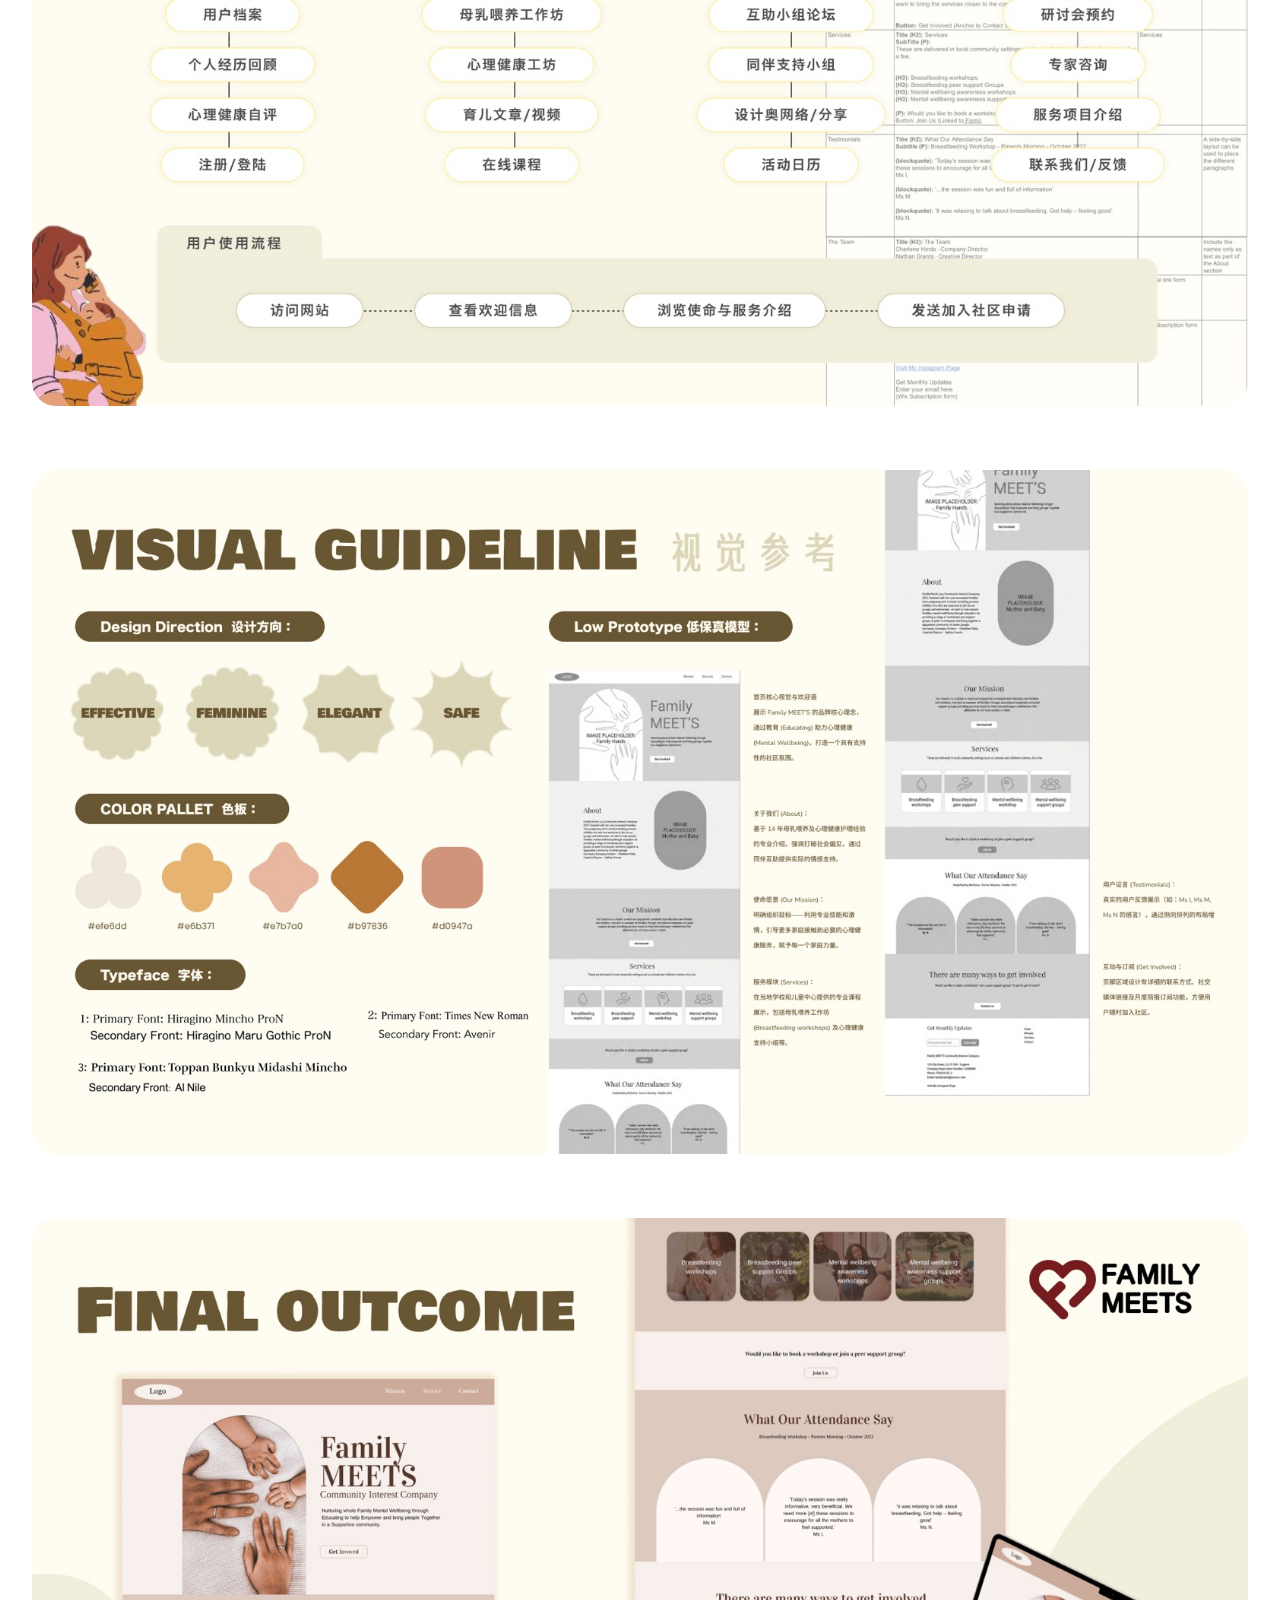
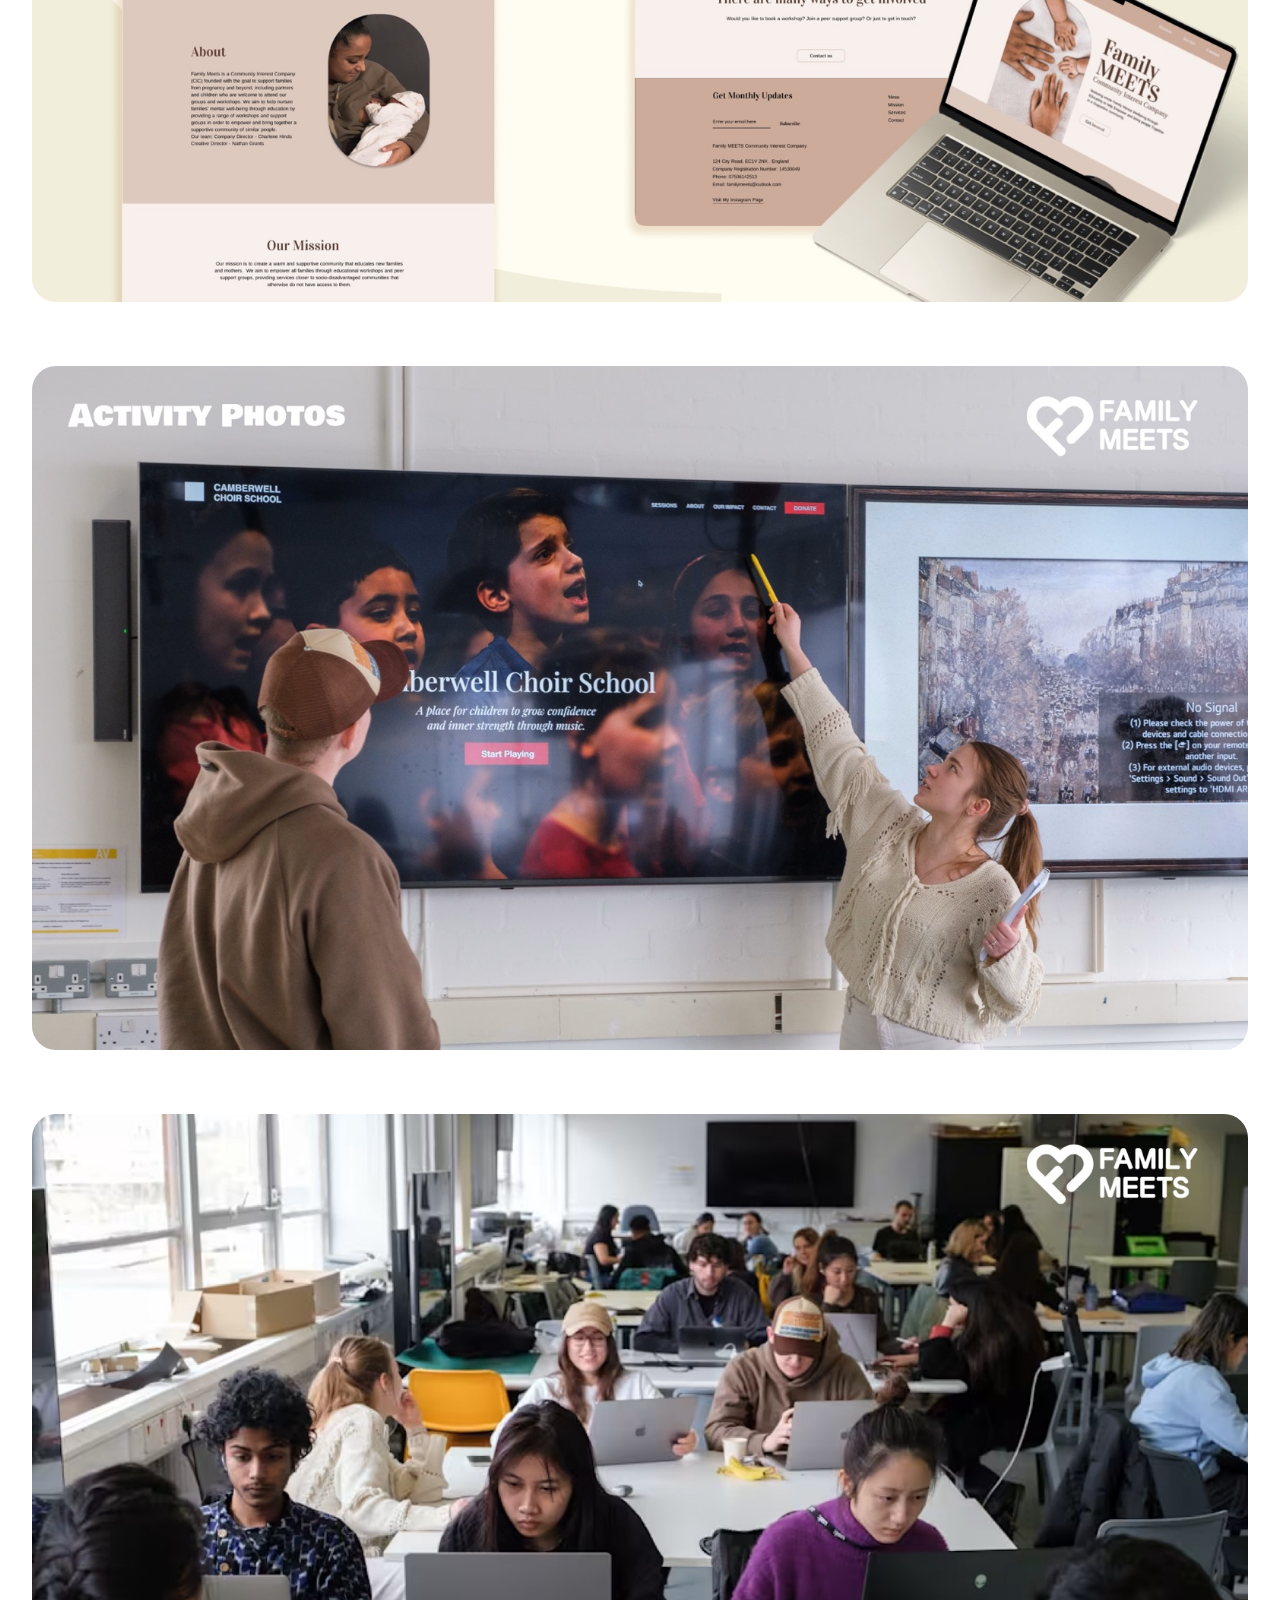
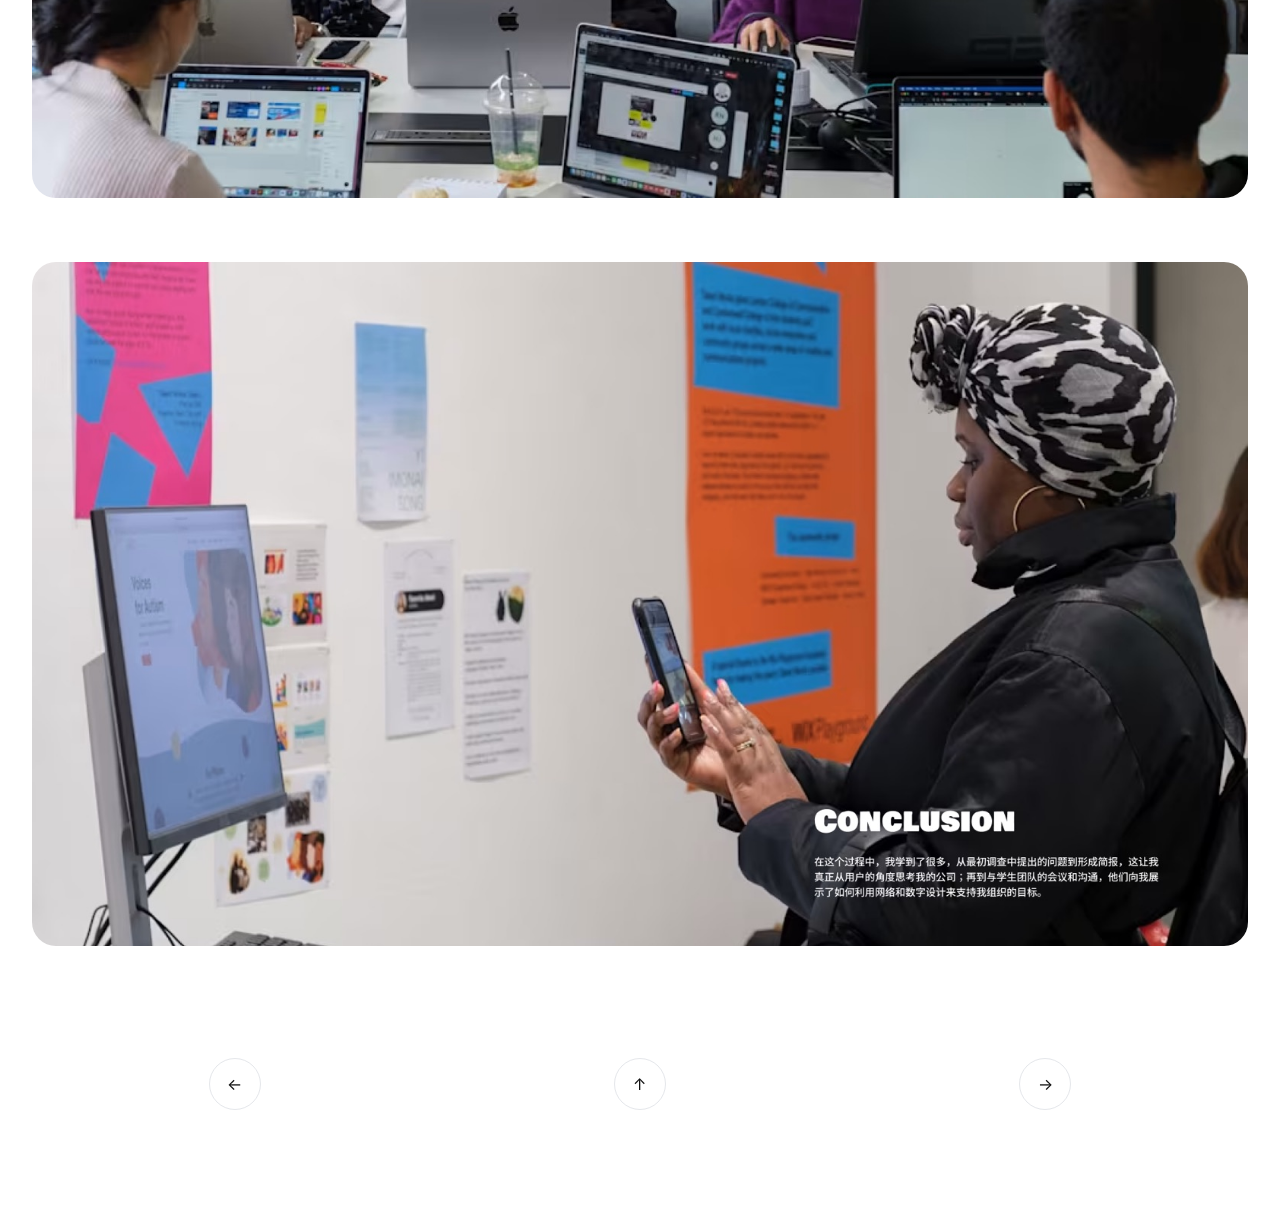
<file: project3-detail.html>
<!DOCTYPE html>
<html lang="en">
<head>
    <meta charset="UTF-8">
    <meta name="viewport" content="width=device-width, initial-scale=1.0">
    <title>Project Detail | WIX Website Redesign</title>
    <link rel="stylesheet" href="assets/tailwind.css">
    <link rel="preconnect" href="https://fonts.googleapis.com">
    <link rel="preconnect" href="https://fonts.gstatic.com" crossorigin>
    <link href="https://fonts.googleapis.com/css2?family=Inter:wght@300;400;500;600&family=Playfair+Display:ital,wght@0,400;0,600;1,400&display=swap" rel="stylesheet">
    <style>
        body { font-family: 'Inter', sans-serif; background-color: #ffffff; color: #111111; scroll-behavior: smooth; }
        .serif { font-family: 'Playfair Display', serif; }
        .nav-link { font-size: 0.75rem; text-transform: uppercase; letter-spacing: 0.1em; color: #666666; transition: color 0.3s ease; }
        .nav-link:hover { color: #111111; }
        .section-padding { padding-top: 6rem; padding-bottom: 6rem; }
        .image-reveal { opacity: 0; transform: translateY(48px); transition: opacity 0.9s ease, transform 0.9s ease; }
        .image-reveal.is-visible { opacity: 1; transform: translateY(0); }
        .project-gallery { display: flex; flex-direction: column; gap: 4rem; }
        .bottom-nav { padding: 7rem 0 6rem; }
        .nav-arrow {
            width: 3.25rem;
            height: 3.25rem;
            border: 1px solid #e5e7eb;
            border-radius: 9999px;
            display: inline-flex;
            align-items: center;
            justify-content: center;
            color: #111111;
            transition: background-color 0.25s ease, transform 0.25s ease;
        }
        .nav-arrow:hover { background-color: #f5f5f5; transform: translateY(-2px); }
        .nav-arrow.is-disabled { color: #c7c7c7; background: #f7f7f7; cursor: default; opacity: 0.72; }
        .nav-arrow.is-disabled:hover { transform: none; }
        .boundary-message { display: none; }
    </style>
</head>
<body class="antialiased">
    <nav class="fixed top-0 w-full z-50 bg-white/90 backdrop-blur-md">
        <div class="max-w-7xl mx-auto px-8 py-6 flex items-center justify-between">
            <a href="index.html" class="text-lg font-medium tracking-tighter">Back to Portfolio</a>
            <a href="index.html" class="nav-link">Home</a>
        </div>
    </nav>

    <main class="pt-28 px-8">
        <div class="max-w-7xl mx-auto">
            <div class="mb-12">
                <p class="text-sm uppercase tracking-[0.2em] text-gray-400 font-medium">Project Detail</p>
                <h1 class="text-5xl md:text-6xl serif italic mt-5">Cozyla Calendar+ & Mobile App</h1>
                <p class="text-lg text-gray-600 mt-4 max-w-3xl">A family scheduling experience designed to help parents and children manage routines, tasks, and shared moments with simplicity and delight.</p>
            </div>

            <div class="space-y-10">
                <div class="aspect-[16/9] bg-gray-200 rounded-3xl overflow-hidden image-reveal">
                    <img loading="eager" decoding="async" src="optimized/detail/Project3-wix-0.jpg" alt="Wix project cover" class="w-full h-full object-cover" />
                </div>

                <div class="grid grid-cols-1 lg:grid-cols-3 gap-8">
                    <div class="space-y-3">
                        <h2 class="text-sm uppercase tracking-[0.24em] text-gray-400 font-medium">Role</h2>
                        <p class="text-lg text-gray-700">UX/UI Designer</p>
                    </div>
                    <div class="space-y-3">
                        <h2 class="text-sm uppercase tracking-[0.24em] text-gray-400 font-medium">Timeline</h2>
                        <p class="text-lg text-gray-700">Jan 2026 — Apr 2026</p>
                    </div>
                    <div class="space-y-3">
                        <h2 class="text-sm uppercase tracking-[0.24em] text-gray-400 font-medium">Contribution</h2>
                        <p class="text-lg text-gray-700">Research, interaction design, visual system, prototype.</p>
                    </div>
                </div>

                <div class="space-y-6 text-gray-600 leading-relaxed">
                    <p>This project explores a calm, family-friendly interface for shared schedules, quick task handoff, and household routines. It prioritizes clarity for both adults and children through color-coded workflows, simple task cards, and a visually warm layout.</p>
                    <p>The mobile app concept includes a daily agenda, rewards system, and easy access to family tasks. It is designed to feel familiar yet refreshing for families managing multiple activities together.</p>
                </div>

                <div class="pt-16">
                    <h2 class="text-2xl serif italic mb-8">Project Gallery</h2>
                    <div class="project-gallery">
                        <div class="aspect-[16/9] bg-gray-200 rounded-3xl overflow-hidden image-reveal">
                            <img loading="lazy" decoding="async" src="optimized/detail/Project3-wix-1.jpg" alt="Wix project image 1" class="w-full h-full object-cover" />
                        </div>
                        <div class="aspect-[16/9] bg-gray-200 rounded-3xl overflow-hidden image-reveal">
                            <img loading="lazy" decoding="async" src="optimized/detail/Project3-wix-2.jpg" alt="Wix project image 2" class="w-full h-full object-cover" />
                        </div>
                        <div class="aspect-[16/9] bg-gray-200 rounded-3xl overflow-hidden image-reveal">
                            <img loading="lazy" decoding="async" src="optimized/detail/Project3-wix-3.jpg" alt="Wix project image 3" class="w-full h-full object-cover" />
                        </div>
                        <div class="aspect-[16/9] bg-gray-200 rounded-3xl overflow-hidden image-reveal">
                            <img loading="lazy" decoding="async" src="optimized/detail/Project3-wix-4.jpg" alt="Wix project image 4" class="w-full h-full object-cover" />
                        </div>
                        <div class="aspect-[16/9] bg-gray-200 rounded-3xl overflow-hidden image-reveal">
                            <img loading="lazy" decoding="async" src="optimized/detail/Project3-wix-5.jpg" alt="Wix project image 5" class="w-full h-full object-cover" />
                        </div>
                        <div class="aspect-[16/9] bg-gray-200 rounded-3xl overflow-hidden image-reveal">
                            <img loading="lazy" decoding="async" src="optimized/detail/Project3-wix-6.jpg" alt="Wix project image 6" class="w-full h-full object-cover" />
                        </div>
                        <div class="aspect-[16/9] bg-gray-200 rounded-3xl overflow-hidden image-reveal">
                            <img loading="lazy" decoding="async" src="optimized/detail/Project3-wix-7.jpg" alt="Wix project image 7" class="w-full h-full object-cover" />
                        </div>
                        <div class="aspect-[16/9] bg-gray-200 rounded-3xl overflow-hidden image-reveal">
                            <img loading="lazy" decoding="async" src="optimized/detail/Project3-wix-8.jpg" alt="Wix project image 8" class="w-full h-full object-cover" />
                        </div>
                    </div>
                </div>
            </div>

            <section class="bottom-nav">
                <div class="grid grid-cols-3 items-start text-center">
                    <div>
                        <button type="button" class="nav-arrow project-nav" data-target="project2-detail.html" aria-label="Previous project">←</button>
                        <p class="boundary-message"></p>
                    </div>
                    <div>
                        <button type="button" class="nav-arrow" data-scroll-top aria-label="Back to top">↑</button>
                    </div>
                    <div>
                        <button type="button" class="nav-arrow project-nav" data-target="project4-detail.html" aria-label="Next project">→</button>
                        <p class="boundary-message"></p>
                    </div>
                </div>
            </section>
        </div>
    </main>
    <script>
        const detailTranslations = {
            zh: {
                title: '项目详情 | Cozyla Calendar+ 与移动端 App',
                back: '返回作品集',
                home: '首页',
                label: '项目详情',
                projectTitle: 'Cozyla Calendar+ 与移动端 App',
                intro: '这是一个面向家庭日程协作的体验设计，帮助父母和孩子以更简单、愉悦的方式管理日常安排、任务和共享时刻。',
                roleLabel: '角色',
                role: 'UX/UI 设计师',
                timelineLabel: '周期',
                timeline: '2026.1月 - 2026.4月',
                contributionLabel: '负责内容',
                contribution: '用户研究、交互设计、视觉系统、原型设计。',
                bodyOne: '这个项目探索了一套平静、友好的家庭界面，用于共享日程、快速分配任务和管理家庭日常。它通过色彩编码的流程、简洁的任务卡片和温暖的视觉布局，让成人与儿童都能清晰理解并轻松使用。',
                bodyTwo: '移动端概念包含每日议程、奖励系统以及家庭任务入口。整体体验希望在熟悉的使用方式中加入新鲜感，帮助家庭更自然地协同安排多项活动。',
                gallery: '项目图片',
                prevLabel: '上一个项目',
                topLabel: '返回顶部',
                nextLabel: '下一个项目'
            },
            en: {
                title: 'Project Detail | Cozyla Calendar+ & Mobile App',
                back: 'Back to Portfolio',
                home: 'Home',
                label: 'Project Detail',
                projectTitle: 'Cozyla Calendar+ & Mobile App',
                intro: 'A family scheduling experience designed to help parents and children manage routines, tasks, and shared moments with simplicity and delight.',
                roleLabel: 'Role',
                role: 'UX/UI Designer',
                timelineLabel: 'Timeline',
                timeline: 'Jan 2026 - Apr 2026',
                contributionLabel: 'Contribution',
                contribution: 'Research, interaction design, visual system, prototype.',
                bodyOne: 'This project explores a calm, family-friendly interface for shared schedules, quick task handoff, and household routines. It prioritizes clarity for both adults and children through color-coded workflows, simple task cards, and a visually warm layout.',
                bodyTwo: 'The mobile app concept includes a daily agenda, rewards system, and easy access to family tasks. It is designed to feel familiar yet refreshing for families managing multiple activities together.',
                gallery: 'Project Gallery',
                prevLabel: 'Previous project',
                topLabel: 'Back to top',
                nextLabel: 'Next project'
            }
        };

        const getDetailLanguage = () => {
            const urlLanguage = new URLSearchParams(window.location.search).get('lang');
            if (urlLanguage === 'en' || urlLanguage === 'zh') return urlLanguage;
            return localStorage.getItem('portfolio-language') || 'zh';
        };

        const setupDetailLanguage = () => {
            const language = getDetailLanguage();
            const text = detailTranslations[language];
            const navLinks = document.querySelectorAll('nav a');
            const header = document.querySelector('.mb-12');
            const metaItems = document.querySelectorAll('main .grid > .space-y-3');
            const bodyParagraphs = document.querySelectorAll('.space-y-6.text-gray-600 p');
            const galleryHeading = document.querySelector('.pt-16 h2');
            const topButton = document.querySelector('[data-scroll-top]');
            const projectButtons = document.querySelectorAll('.project-nav');

            document.title = text.title;
            document.documentElement.lang = language === 'zh' ? 'zh-CN' : 'en';
            localStorage.setItem('portfolio-language', language);

            navLinks.forEach((link, index) => {
                link.textContent = index === 0 ? text.back : text.home;
                link.href = index === 0 ? `index.html?lang=${language}#design` : `index.html?lang=${language}#home`;
            });

            if (header) {
                header.querySelector('p').textContent = text.label;
                header.querySelector('h1').textContent = text.projectTitle;
                header.querySelector('p.text-lg').textContent = text.intro;
            }

            const metaText = [
                [text.roleLabel, text.role],
                [text.timelineLabel, text.timeline],
                [text.contributionLabel, text.contribution]
            ];
            metaItems.forEach((item, index) => {
                item.querySelector('h2').textContent = metaText[index][0];
                item.querySelector('p').textContent = metaText[index][1];
            });

            if (bodyParagraphs[0]) bodyParagraphs[0].textContent = text.bodyOne;
            if (bodyParagraphs[1]) bodyParagraphs[1].textContent = text.bodyTwo;
            if (galleryHeading) galleryHeading.textContent = text.gallery;
            if (topButton) topButton.setAttribute('aria-label', text.topLabel);
            projectButtons.forEach((button, index) => button.setAttribute('aria-label', index === 0 ? text.prevLabel : text.nextLabel));
        };

        setupDetailLanguage();

        const revealObserver = new IntersectionObserver((entries) => {
            entries.forEach((entry) => {
                if (entry.isIntersecting) {
                    entry.target.classList.add('is-visible');
                    revealObserver.unobserve(entry.target);
                }
            });
        }, { threshold: 0.18 });

        document.querySelectorAll('.image-reveal').forEach((image) => revealObserver.observe(image));

        document.querySelector('[data-scroll-top]').addEventListener('click', () => {
            window.scrollTo({ top: 0, behavior: 'smooth' });
        });

        document.querySelectorAll('.project-nav').forEach((button) => {
            button.addEventListener('click', () => {
                const target = button.dataset.target;
                if (target) {
                    const url = new URL(target, window.location.href);
                    url.searchParams.set('lang', getDetailLanguage());
                    window.location.href = `${url.pathname.split('/').pop()}${url.search}`;
                    return;
                }
            });
        });
    </script>
</body>
</html>
</file>
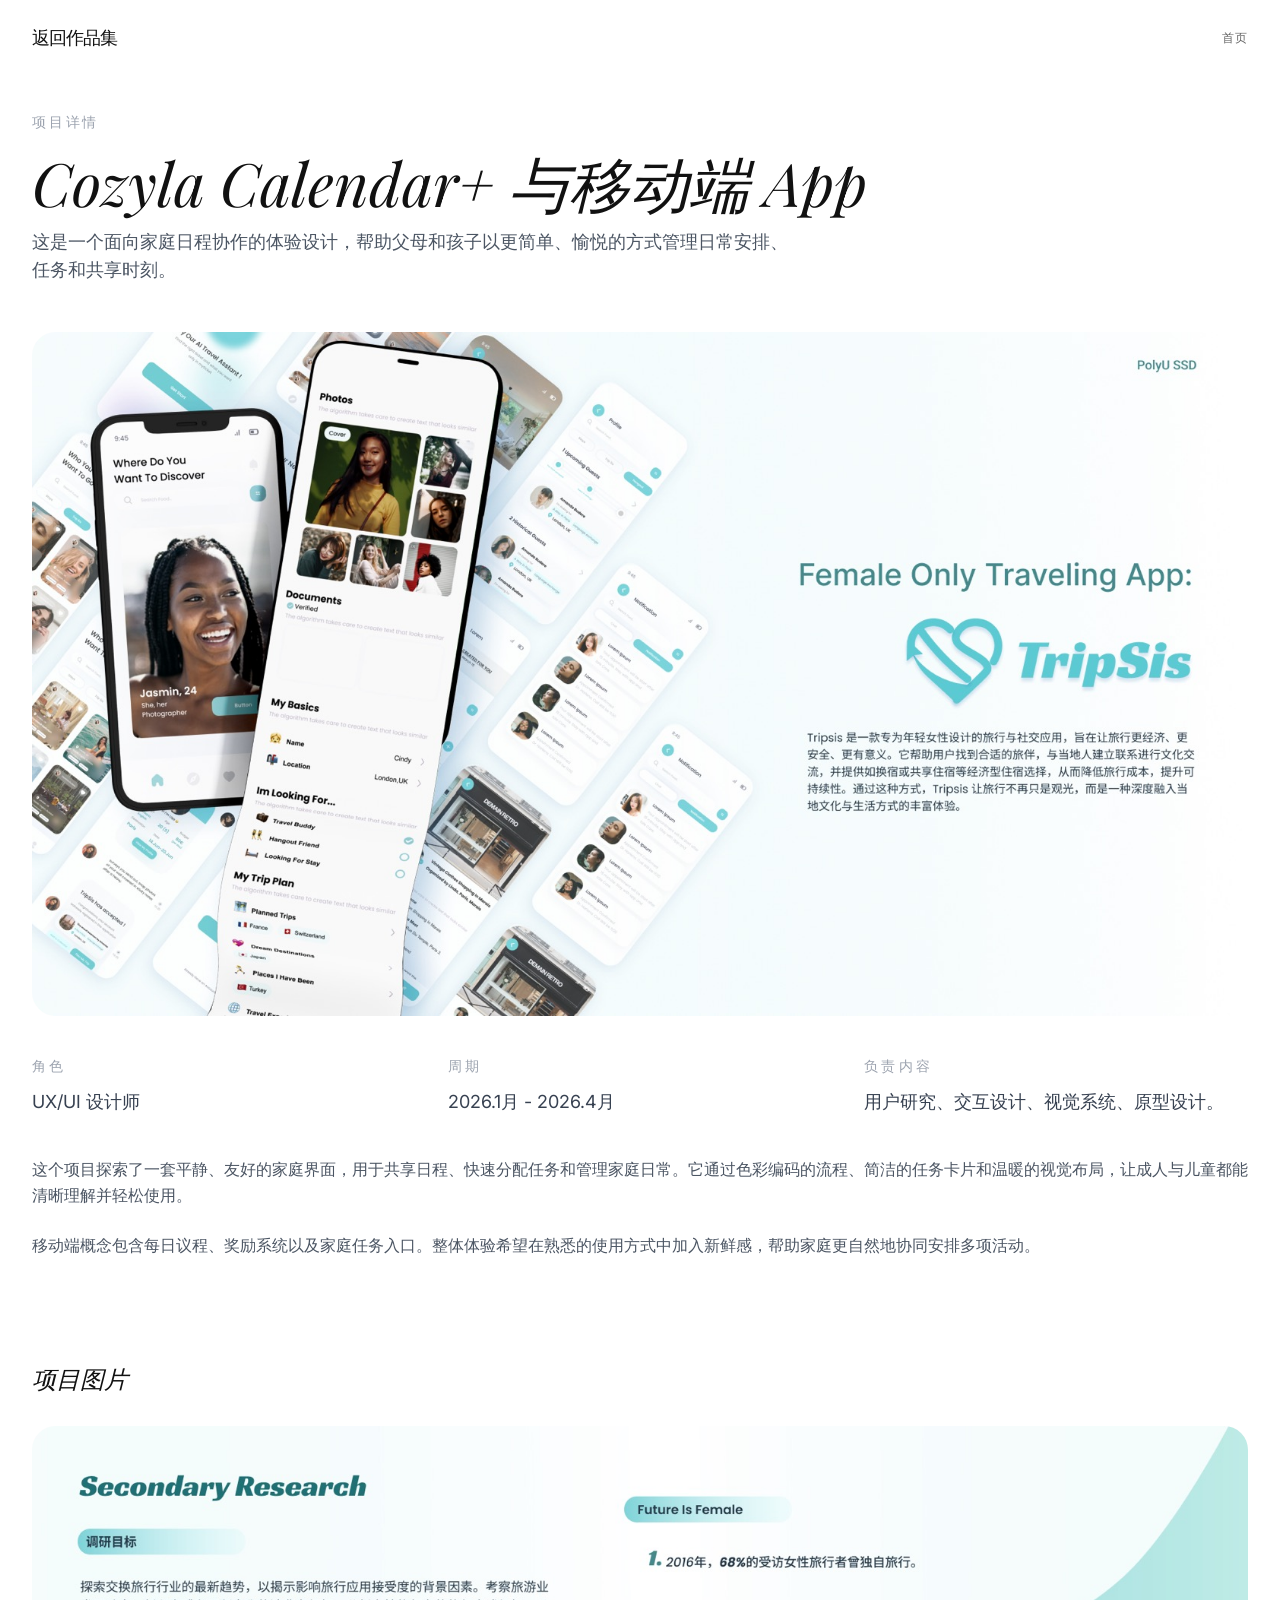
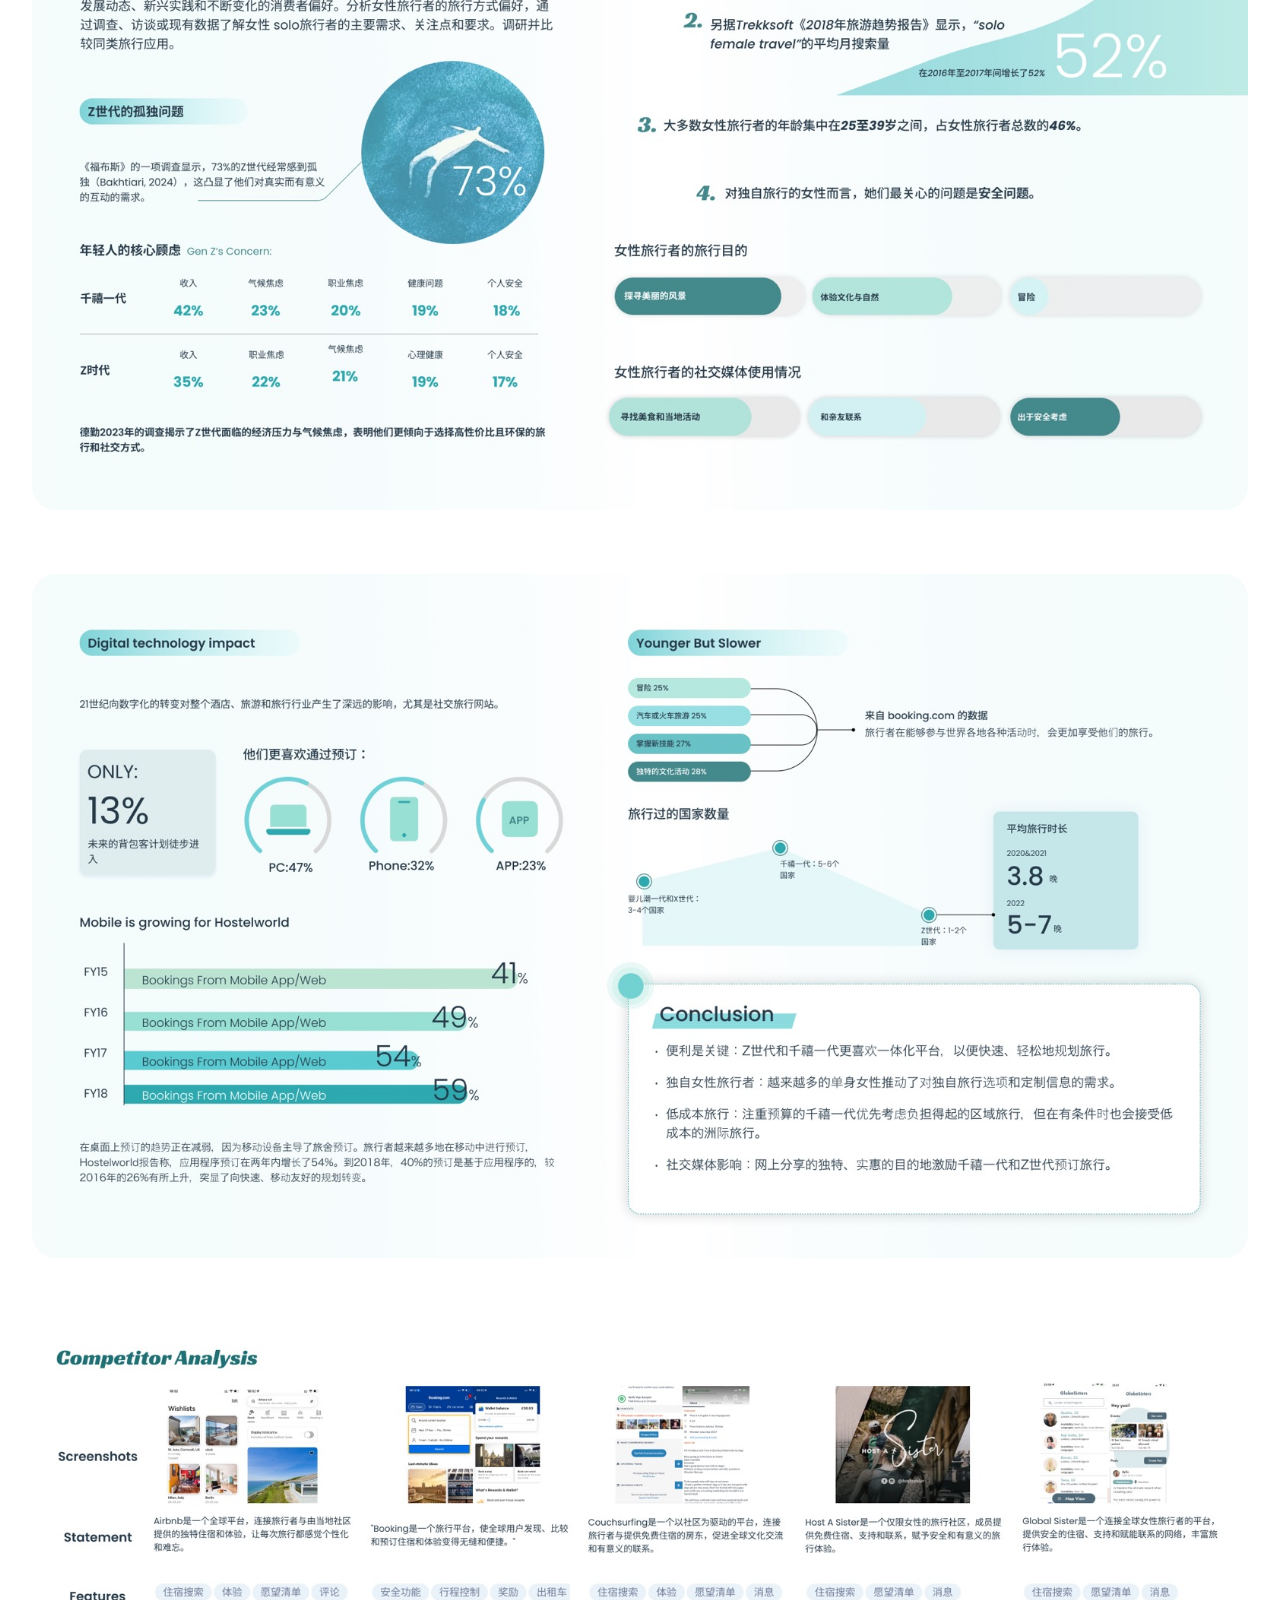
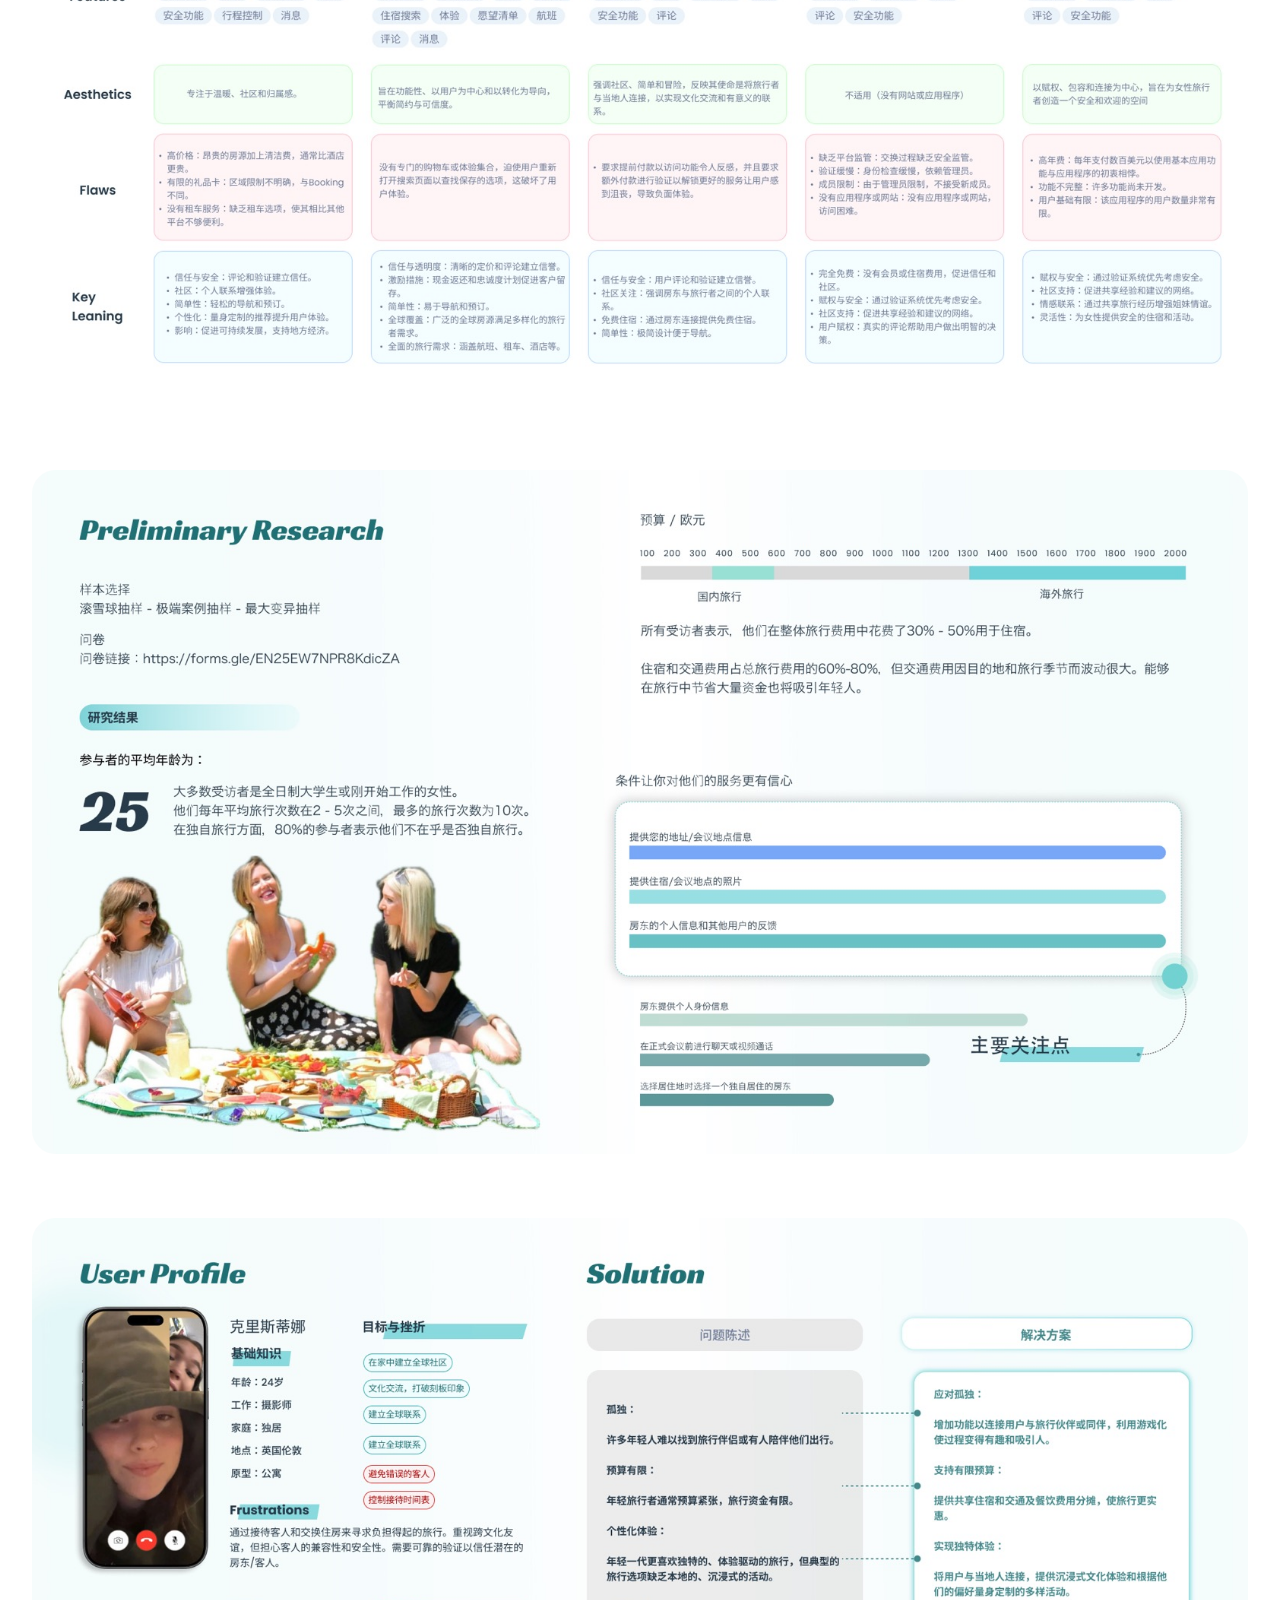
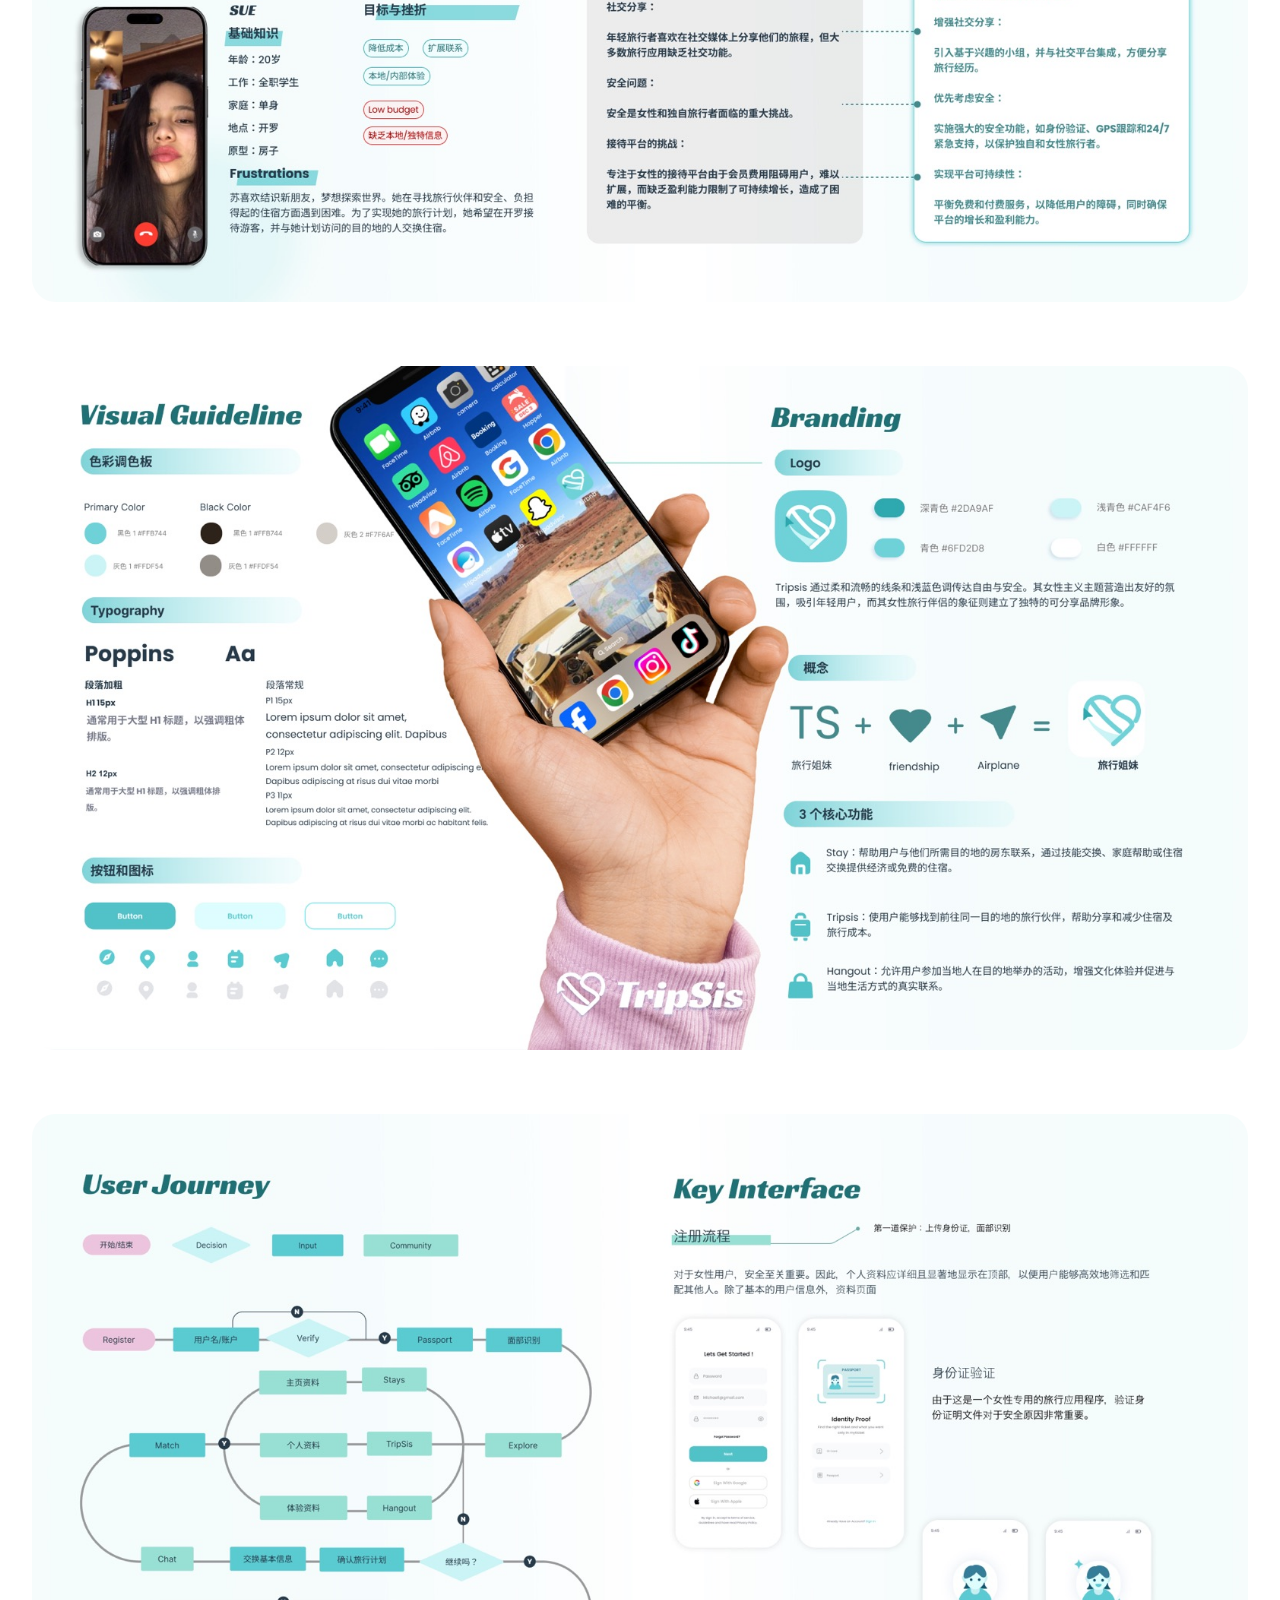
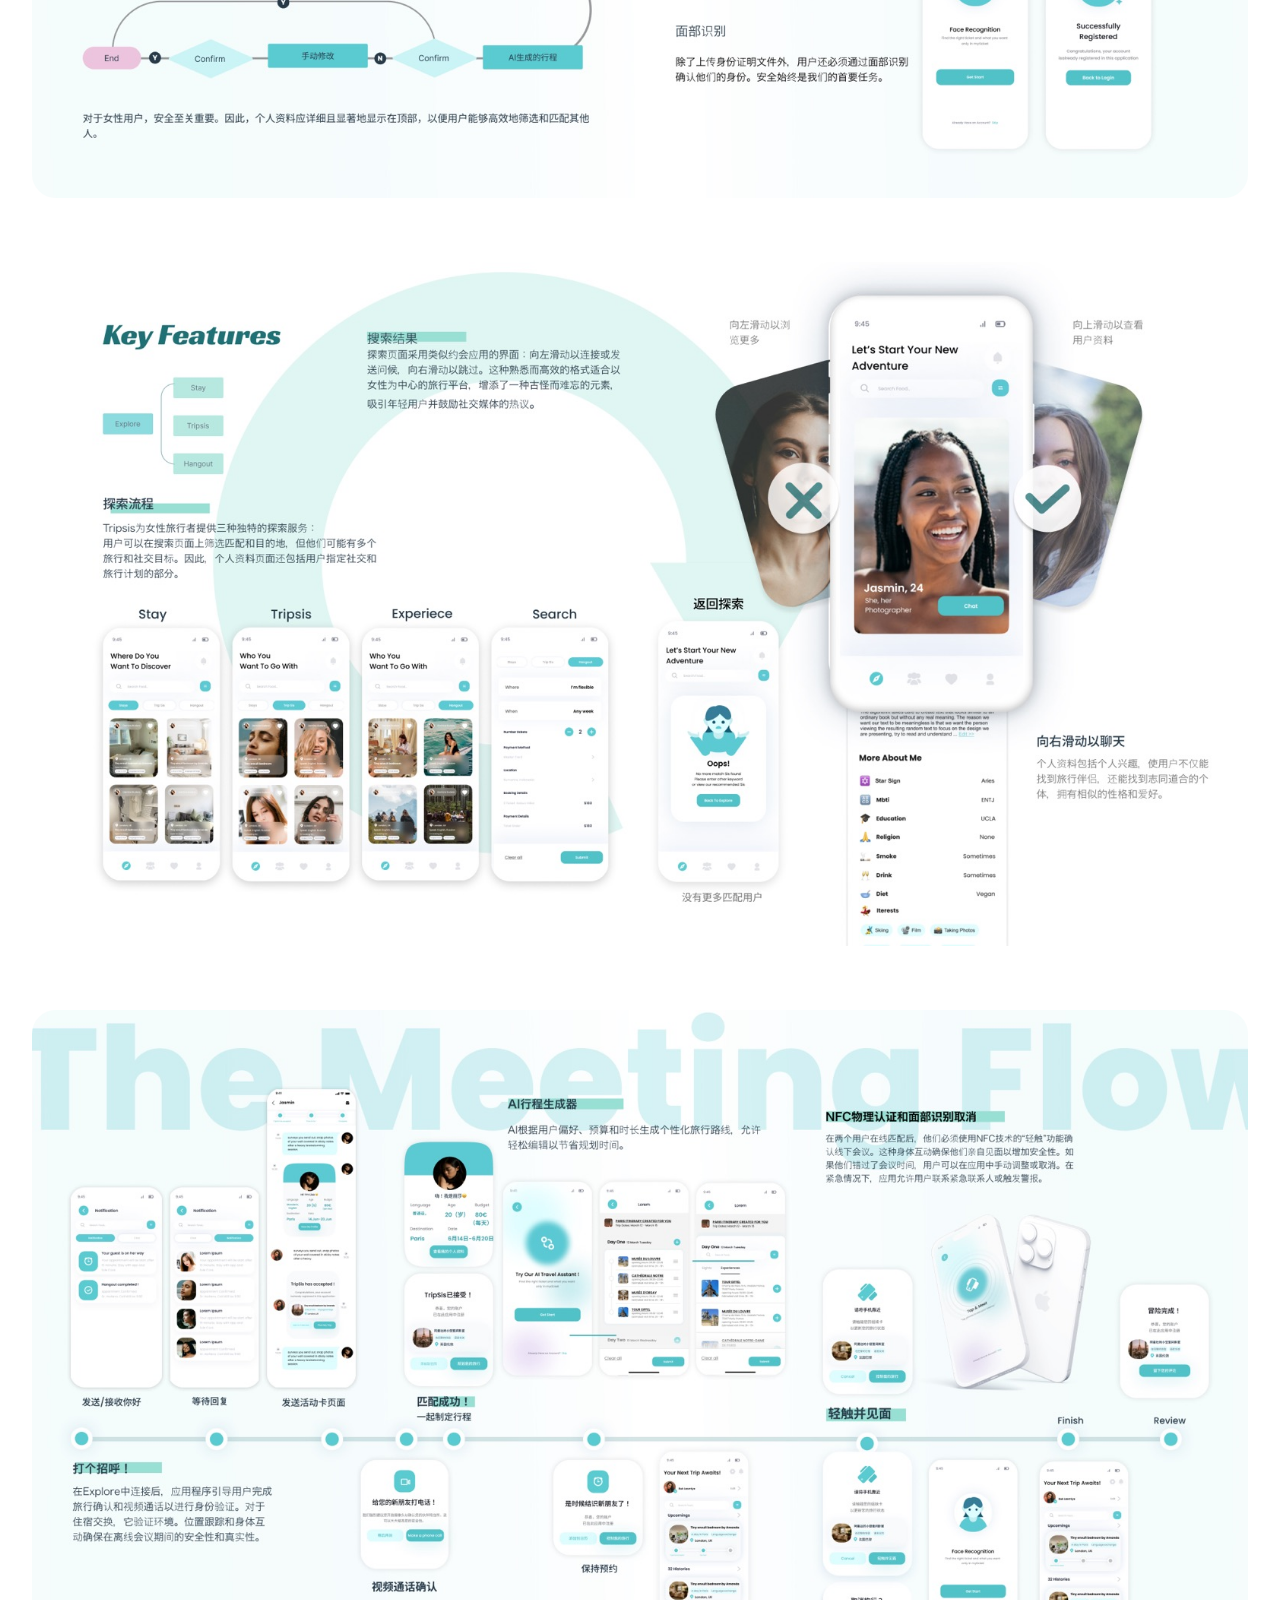
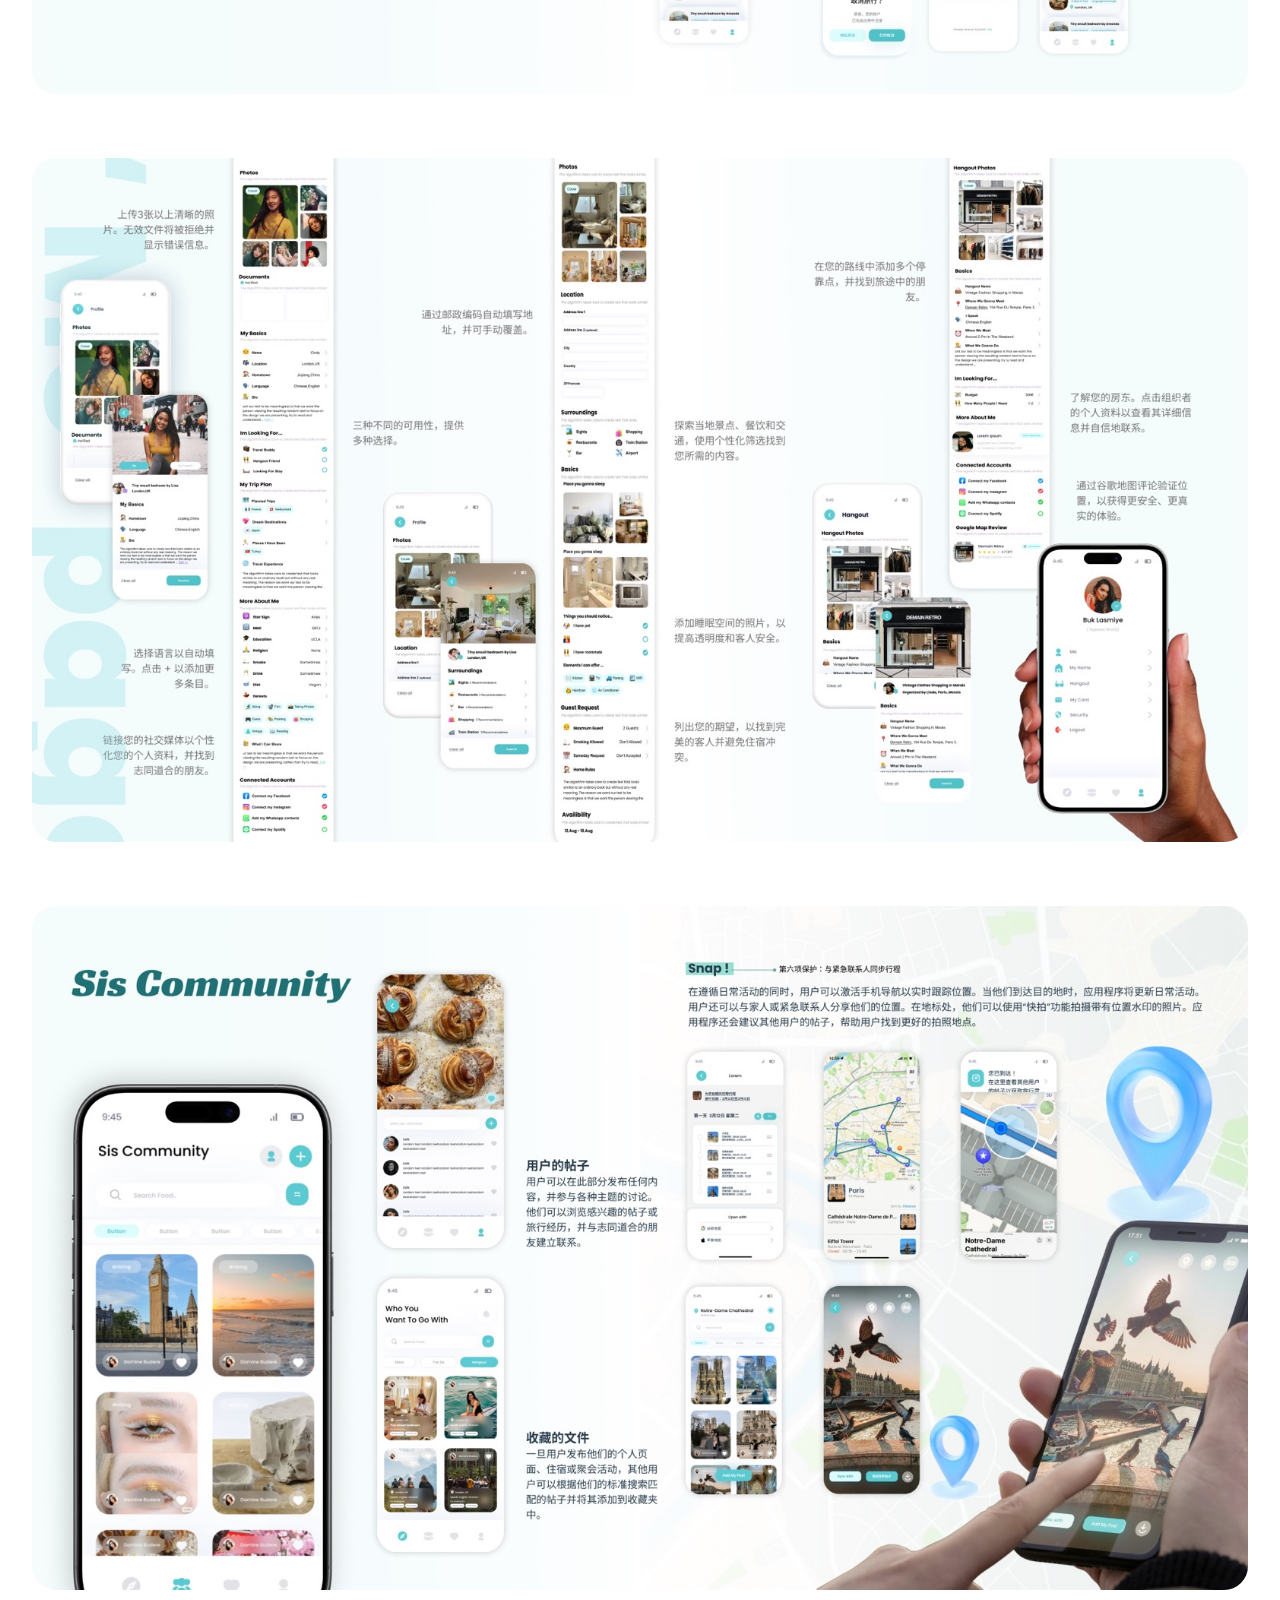
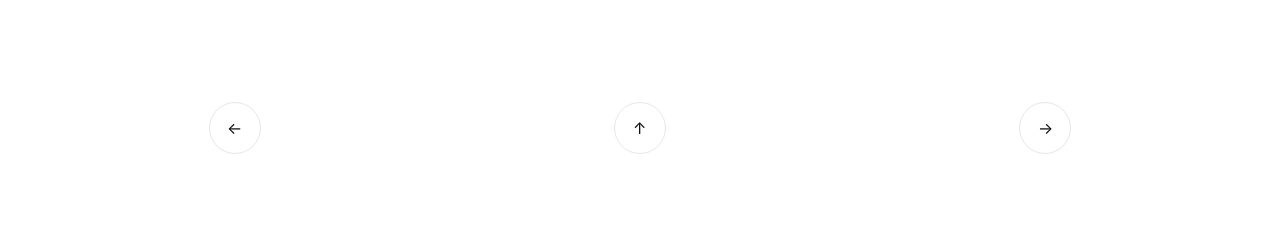
<file: project4-detail.html>
<!DOCTYPE html>
<html lang="en">
<head>
    <meta charset="UTF-8">
    <meta name="viewport" content="width=device-width, initial-scale=1.0">
    <title>Project Detail | Trip Experience Design</title>
    <link rel="stylesheet" href="assets/tailwind.css">
    <link rel="preconnect" href="https://fonts.googleapis.com">
    <link rel="preconnect" href="https://fonts.gstatic.com" crossorigin>
    <link href="https://fonts.googleapis.com/css2?family=Inter:wght@300;400;500;600&family=Playfair+Display:ital,wght@0,400;0,600;1,400&display=swap" rel="stylesheet">
    <style>
        body { font-family: 'Inter', sans-serif; background-color: #ffffff; color: #111111; scroll-behavior: smooth; }
        .serif { font-family: 'Playfair Display', serif; }
        .nav-link { font-size: 0.75rem; text-transform: uppercase; letter-spacing: 0.1em; color: #666666; transition: color 0.3s ease; }
        .nav-link:hover { color: #111111; }
        .section-padding { padding-top: 6rem; padding-bottom: 6rem; }
        .image-reveal { opacity: 0; transform: translateY(48px); transition: opacity 0.9s ease, transform 0.9s ease; }
        .image-reveal.is-visible { opacity: 1; transform: translateY(0); }
        .project-gallery { display: flex; flex-direction: column; gap: 4rem; }
        .bottom-nav { padding: 7rem 0 6rem; }
        .nav-arrow {
            width: 3.25rem;
            height: 3.25rem;
            border: 1px solid #e5e7eb;
            border-radius: 9999px;
            display: inline-flex;
            align-items: center;
            justify-content: center;
            color: #111111;
            transition: background-color 0.25s ease, transform 0.25s ease;
        }
        .nav-arrow:hover { background-color: #f5f5f5; transform: translateY(-2px); }
        .nav-arrow.is-disabled { color: #c7c7c7; background: #f7f7f7; cursor: default; opacity: 0.72; }
        .nav-arrow.is-disabled:hover { transform: none; }
        .boundary-message { display: none; }
    </style>
</head>
<body class="antialiased">
    <nav class="fixed top-0 w-full z-50 bg-white/90 backdrop-blur-md">
        <div class="max-w-7xl mx-auto px-8 py-6 flex items-center justify-between">
            <a href="index.html" class="text-lg font-medium tracking-tighter">Back to Portfolio</a>
            <a href="index.html" class="nav-link">Home</a>
        </div>
    </nav>

    <main class="pt-28 px-8">
        <div class="max-w-7xl mx-auto">
            <div class="mb-12">
                <p class="text-sm uppercase tracking-[0.2em] text-gray-400 font-medium">Project Detail</p>
                <h1 class="text-5xl md:text-6xl serif italic mt-5">Cozyla Calendar+ & Mobile App</h1>
                <p class="text-lg text-gray-600 mt-4 max-w-3xl">A family scheduling experience designed to help parents and children manage routines, tasks, and shared moments with simplicity and delight.</p>
            </div>

            <div class="space-y-10">
                <div class="aspect-[16/9] bg-gray-200 rounded-3xl overflow-hidden image-reveal">
                    <img loading="eager" decoding="async" src="optimized/detail/Project4-trip-0.jpg" alt="Trip project cover" class="w-full h-full object-cover" />
                </div>

                <div class="grid grid-cols-1 lg:grid-cols-3 gap-8">
                    <div class="space-y-3">
                        <h2 class="text-sm uppercase tracking-[0.24em] text-gray-400 font-medium">Role</h2>
                        <p class="text-lg text-gray-700">UX/UI Designer</p>
                    </div>
                    <div class="space-y-3">
                        <h2 class="text-sm uppercase tracking-[0.24em] text-gray-400 font-medium">Timeline</h2>
                        <p class="text-lg text-gray-700">Jan 2026 — Apr 2026</p>
                    </div>
                    <div class="space-y-3">
                        <h2 class="text-sm uppercase tracking-[0.24em] text-gray-400 font-medium">Contribution</h2>
                        <p class="text-lg text-gray-700">Research, interaction design, visual system, prototype.</p>
                    </div>
                </div>

                <div class="space-y-6 text-gray-600 leading-relaxed">
                    <p>This project explores a calm, family-friendly interface for shared schedules, quick task handoff, and household routines. It prioritizes clarity for both adults and children through color-coded workflows, simple task cards, and a visually warm layout.</p>
                    <p>The mobile app concept includes a daily agenda, rewards system, and easy access to family tasks. It is designed to feel familiar yet refreshing for families managing multiple activities together.</p>
                </div>

                <div class="pt-16">
                    <h2 class="text-2xl serif italic mb-8">Project Gallery</h2>
                    <div class="project-gallery">
                        <div class="aspect-[16/9] bg-gray-200 rounded-3xl overflow-hidden image-reveal">
                            <img loading="lazy" decoding="async" src="optimized/detail/Project4-trip-1.jpg" alt="Trip project image 1" class="w-full h-full object-cover" />
                        </div>
                        <div class="aspect-[16/9] bg-gray-200 rounded-3xl overflow-hidden image-reveal">
                            <img loading="lazy" decoding="async" src="optimized/detail/Project4-trip-2.jpg" alt="Trip project image 2" class="w-full h-full object-cover" />
                        </div>
                        <div class="aspect-[16/9] bg-gray-200 rounded-3xl overflow-hidden image-reveal">
                            <img loading="lazy" decoding="async" src="optimized/detail/Project4-trip-3.jpg" alt="Trip project image 3" class="w-full h-full object-cover" />
                        </div>
                        <div class="aspect-[16/9] bg-gray-200 rounded-3xl overflow-hidden image-reveal">
                            <img loading="lazy" decoding="async" src="optimized/detail/Project4-trip-4.jpg" alt="Trip project image 4" class="w-full h-full object-cover" />
                        </div>
                        <div class="aspect-[16/9] bg-gray-200 rounded-3xl overflow-hidden image-reveal">
                            <img loading="lazy" decoding="async" src="optimized/detail/Project4-trip-5.jpg" alt="Trip project image 5" class="w-full h-full object-cover" />
                        </div>
                        <div class="aspect-[16/9] bg-gray-200 rounded-3xl overflow-hidden image-reveal">
                            <img loading="lazy" decoding="async" src="optimized/detail/Project4-trip-6.jpg" alt="Trip project image 6" class="w-full h-full object-cover" />
                        </div>
                        <div class="aspect-[16/9] bg-gray-200 rounded-3xl overflow-hidden image-reveal">
                            <img loading="lazy" decoding="async" src="optimized/detail/Project4-trip-7.jpg" alt="Trip project image 7" class="w-full h-full object-cover" />
                        </div>
                        <div class="aspect-[16/9] bg-gray-200 rounded-3xl overflow-hidden image-reveal">
                            <img loading="lazy" decoding="async" src="optimized/detail/Project4-trip-8.jpg" alt="Trip project image 8" class="w-full h-full object-cover" />
                        </div>
                        <div class="aspect-[16/9] bg-gray-200 rounded-3xl overflow-hidden image-reveal">
                            <img loading="lazy" decoding="async" src="optimized/detail/Project4-trip-9.jpg" alt="Trip project image 9" class="w-full h-full object-cover" />
                        </div>
                        <div class="aspect-[16/9] bg-gray-200 rounded-3xl overflow-hidden image-reveal">
                            <img loading="lazy" decoding="async" src="optimized/detail/Project4-trip-10.jpg" alt="Trip project image 10" class="w-full h-full object-cover" />
                        </div>
                        <div class="aspect-[16/9] bg-gray-200 rounded-3xl overflow-hidden image-reveal">
                            <img loading="lazy" decoding="async" src="optimized/detail/Project4-trip-11.jpg" alt="Trip project image 11" class="w-full h-full object-cover" />
                        </div>
                    </div>
                </div>
            </div>

            <section class="bottom-nav">
                <div class="grid grid-cols-3 items-start text-center">
                    <div>
                        <button type="button" class="nav-arrow project-nav" data-target="project3-detail.html" aria-label="Previous project">←</button>
                        <p class="boundary-message"></p>
                    </div>
                    <div>
                        <button type="button" class="nav-arrow" data-scroll-top aria-label="Back to top">↑</button>
                    </div>
                    <div>
                        <button type="button" class="nav-arrow project-nav" data-target="project5-detail.html" aria-label="Next project">→</button>
                        <p class="boundary-message"></p>
                    </div>
                </div>
            </section>
        </div>
    </main>
    <script>
        const detailTranslations = {
            zh: {
                title: '项目详情 | Cozyla Calendar+ 与移动端 App',
                back: '返回作品集',
                home: '首页',
                label: '项目详情',
                projectTitle: 'Cozyla Calendar+ 与移动端 App',
                intro: '这是一个面向家庭日程协作的体验设计，帮助父母和孩子以更简单、愉悦的方式管理日常安排、任务和共享时刻。',
                roleLabel: '角色',
                role: 'UX/UI 设计师',
                timelineLabel: '周期',
                timeline: '2026.1月 - 2026.4月',
                contributionLabel: '负责内容',
                contribution: '用户研究、交互设计、视觉系统、原型设计。',
                bodyOne: '这个项目探索了一套平静、友好的家庭界面，用于共享日程、快速分配任务和管理家庭日常。它通过色彩编码的流程、简洁的任务卡片和温暖的视觉布局，让成人与儿童都能清晰理解并轻松使用。',
                bodyTwo: '移动端概念包含每日议程、奖励系统以及家庭任务入口。整体体验希望在熟悉的使用方式中加入新鲜感，帮助家庭更自然地协同安排多项活动。',
                gallery: '项目图片',
                prevLabel: '上一个项目',
                topLabel: '返回顶部',
                nextLabel: '下一个项目'
            },
            en: {
                title: 'Project Detail | Cozyla Calendar+ & Mobile App',
                back: 'Back to Portfolio',
                home: 'Home',
                label: 'Project Detail',
                projectTitle: 'Cozyla Calendar+ & Mobile App',
                intro: 'A family scheduling experience designed to help parents and children manage routines, tasks, and shared moments with simplicity and delight.',
                roleLabel: 'Role',
                role: 'UX/UI Designer',
                timelineLabel: 'Timeline',
                timeline: 'Jan 2026 - Apr 2026',
                contributionLabel: 'Contribution',
                contribution: 'Research, interaction design, visual system, prototype.',
                bodyOne: 'This project explores a calm, family-friendly interface for shared schedules, quick task handoff, and household routines. It prioritizes clarity for both adults and children through color-coded workflows, simple task cards, and a visually warm layout.',
                bodyTwo: 'The mobile app concept includes a daily agenda, rewards system, and easy access to family tasks. It is designed to feel familiar yet refreshing for families managing multiple activities together.',
                gallery: 'Project Gallery',
                prevLabel: 'Previous project',
                topLabel: 'Back to top',
                nextLabel: 'Next project'
            }
        };

        const getDetailLanguage = () => {
            const urlLanguage = new URLSearchParams(window.location.search).get('lang');
            if (urlLanguage === 'en' || urlLanguage === 'zh') return urlLanguage;
            return localStorage.getItem('portfolio-language') || 'zh';
        };

        const setupDetailLanguage = () => {
            const language = getDetailLanguage();
            const text = detailTranslations[language];
            const navLinks = document.querySelectorAll('nav a');
            const header = document.querySelector('.mb-12');
            const metaItems = document.querySelectorAll('main .grid > .space-y-3');
            const bodyParagraphs = document.querySelectorAll('.space-y-6.text-gray-600 p');
            const galleryHeading = document.querySelector('.pt-16 h2');
            const topButton = document.querySelector('[data-scroll-top]');
            const projectButtons = document.querySelectorAll('.project-nav');

            document.title = text.title;
            document.documentElement.lang = language === 'zh' ? 'zh-CN' : 'en';
            localStorage.setItem('portfolio-language', language);

            navLinks.forEach((link, index) => {
                link.textContent = index === 0 ? text.back : text.home;
                link.href = index === 0 ? `index.html?lang=${language}#design` : `index.html?lang=${language}#home`;
            });

            if (header) {
                header.querySelector('p').textContent = text.label;
                header.querySelector('h1').textContent = text.projectTitle;
                header.querySelector('p.text-lg').textContent = text.intro;
            }

            const metaText = [
                [text.roleLabel, text.role],
                [text.timelineLabel, text.timeline],
                [text.contributionLabel, text.contribution]
            ];
            metaItems.forEach((item, index) => {
                item.querySelector('h2').textContent = metaText[index][0];
                item.querySelector('p').textContent = metaText[index][1];
            });

            if (bodyParagraphs[0]) bodyParagraphs[0].textContent = text.bodyOne;
            if (bodyParagraphs[1]) bodyParagraphs[1].textContent = text.bodyTwo;
            if (galleryHeading) galleryHeading.textContent = text.gallery;
            if (topButton) topButton.setAttribute('aria-label', text.topLabel);
            projectButtons.forEach((button, index) => button.setAttribute('aria-label', index === 0 ? text.prevLabel : text.nextLabel));
        };

        setupDetailLanguage();

        const revealObserver = new IntersectionObserver((entries) => {
            entries.forEach((entry) => {
                if (entry.isIntersecting) {
                    entry.target.classList.add('is-visible');
                    revealObserver.unobserve(entry.target);
                }
            });
        }, { threshold: 0.18 });

        document.querySelectorAll('.image-reveal').forEach((image) => revealObserver.observe(image));

        document.querySelector('[data-scroll-top]').addEventListener('click', () => {
            window.scrollTo({ top: 0, behavior: 'smooth' });
        });

        document.querySelectorAll('.project-nav').forEach((button) => {
            button.addEventListener('click', () => {
                const target = button.dataset.target;
                if (target) {
                    const url = new URL(target, window.location.href);
                    url.searchParams.set('lang', getDetailLanguage());
                    window.location.href = `${url.pathname.split('/').pop()}${url.search}`;
                    return;
                }
            });
        });
    </script>
</body>
</html>
</file>
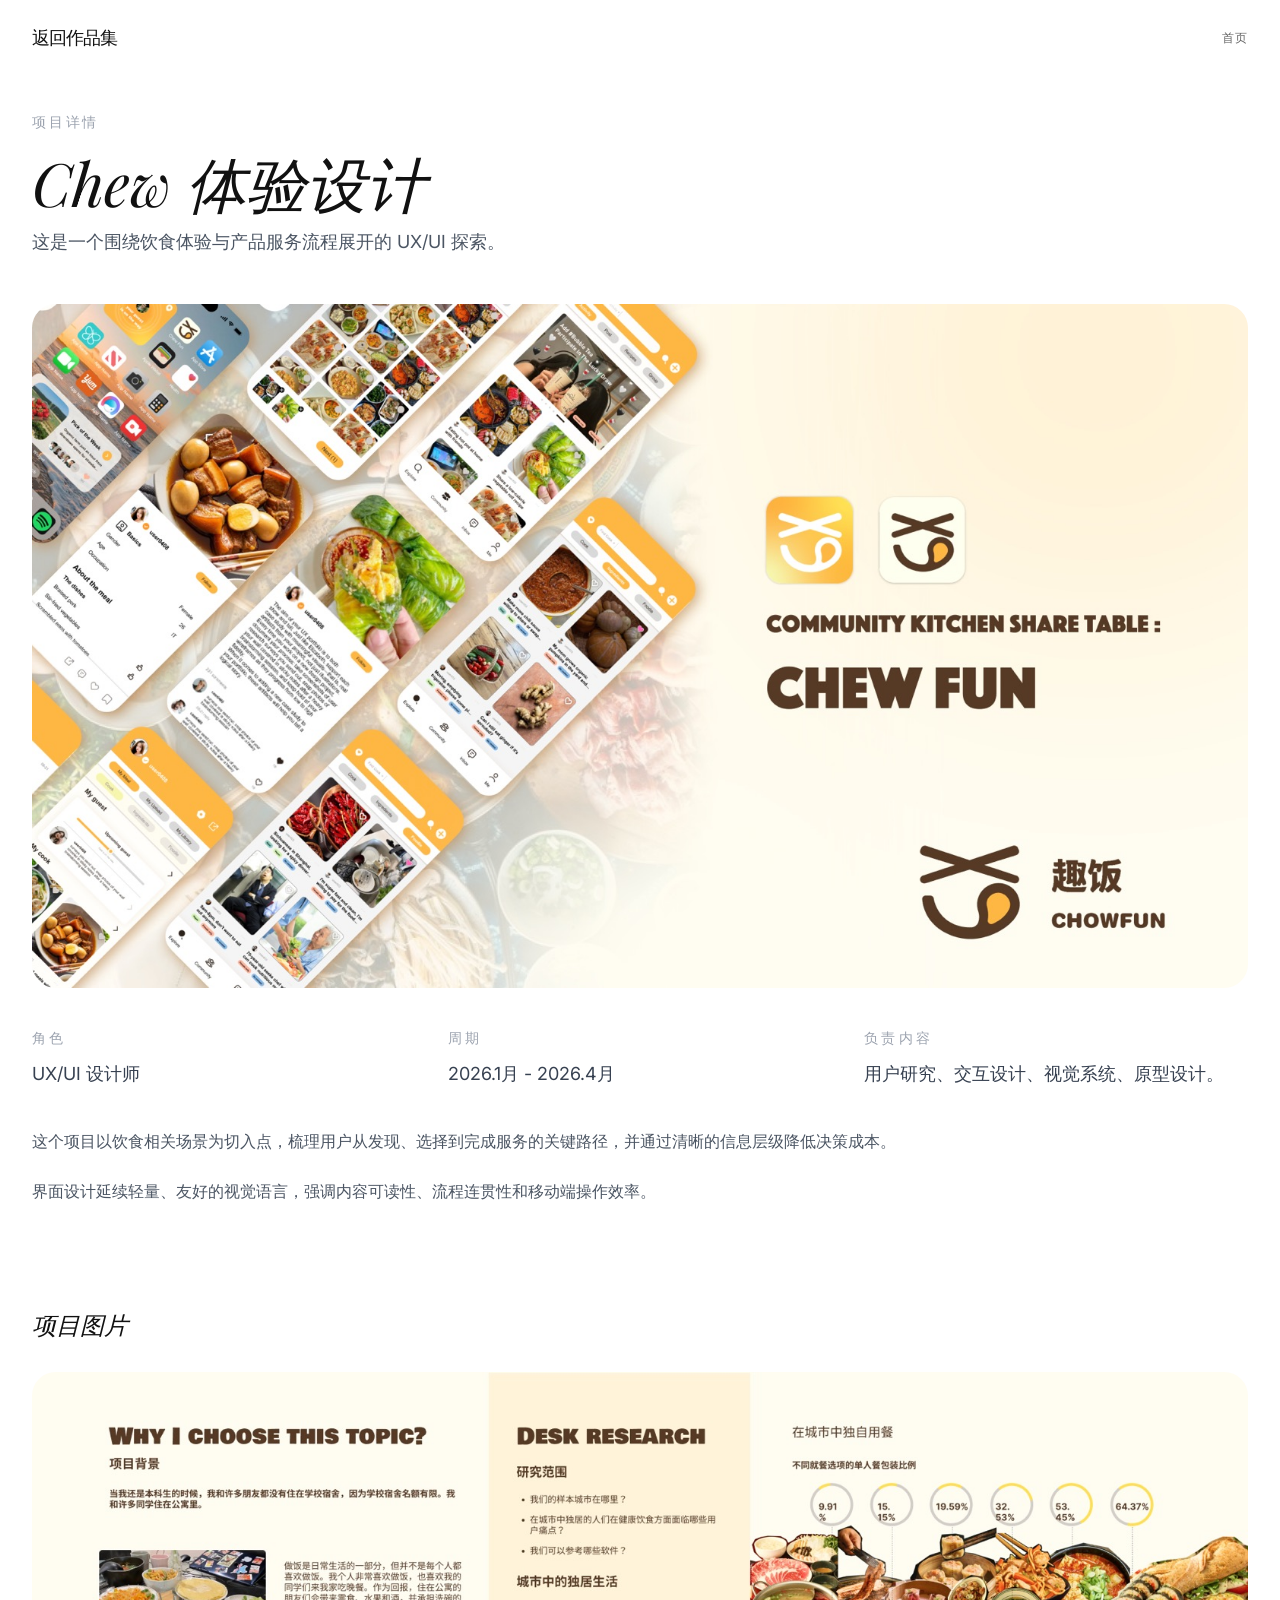
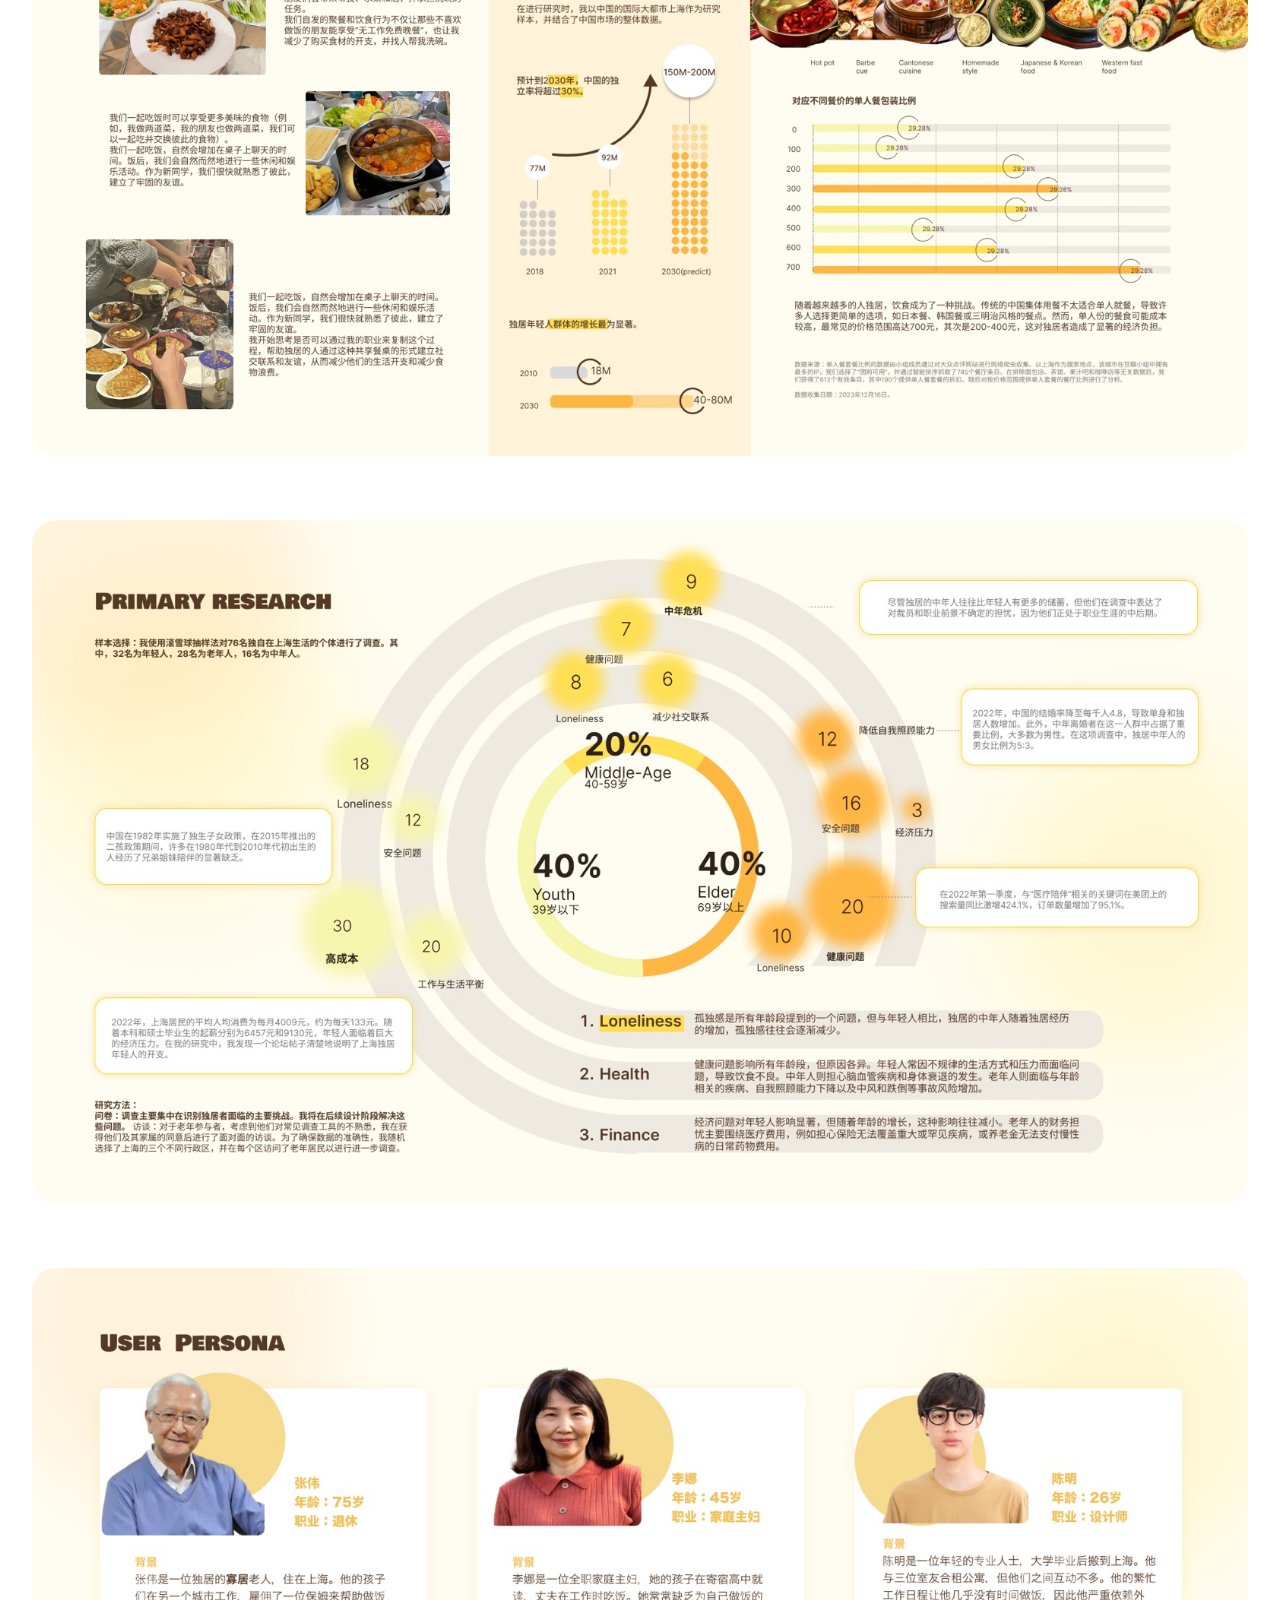
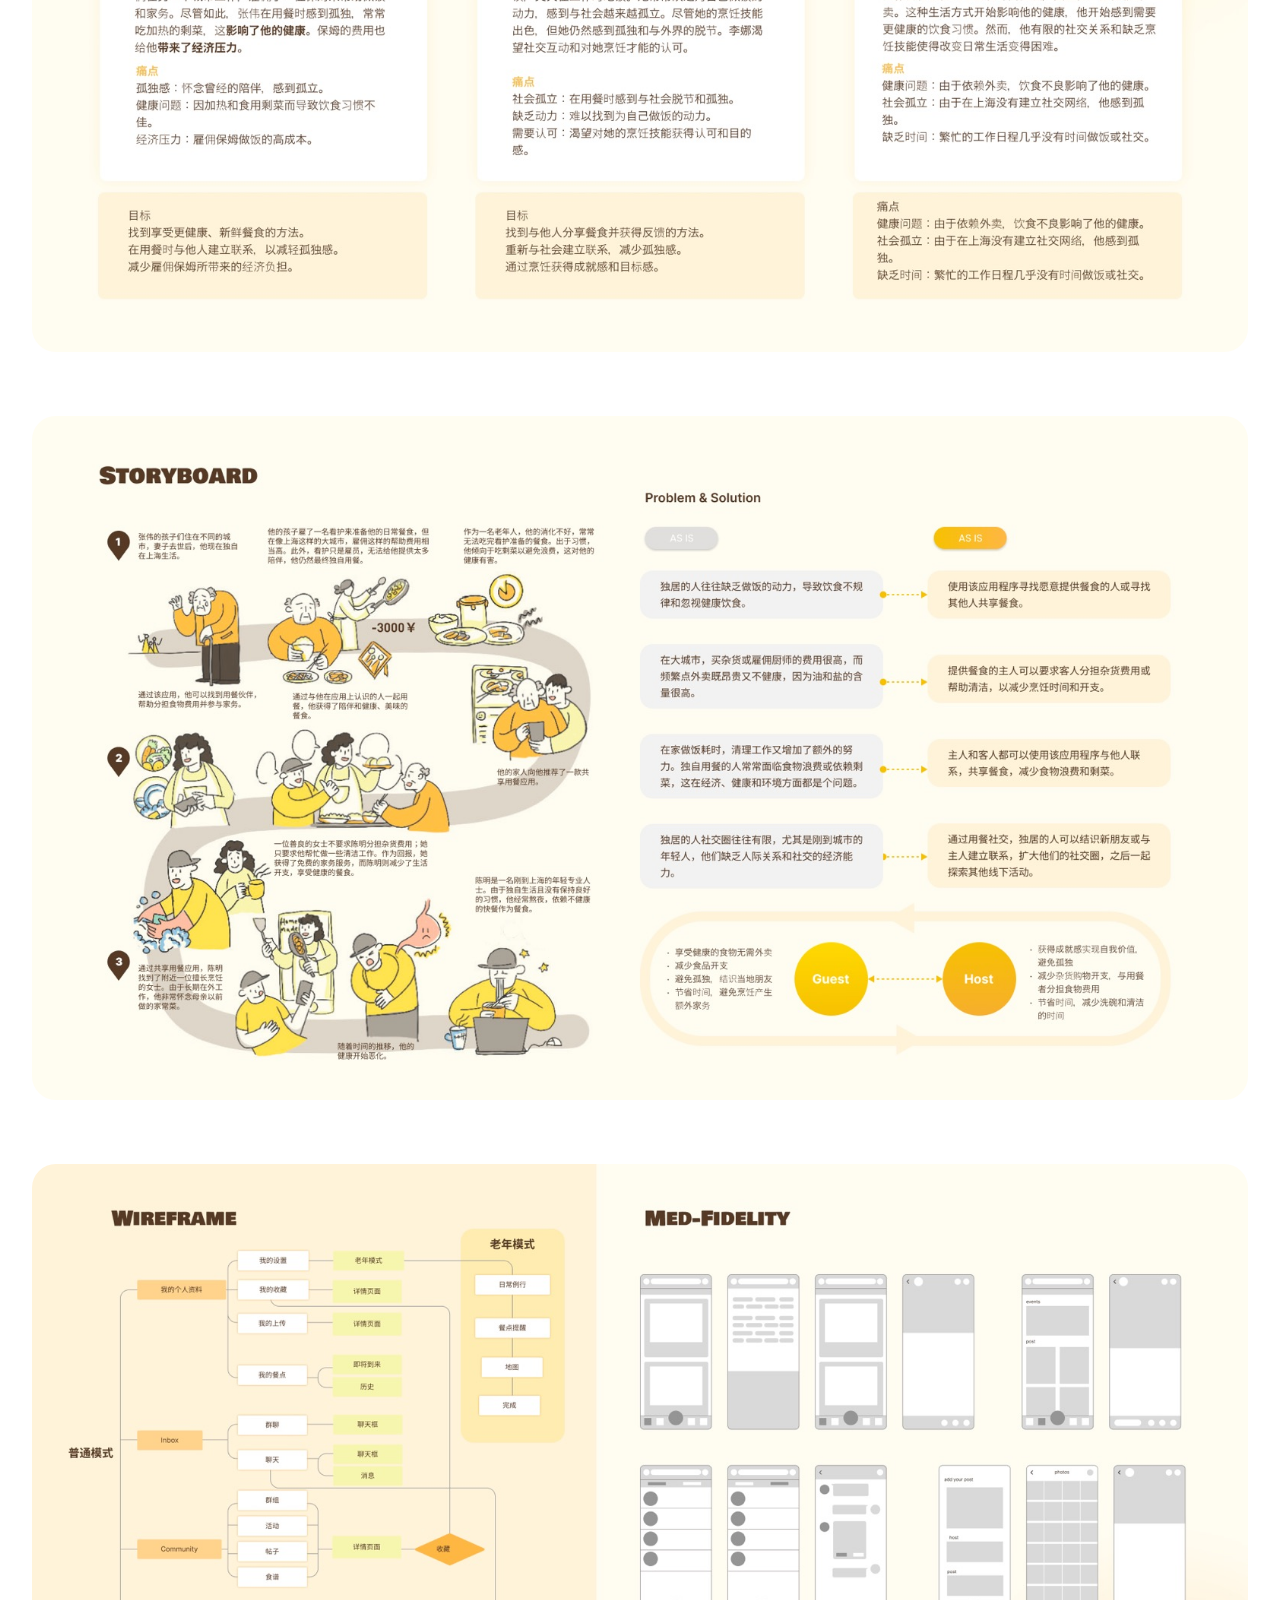
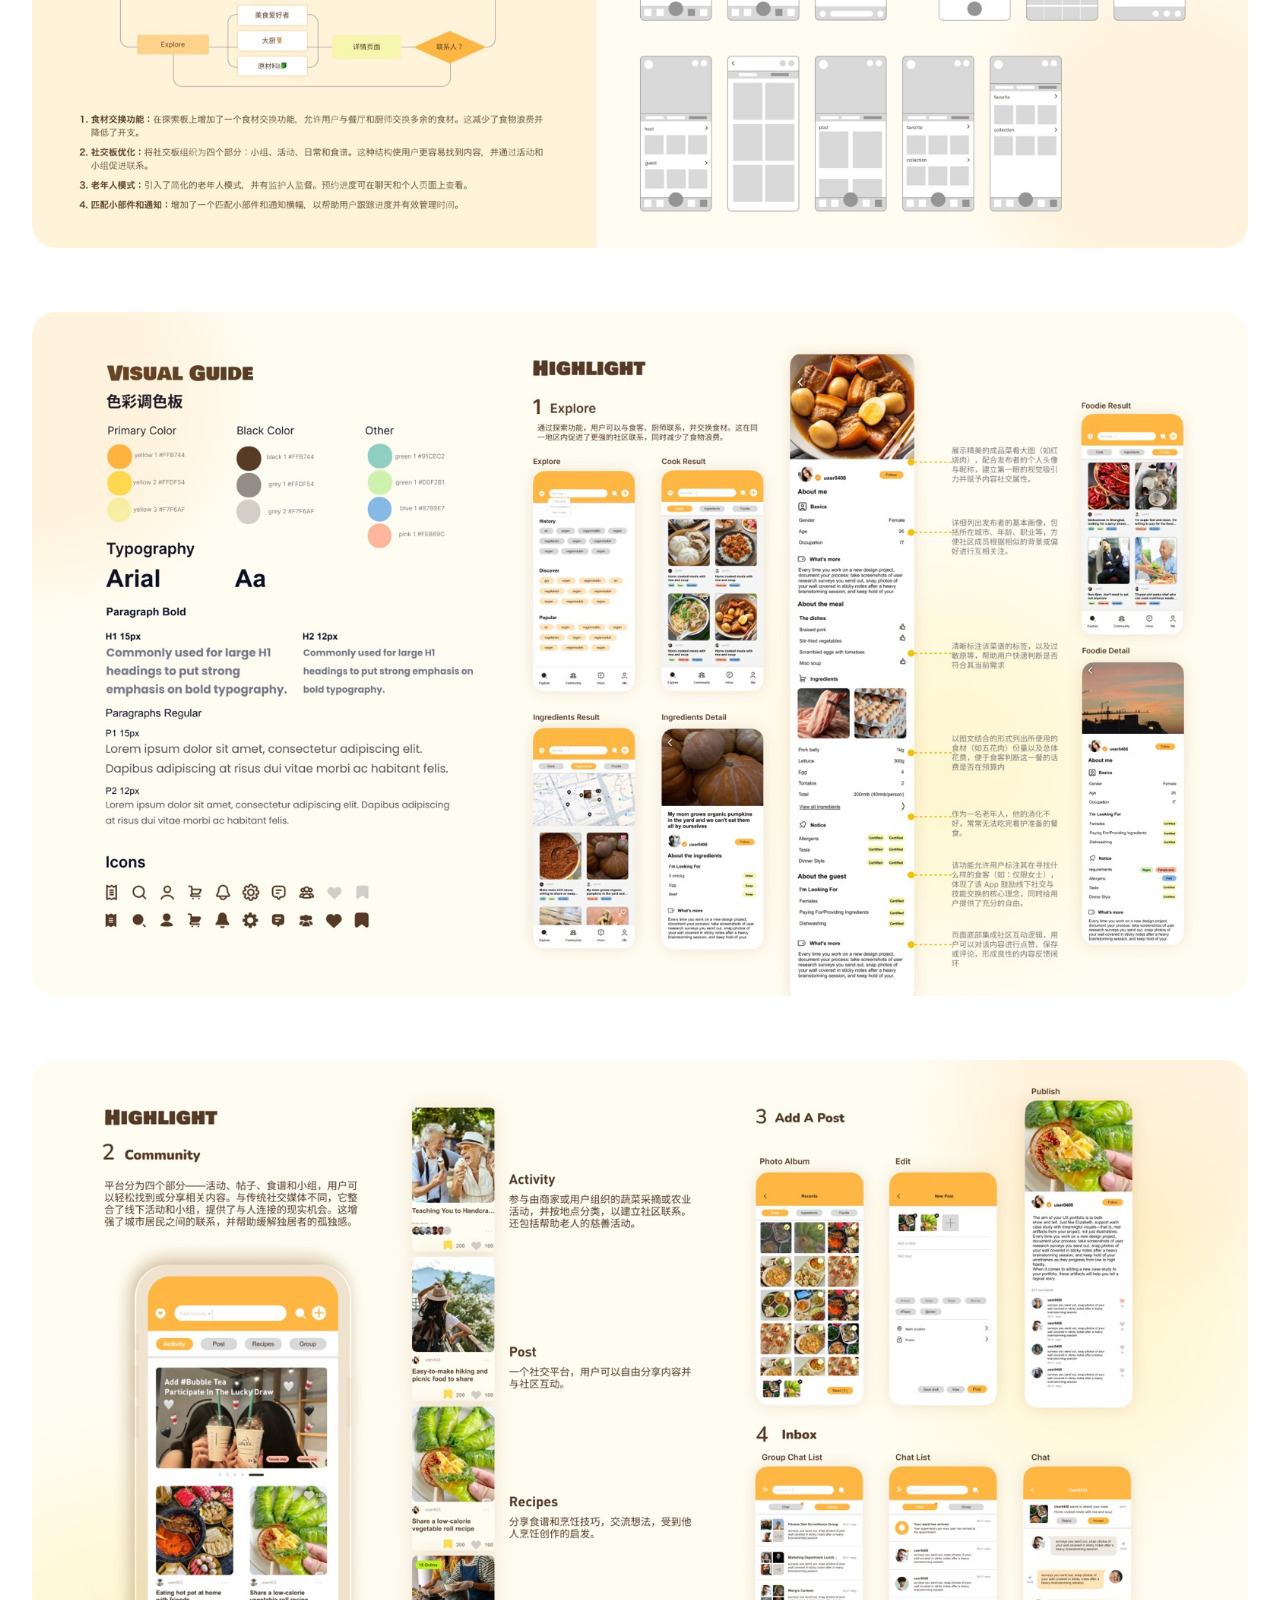
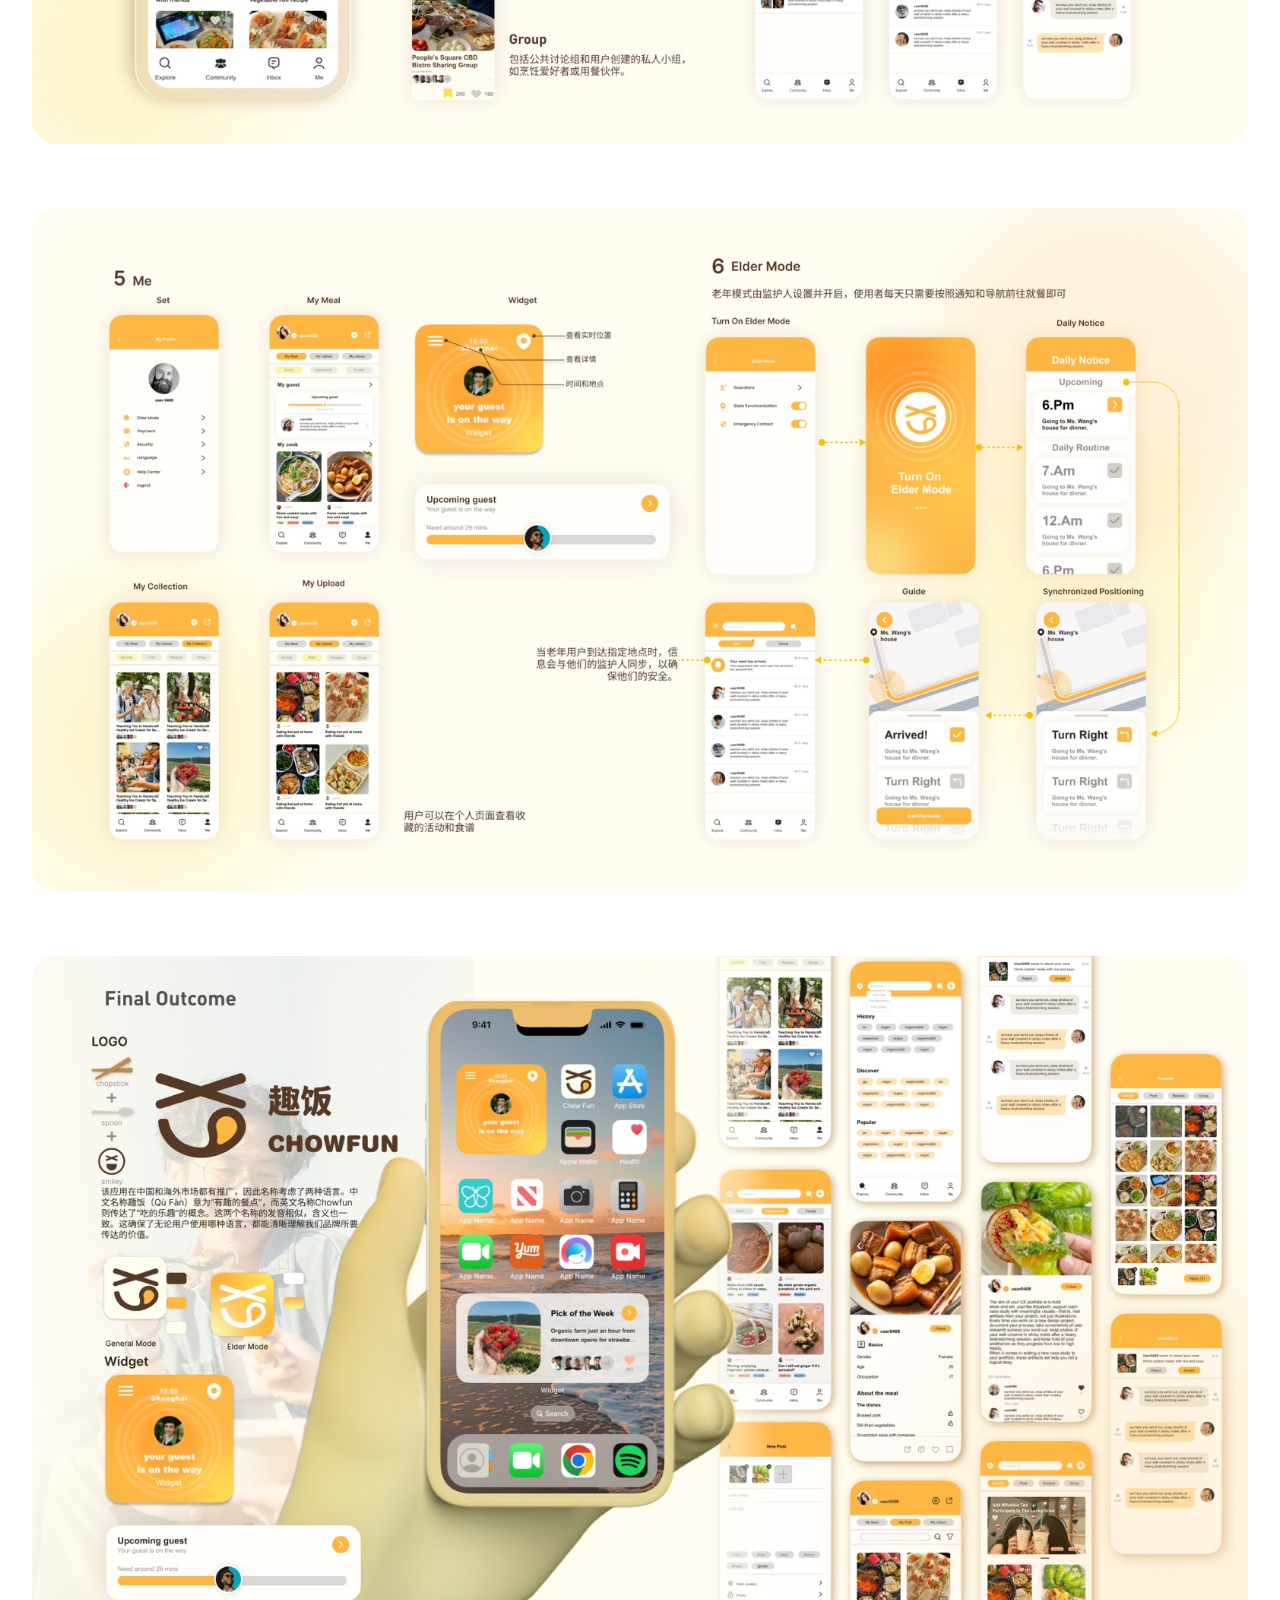
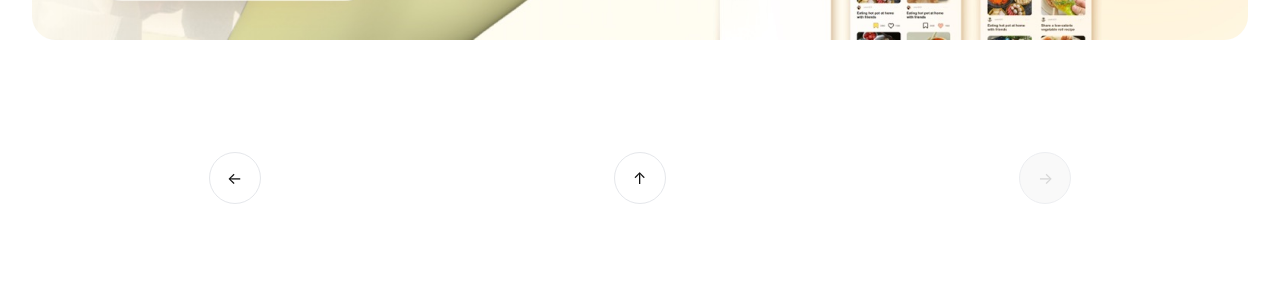
<file: project5-detail.html>
<!DOCTYPE html>
<html lang="en">
<head>
    <meta charset="UTF-8">
    <meta name="viewport" content="width=device-width, initial-scale=1.0">
    <title>Project Detail | Chew Experience Design</title>
    <link rel="stylesheet" href="assets/tailwind.css">
    <link rel="preconnect" href="https://fonts.googleapis.com">
    <link rel="preconnect" href="https://fonts.gstatic.com" crossorigin>
    <link href="https://fonts.googleapis.com/css2?family=Inter:wght@300;400;500;600&family=Playfair+Display:ital,wght@0,400;0,600;1,400&display=swap" rel="stylesheet">
    <style>
        body { font-family: 'Inter', sans-serif; background-color: #ffffff; color: #111111; scroll-behavior: smooth; }
        .serif { font-family: 'Playfair Display', serif; }
        .nav-link { font-size: 0.75rem; text-transform: uppercase; letter-spacing: 0.1em; color: #666666; transition: color 0.3s ease; }
        .nav-link:hover { color: #111111; }
        .section-padding { padding-top: 6rem; padding-bottom: 6rem; }
        .image-reveal { opacity: 0; transform: translateY(48px); transition: opacity 0.9s ease, transform 0.9s ease; }
        .image-reveal.is-visible { opacity: 1; transform: translateY(0); }
        .project-gallery { display: flex; flex-direction: column; gap: 4rem; }
        .bottom-nav { padding: 7rem 0 6rem; }
        .nav-arrow {
            width: 3.25rem;
            height: 3.25rem;
            border: 1px solid #e5e7eb;
            border-radius: 9999px;
            display: inline-flex;
            align-items: center;
            justify-content: center;
            color: #111111;
            transition: background-color 0.25s ease, transform 0.25s ease;
        }
        .nav-arrow:hover { background-color: #f5f5f5; transform: translateY(-2px); }
        .nav-arrow.is-disabled { color: #c7c7c7; background: #f7f7f7; cursor: default; opacity: 0.72; }
        .nav-arrow.is-disabled:hover { transform: none; }
        .boundary-message { display: none; }
    </style>
</head>
<body class="antialiased">
    <nav class="fixed top-0 w-full z-50 bg-white/90 backdrop-blur-md">
        <div class="max-w-7xl mx-auto px-8 py-6 flex items-center justify-between">
            <a href="index.html" class="text-lg font-medium tracking-tighter">Back to Portfolio</a>
            <a href="index.html" class="nav-link">Home</a>
        </div>
    </nav>

    <main class="pt-28 px-8">
        <div class="max-w-7xl mx-auto">
            <div class="mb-12">
                <p class="text-sm uppercase tracking-[0.2em] text-gray-400 font-medium">Project Detail</p>
                <h1 class="text-5xl md:text-6xl serif italic mt-5">Chew Experience Design</h1>
                <p class="text-lg text-gray-600 mt-4 max-w-3xl">A UX/UI exploration around food experiences and product-service flows.</p>
            </div>

            <div class="space-y-10">
                <div class="aspect-[16/9] bg-gray-200 rounded-3xl overflow-hidden image-reveal">
                    <img loading="eager" decoding="async" src="optimized/detail/Project5-chew-0.jpg" alt="Chew project cover" class="w-full h-full object-cover" />
                </div>

                <div class="grid grid-cols-1 lg:grid-cols-3 gap-8">
                    <div class="space-y-3">
                        <h2 class="text-sm uppercase tracking-[0.24em] text-gray-400 font-medium">Role</h2>
                        <p class="text-lg text-gray-700">UX/UI Designer</p>
                    </div>
                    <div class="space-y-3">
                        <h2 class="text-sm uppercase tracking-[0.24em] text-gray-400 font-medium">Timeline</h2>
                        <p class="text-lg text-gray-700">Jan 2026 — Apr 2026</p>
                    </div>
                    <div class="space-y-3">
                        <h2 class="text-sm uppercase tracking-[0.24em] text-gray-400 font-medium">Contribution</h2>
                        <p class="text-lg text-gray-700">Research, interaction design, visual system, prototype.</p>
                    </div>
                </div>

                <div class="space-y-6 text-gray-600 leading-relaxed">
                    <p>This project explores a calm, family-friendly interface for shared schedules, quick task handoff, and household routines. It prioritizes clarity for both adults and children through color-coded workflows, simple task cards, and a visually warm layout.</p>
                    <p>The mobile app concept includes a daily agenda, rewards system, and easy access to family tasks. It is designed to feel familiar yet refreshing for families managing multiple activities together.</p>
                </div>

                <div class="pt-16">
                    <h2 class="text-2xl serif italic mb-8">Project Gallery</h2>
                    <div class="project-gallery">
                        <div class="aspect-[16/9] bg-gray-200 rounded-3xl overflow-hidden image-reveal">
                            <img loading="lazy" decoding="async" src="optimized/detail/Project5-chew-1.jpg" alt="Chew project image 1" class="w-full h-full object-cover" />
                        </div>
                        <div class="aspect-[16/9] bg-gray-200 rounded-3xl overflow-hidden image-reveal">
                            <img loading="lazy" decoding="async" src="optimized/detail/Project5-chew-2.jpg" alt="Chew project image 2" class="w-full h-full object-cover" />
                        </div>
                        <div class="aspect-[16/9] bg-gray-200 rounded-3xl overflow-hidden image-reveal">
                            <img loading="lazy" decoding="async" src="optimized/detail/Project5-chew-3.jpg" alt="Chew project image 3" class="w-full h-full object-cover" />
                        </div>
                        <div class="aspect-[16/9] bg-gray-200 rounded-3xl overflow-hidden image-reveal">
                            <img loading="lazy" decoding="async" src="optimized/detail/Project5-chew-4.jpg" alt="Chew project image 4" class="w-full h-full object-cover" />
                        </div>
                        <div class="aspect-[16/9] bg-gray-200 rounded-3xl overflow-hidden image-reveal">
                            <img loading="lazy" decoding="async" src="optimized/detail/Project5-chew-5.jpg" alt="Chew project image 5" class="w-full h-full object-cover" />
                        </div>
                        <div class="aspect-[16/9] bg-gray-200 rounded-3xl overflow-hidden image-reveal">
                            <img loading="lazy" decoding="async" src="optimized/detail/Project5-chew-6.jpg" alt="Chew project image 6" class="w-full h-full object-cover" />
                        </div>
                        <div class="aspect-[16/9] bg-gray-200 rounded-3xl overflow-hidden image-reveal">
                            <img loading="lazy" decoding="async" src="optimized/detail/Project5-chew-7.jpg" alt="Chew project image 7" class="w-full h-full object-cover" />
                        </div>
                        <div class="aspect-[16/9] bg-gray-200 rounded-3xl overflow-hidden image-reveal">
                            <img loading="lazy" decoding="async" src="optimized/detail/Project5-chew-8.jpg" alt="Chew project image 8" class="w-full h-full object-cover" />
                        </div>
                        <div class="aspect-[16/9] bg-gray-200 rounded-3xl overflow-hidden image-reveal">
                            <img loading="lazy" decoding="async" src="optimized/detail/Project5-chew-9.jpg" alt="Chew project image 9" class="w-full h-full object-cover" />
                        </div>
                    </div>
                </div>
            </div>

            <section class="bottom-nav">
                <div class="grid grid-cols-3 items-start text-center">
                    <div>
                        <button type="button" class="nav-arrow project-nav" data-target="project4-detail.html" aria-label="Previous project">←</button>
                        <p class="boundary-message"></p>
                    </div>
                    <div>
                        <button type="button" class="nav-arrow" data-scroll-top aria-label="Back to top">↑</button>
                    </div>
                    <div>
                        <button type="button" class="nav-arrow project-nav is-disabled" aria-label="Next project">→</button>
                        <p class="boundary-message"></p>
                    </div>
                </div>
            </section>
        </div>
    </main>
    <script>
        const detailTranslations = {
            zh: {
                title: '项目详情 | Chew 体验设计',
                back: '返回作品集',
                home: '首页',
                label: '项目详情',
                projectTitle: 'Chew 体验设计',
                intro: '这是一个围绕饮食体验与产品服务流程展开的 UX/UI 探索。',
                roleLabel: '角色',
                role: 'UX/UI 设计师',
                timelineLabel: '周期',
                timeline: '2026.1月 - 2026.4月',
                contributionLabel: '负责内容',
                contribution: '用户研究、交互设计、视觉系统、原型设计。',
                bodyOne: '这个项目以饮食相关场景为切入点，梳理用户从发现、选择到完成服务的关键路径，并通过清晰的信息层级降低决策成本。',
                bodyTwo: '界面设计延续轻量、友好的视觉语言，强调内容可读性、流程连贯性和移动端操作效率。',
                gallery: '项目图片',
                prevLabel: '上一个项目',
                topLabel: '返回顶部',
                nextLabel: '下一个项目'
            },
            en: {
                title: 'Project Detail | Chew Experience Design',
                back: 'Back to Portfolio',
                home: 'Home',
                label: 'Project Detail',
                projectTitle: 'Chew Experience Design',
                intro: 'A UX/UI exploration around food experiences and product-service flows.',
                roleLabel: 'Role',
                role: 'UX/UI Designer',
                timelineLabel: 'Timeline',
                timeline: 'Jan 2026 - Apr 2026',
                contributionLabel: 'Contribution',
                contribution: 'Research, interaction design, visual system, prototype.',
                bodyOne: 'This project maps key moments across food-related discovery, selection, and service completion, using clear information hierarchy to reduce decision effort.',
                bodyTwo: 'The interface keeps a lightweight and friendly visual language, with attention to readability, flow continuity, and efficient mobile interaction.',
                gallery: 'Project Gallery',
                prevLabel: 'Previous project',
                topLabel: 'Back to top',
                nextLabel: 'Next project'
            }
        };

        const getDetailLanguage = () => {
            const urlLanguage = new URLSearchParams(window.location.search).get('lang');
            if (urlLanguage === 'en' || urlLanguage === 'zh') return urlLanguage;
            return localStorage.getItem('portfolio-language') || 'zh';
        };

        const setupDetailLanguage = () => {
            const language = getDetailLanguage();
            const text = detailTranslations[language];
            const navLinks = document.querySelectorAll('nav a');
            const header = document.querySelector('.mb-12');
            const metaItems = document.querySelectorAll('main .grid > .space-y-3');
            const bodyParagraphs = document.querySelectorAll('.space-y-6.text-gray-600 p');
            const galleryHeading = document.querySelector('.pt-16 h2');
            const topButton = document.querySelector('[data-scroll-top]');
            const projectButtons = document.querySelectorAll('.project-nav');

            document.title = text.title;
            document.documentElement.lang = language === 'zh' ? 'zh-CN' : 'en';
            localStorage.setItem('portfolio-language', language);

            navLinks.forEach((link, index) => {
                link.textContent = index === 0 ? text.back : text.home;
                link.href = index === 0 ? `index.html?lang=${language}#design` : `index.html?lang=${language}#home`;
            });

            if (header) {
                header.querySelector('p').textContent = text.label;
                header.querySelector('h1').textContent = text.projectTitle;
                header.querySelector('p.text-lg').textContent = text.intro;
            }

            const metaText = [
                [text.roleLabel, text.role],
                [text.timelineLabel, text.timeline],
                [text.contributionLabel, text.contribution]
            ];
            metaItems.forEach((item, index) => {
                item.querySelector('h2').textContent = metaText[index][0];
                item.querySelector('p').textContent = metaText[index][1];
            });

            if (bodyParagraphs[0]) bodyParagraphs[0].textContent = text.bodyOne;
            if (bodyParagraphs[1]) bodyParagraphs[1].textContent = text.bodyTwo;
            if (galleryHeading) galleryHeading.textContent = text.gallery;
            if (topButton) topButton.setAttribute('aria-label', text.topLabel);
            projectButtons.forEach((button, index) => button.setAttribute('aria-label', index === 0 ? text.prevLabel : text.nextLabel));
        };

        setupDetailLanguage();

        const revealObserver = new IntersectionObserver((entries) => {
            entries.forEach((entry) => {
                if (entry.isIntersecting) {
                    entry.target.classList.add('is-visible');
                    revealObserver.unobserve(entry.target);
                }
            });
        }, { threshold: 0.18 });

        document.querySelectorAll('.image-reveal').forEach((image) => revealObserver.observe(image));

        document.querySelector('[data-scroll-top]').addEventListener('click', () => {
            window.scrollTo({ top: 0, behavior: 'smooth' });
        });

        document.querySelectorAll('.project-nav').forEach((button) => {
            button.addEventListener('click', () => {
                const target = button.dataset.target;
                if (target) {
                    const url = new URL(target, window.location.href);
                    url.searchParams.set('lang', getDetailLanguage());
                    window.location.href = `${url.pathname.split('/').pop()}${url.search}`;
                    return;
                }
            });
        });
    </script>
</body>
</html>
</file>
